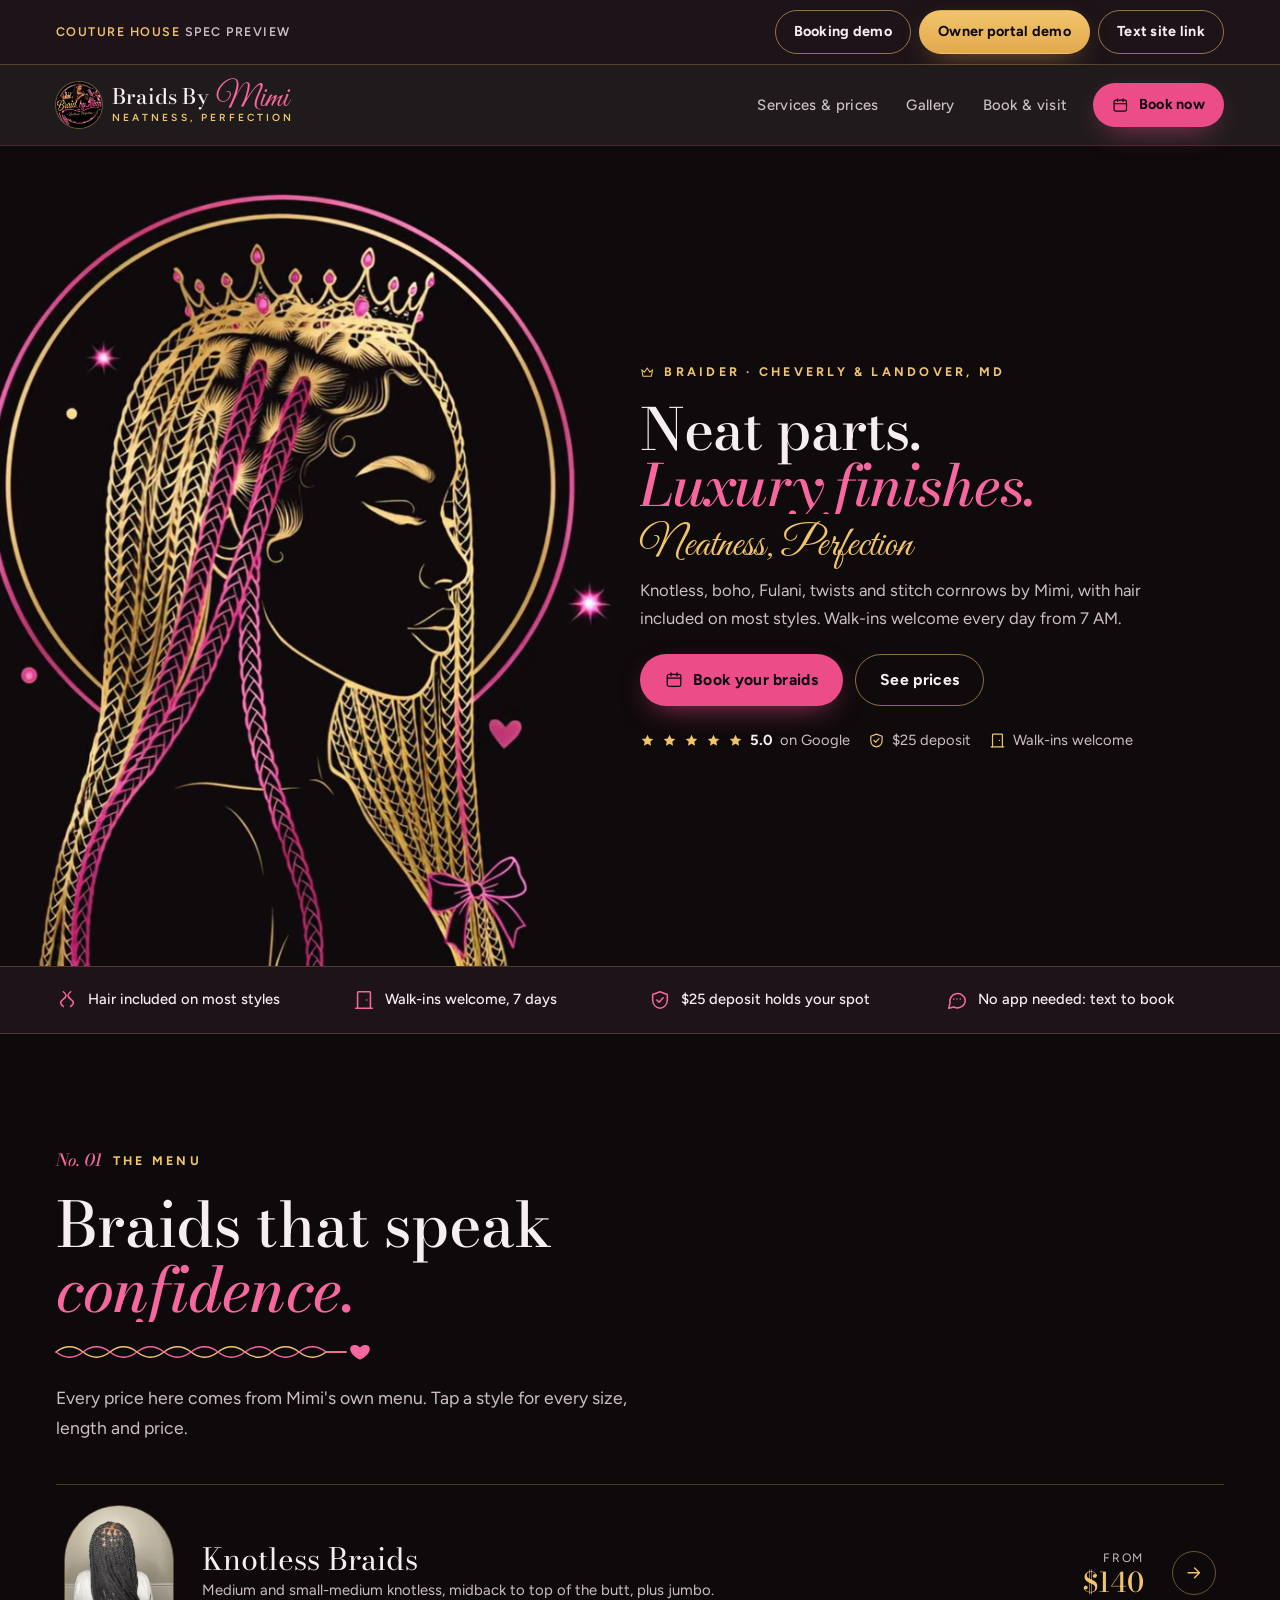
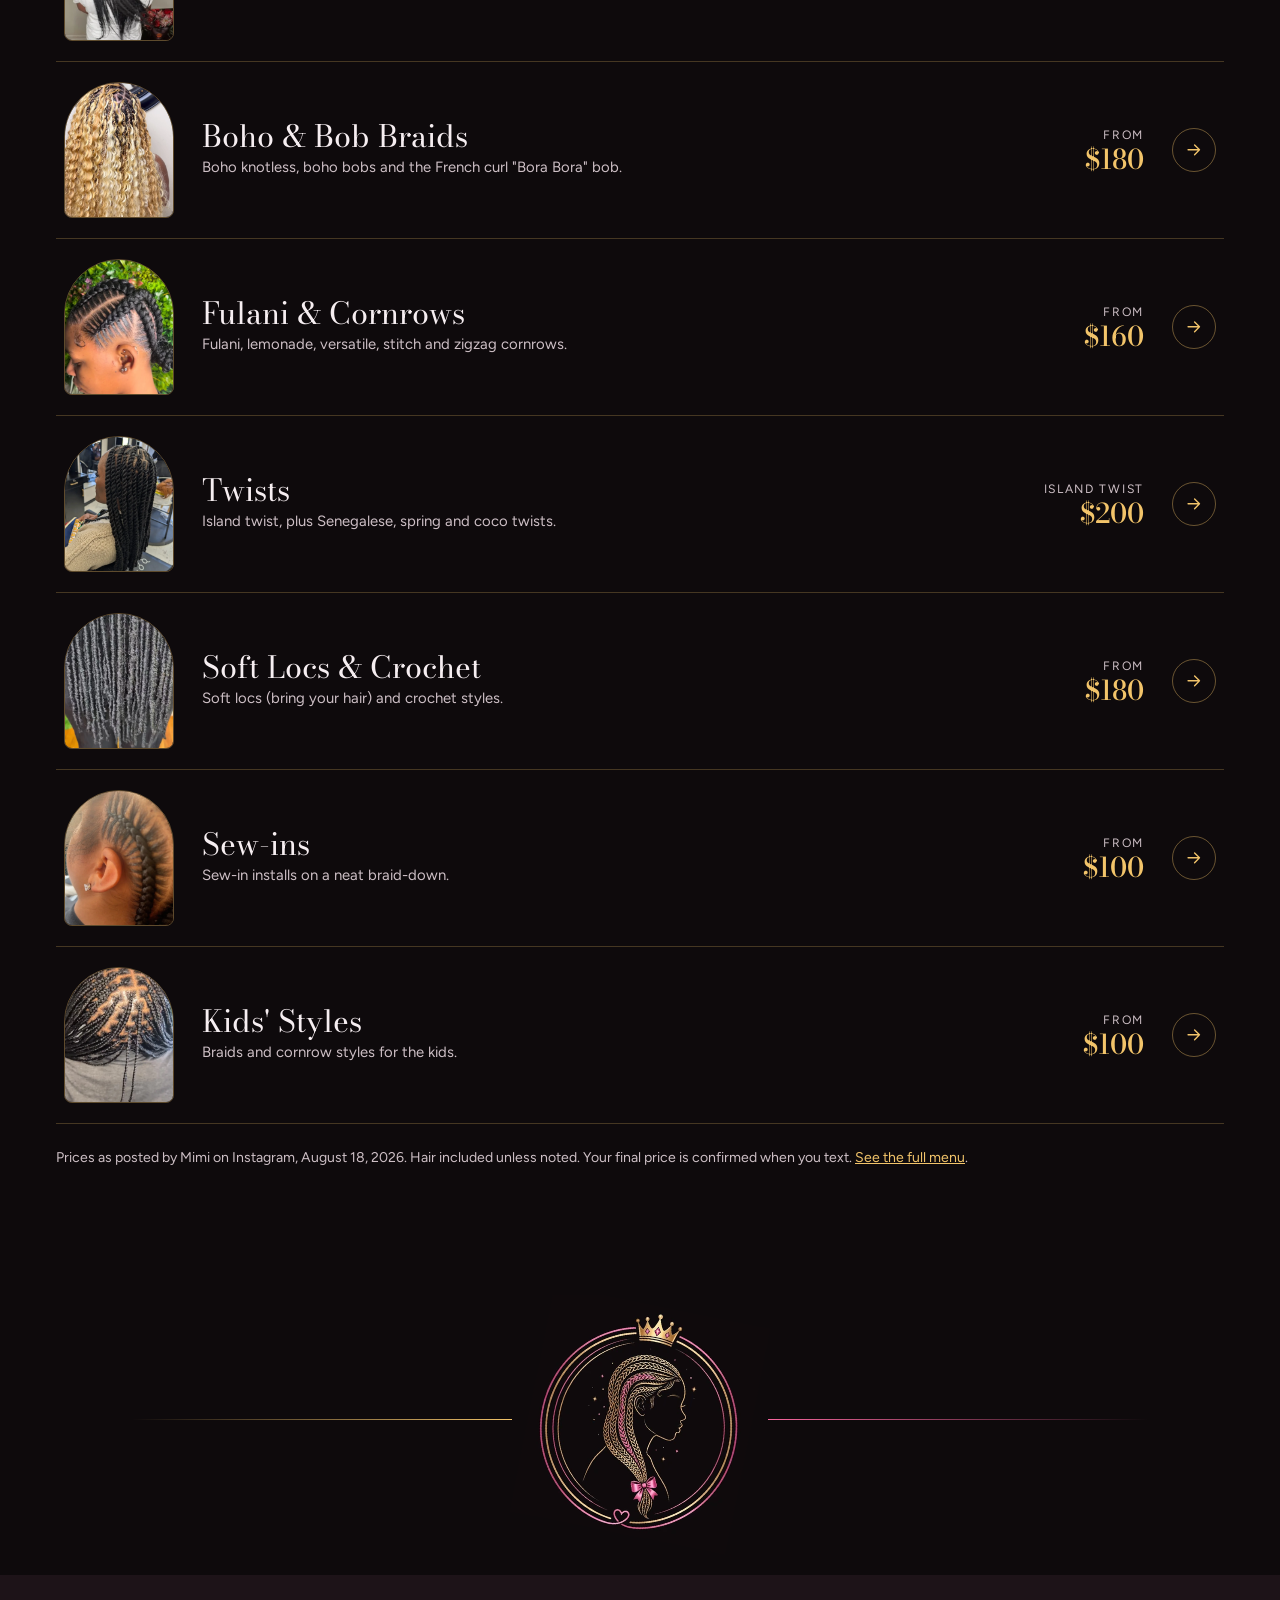
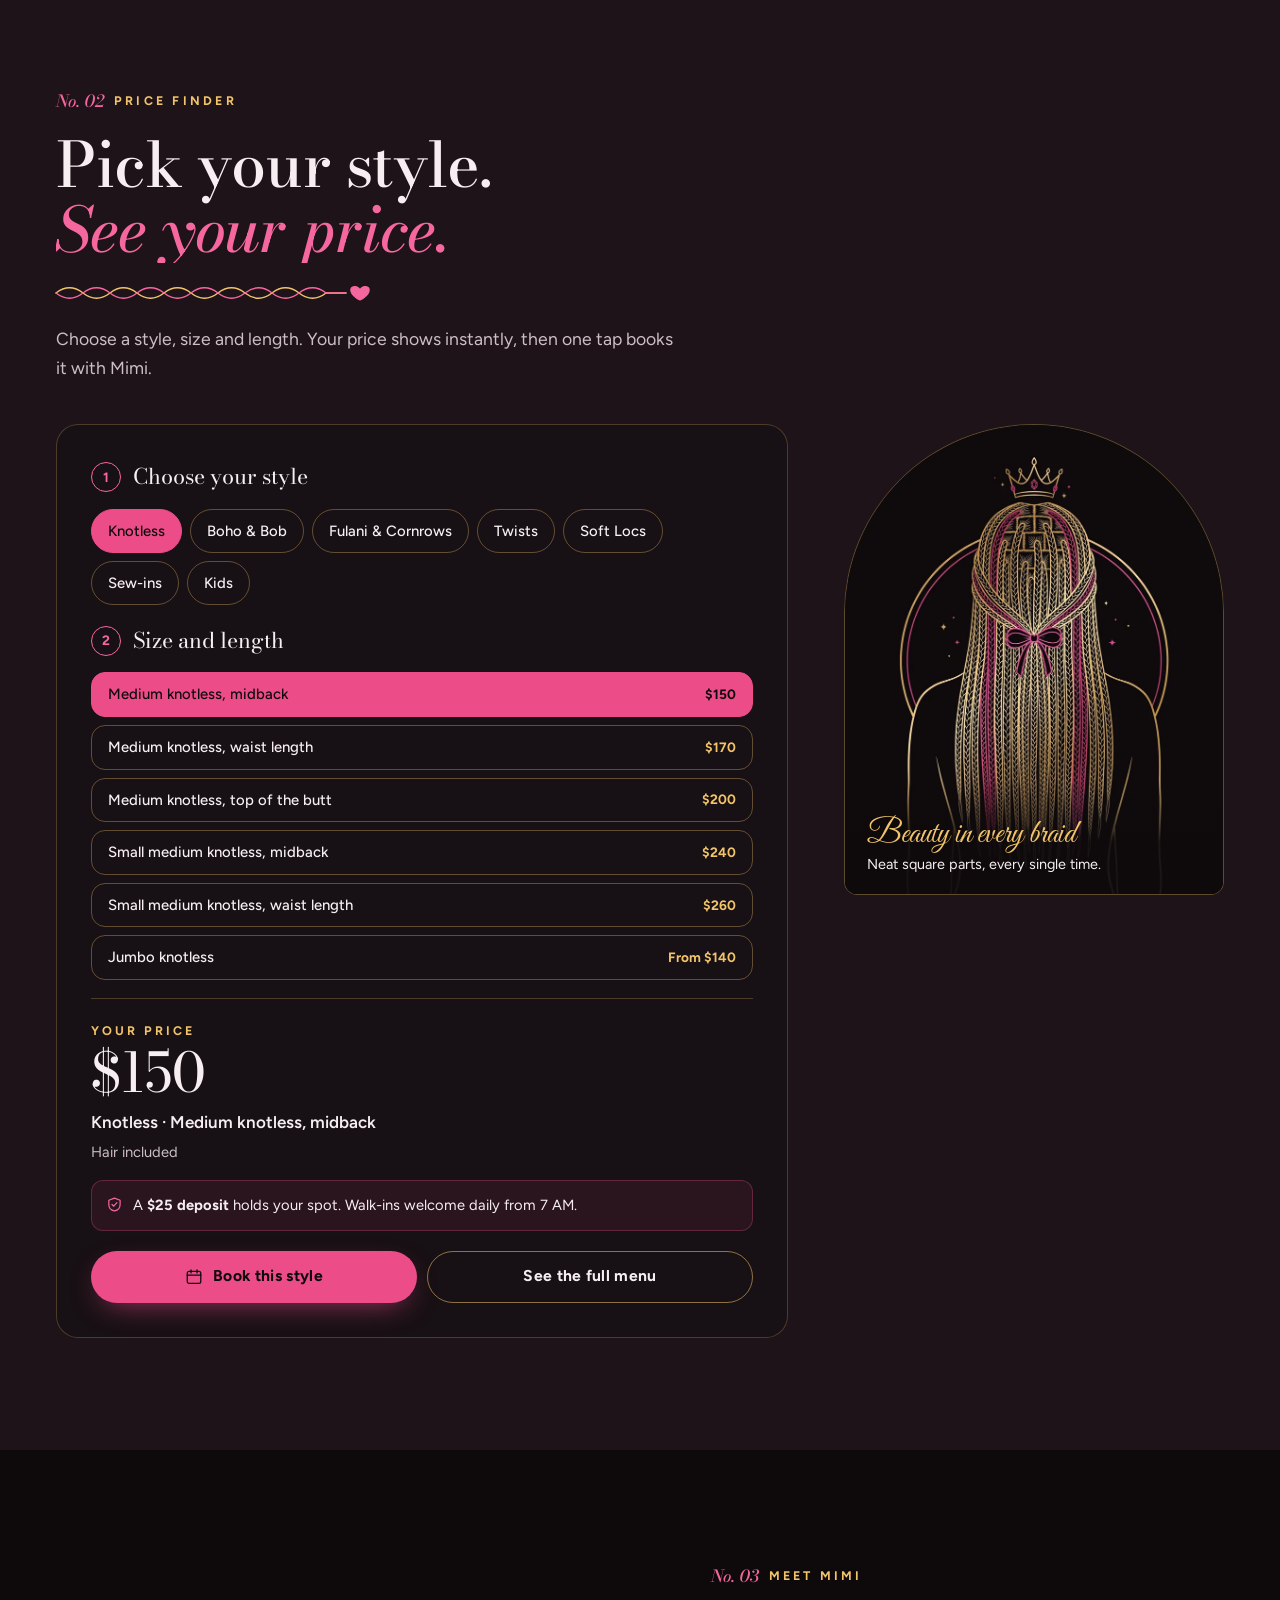
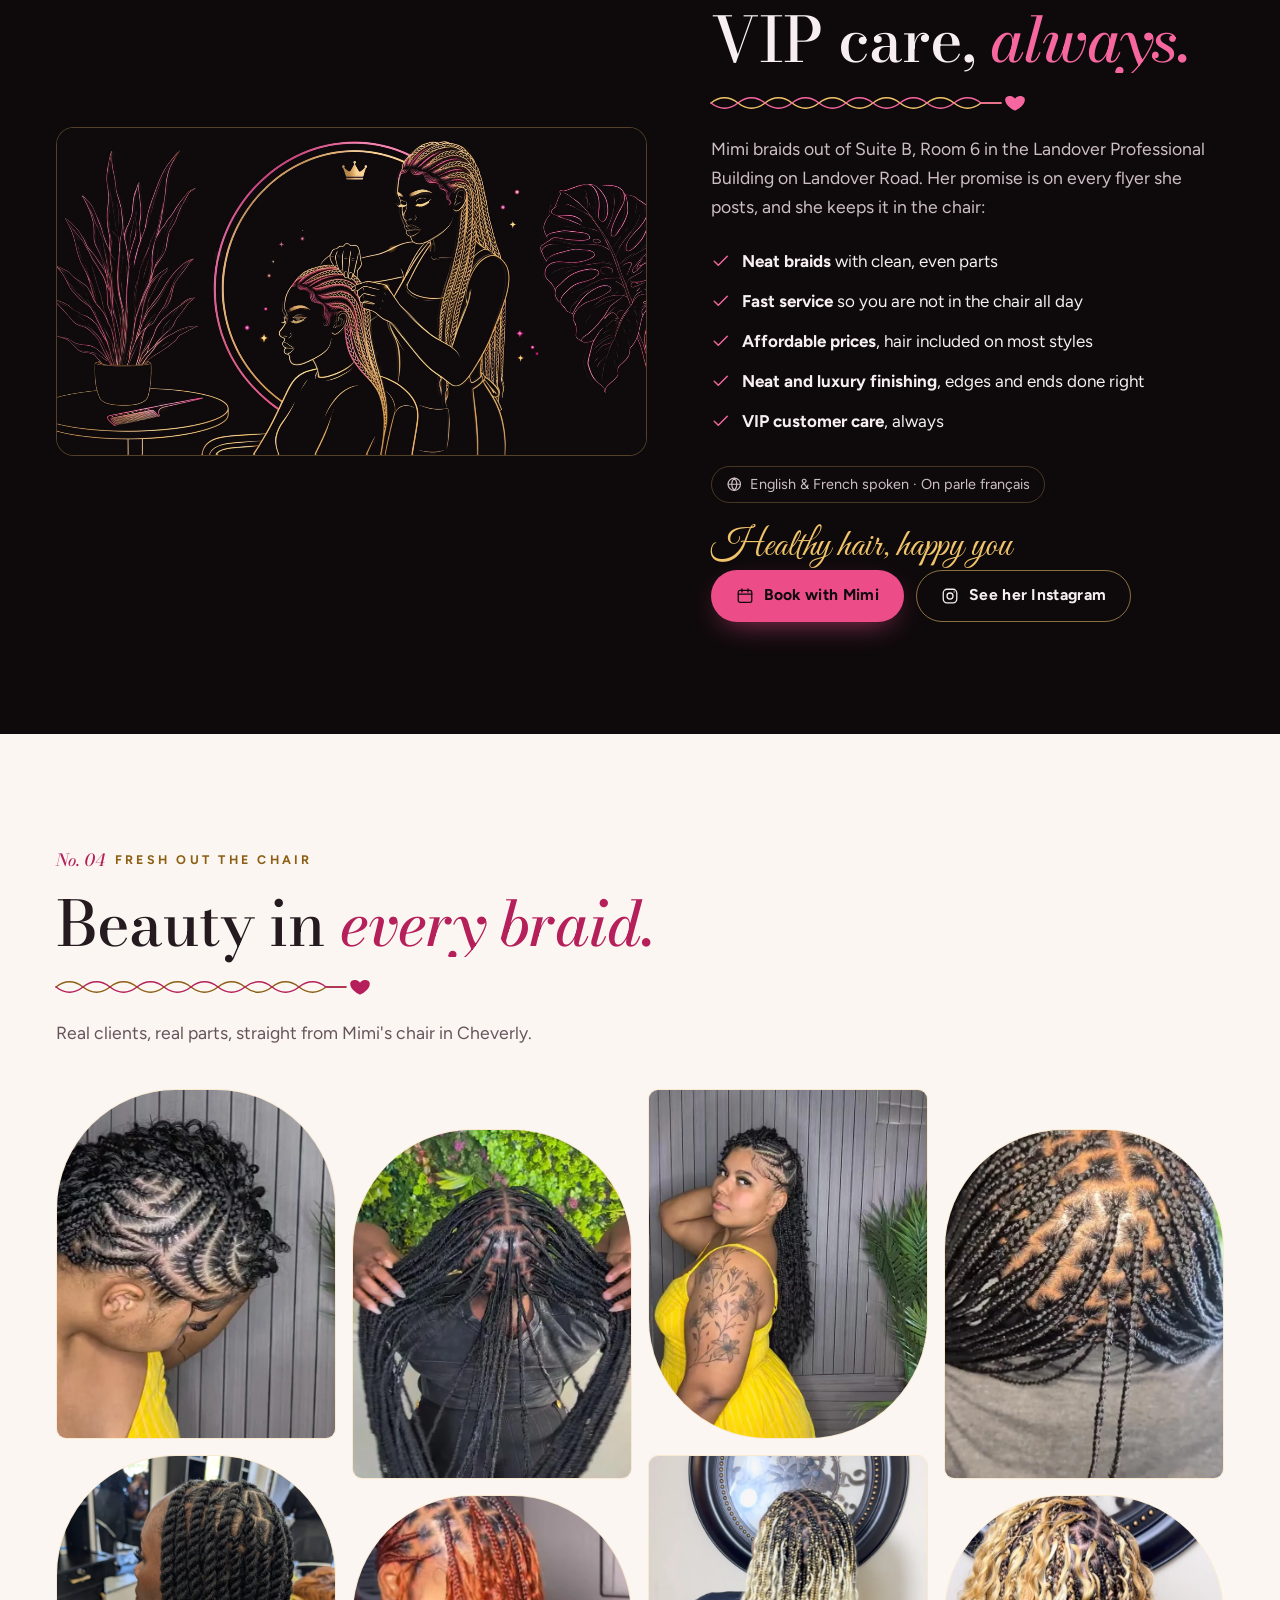
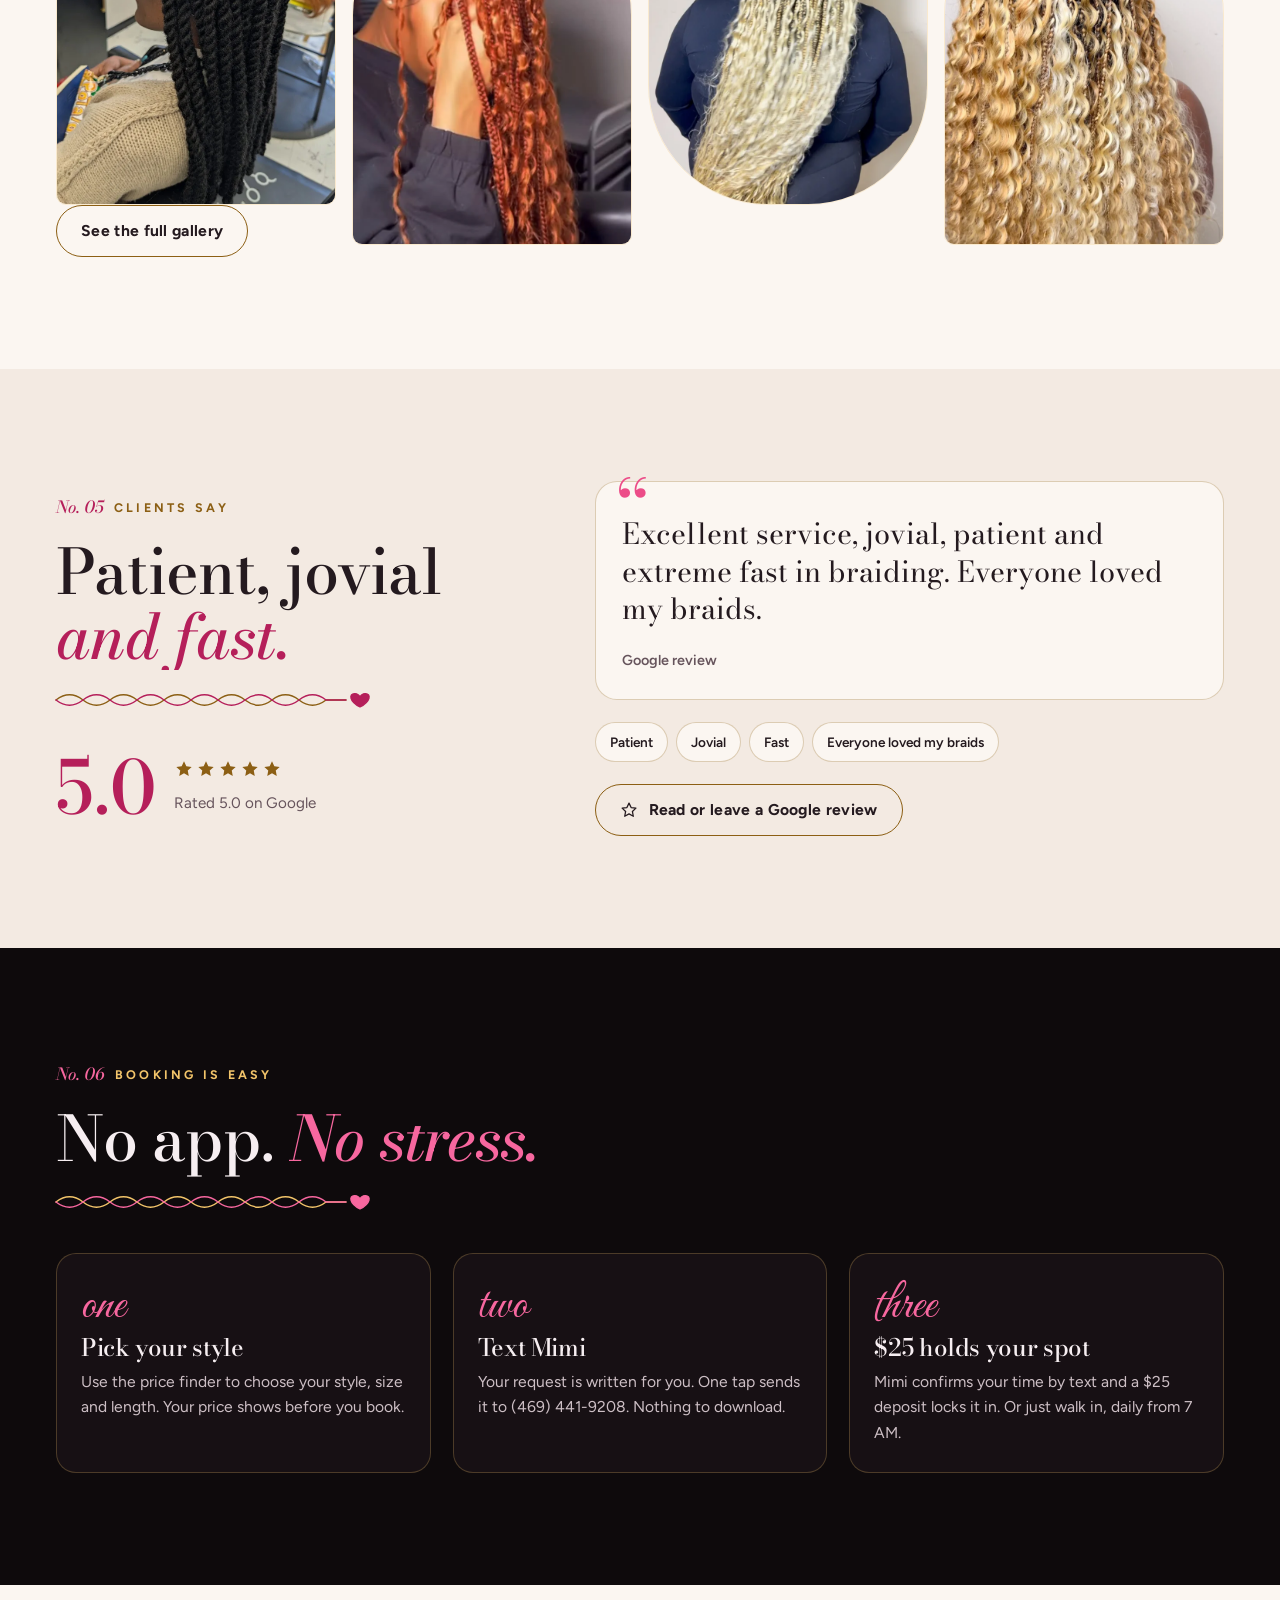
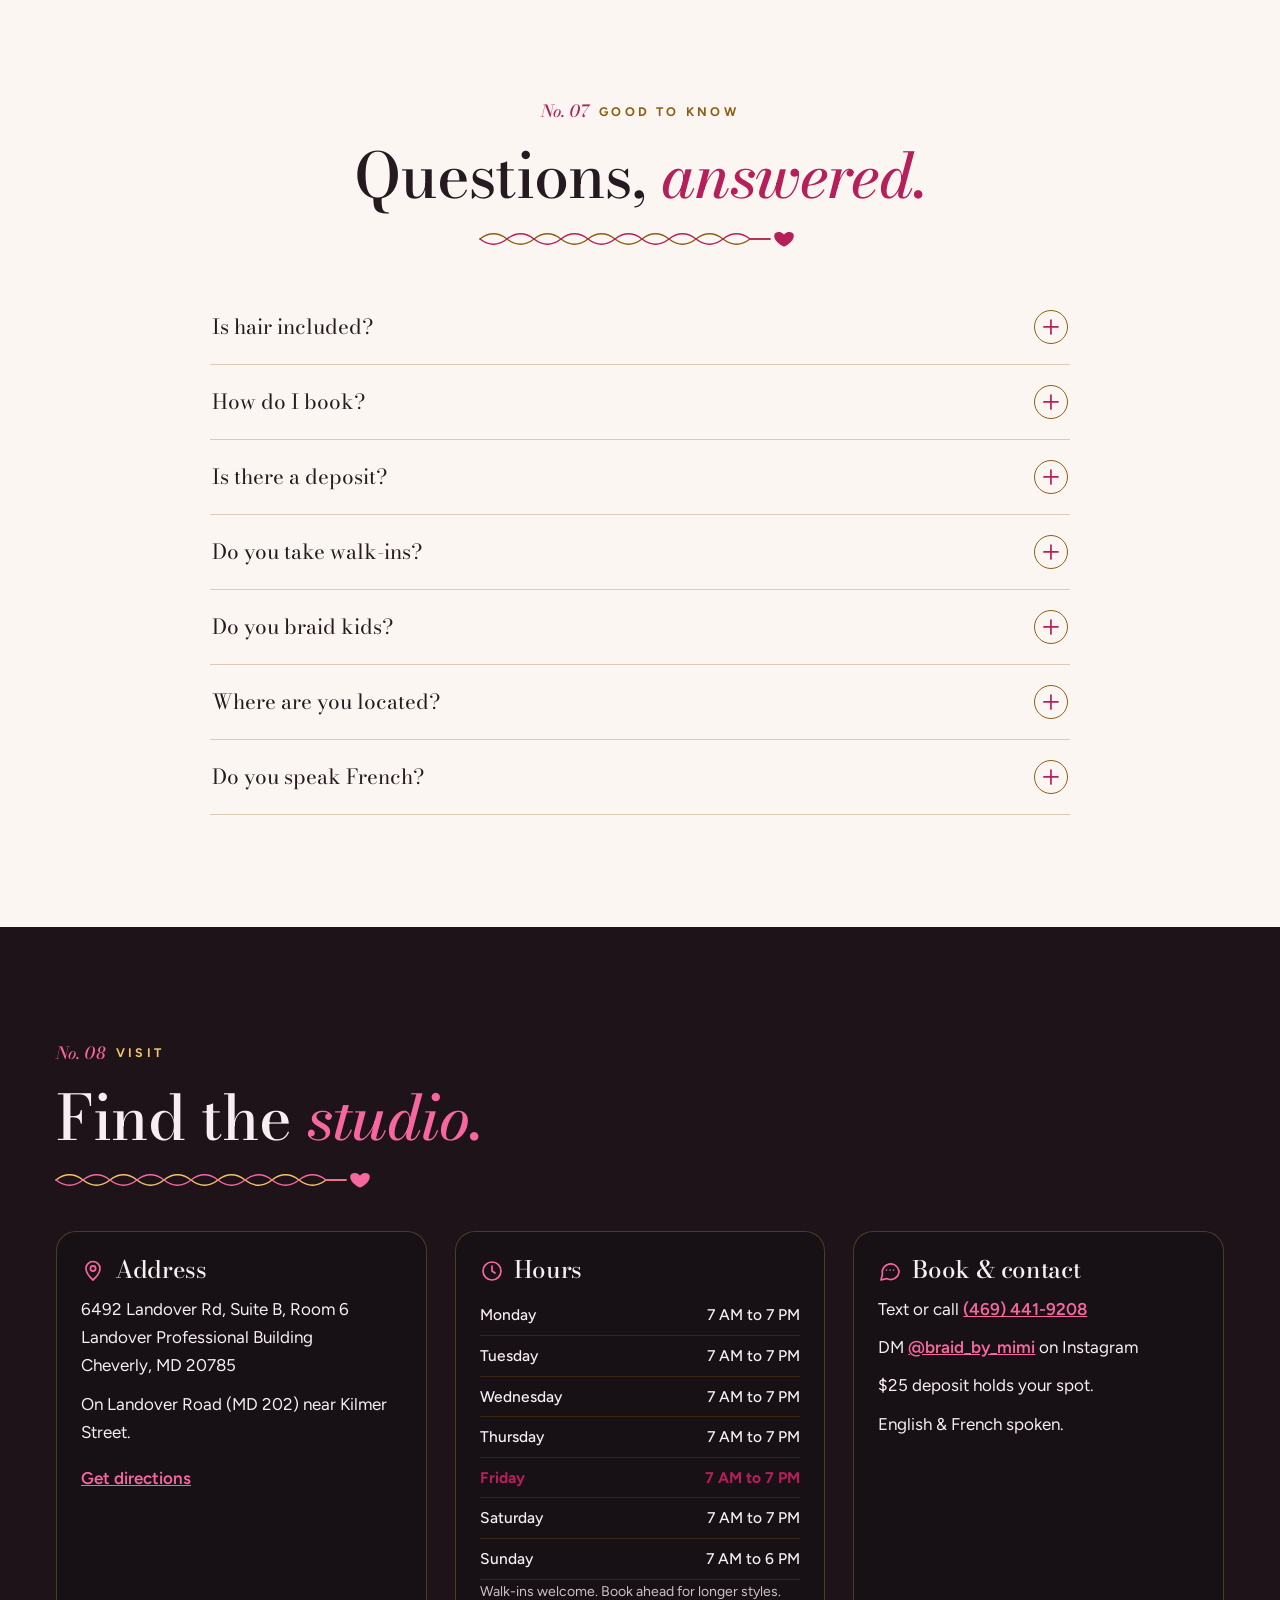
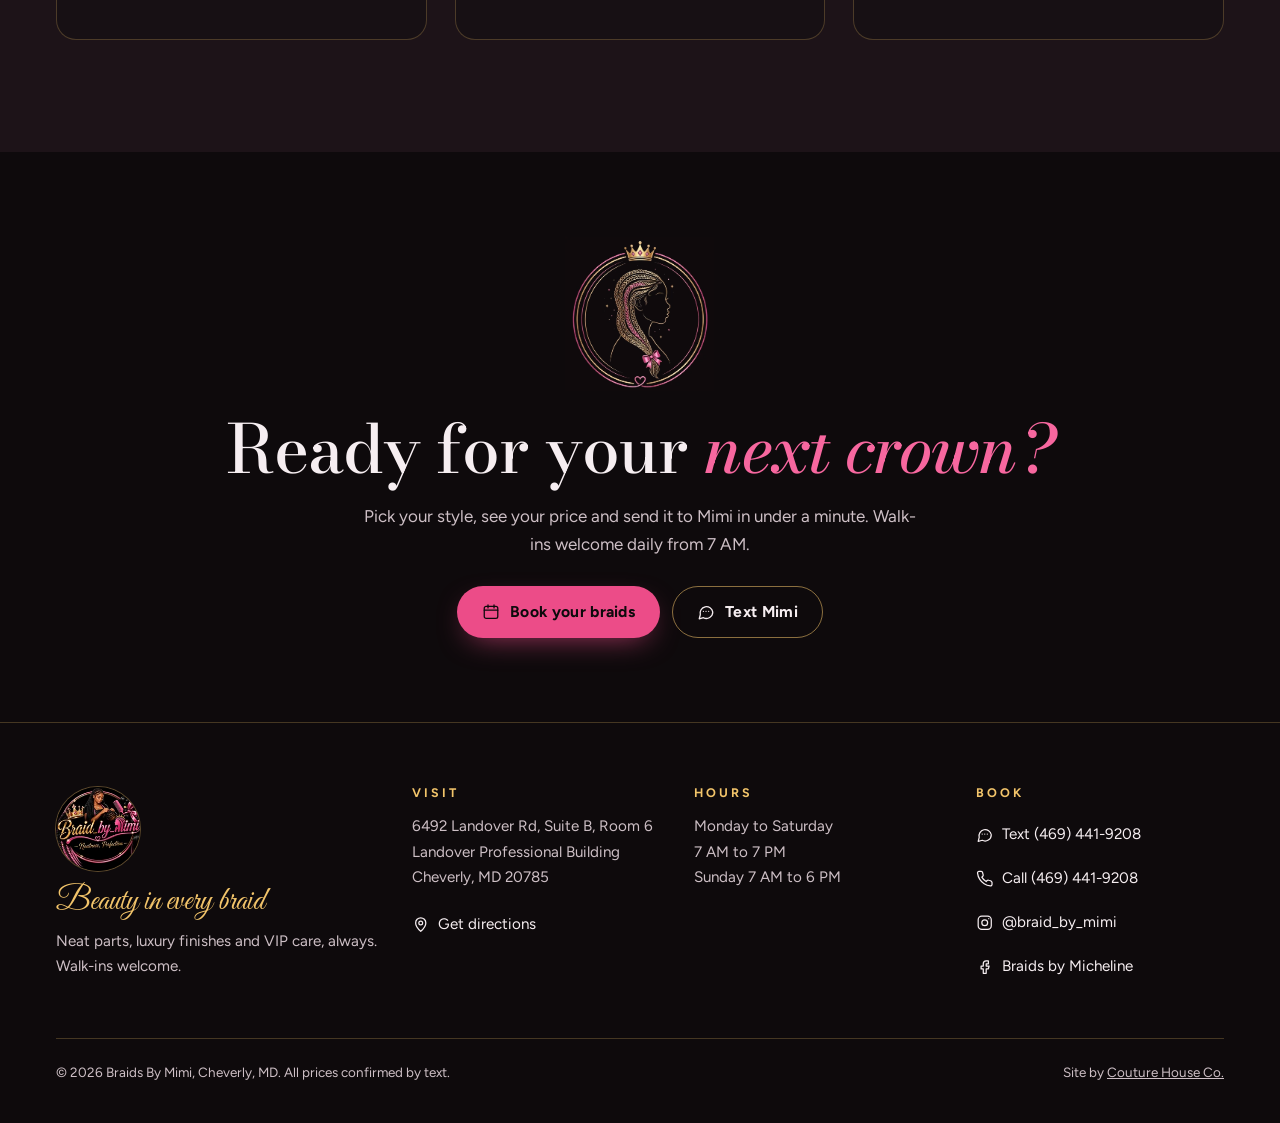
<file: index.html>
<!doctype html>
<html lang="en" class="no-js">
<head>
<meta charset="utf-8">
<meta name="viewport" content="width=device-width, initial-scale=1, viewport-fit=cover">
<title>Knotless &amp; Boho Braids in Cheverly, MD | Braids By Mimi</title>
<meta name="description" content="Knotless, boho, Fulani and twist braids by Mimi in Cheverly and Landover, MD. Hair included on most styles, walk-ins welcome, $25 deposit.">
<link rel="canonical" href="https://braids-by-mimi-website.netlify.app/">
<meta name="theme-color" content="#0E0A0C">
<meta name="format-detection" content="telephone=no">
<meta name="robots" content="index, follow, max-image-preview:large">
<meta property="og:type" content="website">
<meta property="og:site_name" content="Braids By Mimi">
<meta property="og:title" content="Knotless &amp; Boho Braids in Cheverly, MD | Braids By Mimi">
<meta property="og:description" content="Knotless, boho, Fulani and twist braids by Mimi in Cheverly and Landover, MD. Hair included on most styles, walk-ins welcome, $25 deposit.">
<meta property="og:url" content="https://braids-by-mimi-website.netlify.app/">
<meta property="og:image" content="https://braids-by-mimi-website.netlify.app/assets/img/share.jpg">
<meta property="og:image:width" content="1200">
<meta property="og:image:height" content="630">
<meta property="og:image:alt" content="Braids By Mimi, Cheverly MD: gold and pink line drawing of a woman with knotless braids and a crown. Neat parts, luxury finishes.">
<meta property="og:locale" content="en_US">
<meta name="twitter:card" content="summary_large_image">
<meta name="twitter:title" content="Knotless &amp; Boho Braids in Cheverly, MD | Braids By Mimi">
<meta name="twitter:description" content="Knotless, boho, Fulani and twist braids by Mimi in Cheverly and Landover, MD. Hair included on most styles, walk-ins welcome, $25 deposit.">
<meta name="twitter:image" content="https://braids-by-mimi-website.netlify.app/assets/img/share.jpg">
<link rel="icon" href="assets/img/favicon.svg" type="image/svg+xml">
<link rel="icon" href="assets/img/favicon-32.png" sizes="32x32" type="image/png">
<link rel="apple-touch-icon" href="assets/img/apple-touch-icon.png">
<link rel="manifest" href="site.webmanifest">
<link rel="preload" href="assets/fonts/bodoni-moda-latin-wght-normal.woff2" as="font" type="font/woff2" crossorigin>
<link rel="preload" href="assets/fonts/figtree-latin-wght-normal.woff2" as="font" type="font/woff2" crossorigin>
<link rel="preload" as="image" href="assets/img/line-hero-desktop-1600.webp" imagesrcset="assets/img/line-hero-desktop-1600.webp 1600w, assets/img/line-hero-desktop-2400.webp 2400w" imagesizes="100vw" media="(min-width: 640px) and (min-aspect-ratio: 7/5)" fetchpriority="high">
<link rel="preload" as="image" href="assets/img/line-hero-phone-720.webp" imagesrcset="assets/img/line-hero-phone-720.webp 720w, assets/img/line-hero-phone-1080.webp 1080w" imagesizes="(min-width: 640px) 640px, 100vw" media="not all and (min-width: 640px) and (min-aspect-ratio: 7/5)" fetchpriority="high">
<link rel="stylesheet" href="assets/css/fonts.css?v=20261105e">
<link rel="stylesheet" href="assets/css/site.css?v=20261105e">
<script src="assets/js/js-flag.js?v=20261105e"></script>
<script src="assets/js/site.js?v=20261105e" defer></script>
<script type="application/ld+json">{"@context":"https://schema.org","@type":"HairSalon","@id":"https://braids-by-mimi-website.netlify.app/#salon","name":"Braids By Mimi","alternateName":["Braid_by_mimi","Braids by Micheline"],"url":"https://braids-by-mimi-website.netlify.app/","logo":"https://braids-by-mimi-website.netlify.app/assets/img/braids-by-mimi-logo-480.webp","image":["https://braids-by-mimi-website.netlify.app/assets/img/share.jpg","https://braids-by-mimi-website.netlify.app/assets/img/golden-boho-curls-1080.webp"],"description":"Knotless, boho, Fulani, twists and stitch cornrow braids by Mimi in Cheverly and Landover, MD. Hair included on most styles. Walk-ins welcome. $25 deposit.","telephone":"+1-469-441-9208","address":{"@type":"PostalAddress","streetAddress":"6492 Landover Rd, Suite B, Room 6","addressLocality":"Cheverly","addressRegion":"MD","postalCode":"20785","addressCountry":"US"},"geo":{"@type":"GeoCoordinates","latitude":38.9328093,"longitude":-76.9028936},"hasMap":"https://www.google.com/maps/search/?api=1&query=Braids+By+Mimi+6492+Landover+Rd+Cheverly+MD+20785","openingHoursSpecification":[{"@type":"OpeningHoursSpecification","dayOfWeek":["Monday","Tuesday","Wednesday","Thursday","Friday","Saturday"],"opens":"07:00","closes":"19:00"},{"@type":"OpeningHoursSpecification","dayOfWeek":"Sunday","opens":"07:00","closes":"18:00"}],"areaServed":[{"@type":"City","name":"Cheverly"},{"@type":"City","name":"Landover"},{"@type":"City","name":"Hyattsville"},{"@type":"City","name":"Bladensburg"},{"@type":"City","name":"New Carrollton"},{"@type":"City","name":"Washington"}],"knowsLanguage":["en","fr"],"priceRange":"$15-$260","currenciesAccepted":"USD","sameAs":["https://www.instagram.com/braid_by_mimi/","https://www.facebook.com/profile.php?id=61550988362454"],"potentialAction":{"@type":"ReserveAction","target":"https://braids-by-mimi-website.netlify.app/book.html","name":"Request an appointment"},"hasOfferCatalog":{"@type":"OfferCatalog","name":"Braids By Mimi menu (Instagram, Aug 18 2026)","itemListElement":[{"@type":"OfferCatalog","name":"Knotless Braids","itemListElement":[{"@type":"Offer","itemOffered":{"@type":"Service","name":"Medium knotless, midback","description":"Hair included"},"price":"150","priceCurrency":"USD"},{"@type":"Offer","itemOffered":{"@type":"Service","name":"Medium knotless, waist length","description":"Hair included"},"price":"170","priceCurrency":"USD"},{"@type":"Offer","itemOffered":{"@type":"Service","name":"Medium knotless, top of the butt","description":"Hair included"},"price":"200","priceCurrency":"USD"},{"@type":"Offer","itemOffered":{"@type":"Service","name":"Small medium knotless, midback","description":"Hair included"},"price":"240","priceCurrency":"USD"},{"@type":"Offer","itemOffered":{"@type":"Service","name":"Small medium knotless, waist length","description":"Hair included"},"price":"260","priceCurrency":"USD"},{"@type":"Offer","itemOffered":{"@type":"Service","name":"Jumbo knotless","description":"Starting price, confirmed by text"},"priceSpecification":{"@type":"PriceSpecification","minPrice":140,"priceCurrency":"USD"}}]},{"@type":"OfferCatalog","name":"Boho & Bob Braids","itemListElement":[{"@type":"Offer","itemOffered":{"@type":"Service","name":"Medium bob boho","description":"Hair included"},"price":"180","priceCurrency":"USD"},{"@type":"Offer","itemOffered":{"@type":"Service","name":"Medium knotless boho, midback","description":"Hair included"},"price":"200","priceCurrency":"USD"},{"@type":"Offer","itemOffered":{"@type":"Service","name":"Small medium boho","description":"Hair included"},"price":"200","priceCurrency":"USD"},{"@type":"Offer","itemOffered":{"@type":"Service","name":"Bob French curl / Bora Bora braids","description":"Hair included"},"price":"260","priceCurrency":"USD"}]},{"@type":"OfferCatalog","name":"Fulani & Cornrows","itemListElement":[{"@type":"Offer","itemOffered":{"@type":"Service","name":"Fulani braids","description":"$180 to $200 depending on length"},"priceSpecification":{"@type":"PriceSpecification","minPrice":180,"priceCurrency":"USD"}},{"@type":"Offer","itemOffered":{"@type":"Service","name":"Lemonade cornrows","description":"Starting price"},"priceSpecification":{"@type":"PriceSpecification","minPrice":160,"priceCurrency":"USD"}},{"@type":"Offer","itemOffered":{"@type":"Service","name":"Versatile cornrows","description":"Starting price"},"priceSpecification":{"@type":"PriceSpecification","minPrice":200,"priceCurrency":"USD"}},{"@type":"Offer","itemOffered":{"@type":"Service","name":"Stitch cornrows","description":"$15 each"},"price":"15","priceCurrency":"USD"},{"@type":"Offer","itemOffered":{"@type":"Service","name":"Zigzag cornrows","description":"$20 each"},"price":"20","priceCurrency":"USD"}]},{"@type":"OfferCatalog","name":"Twists","itemListElement":[{"@type":"Offer","itemOffered":{"@type":"Service","name":"Medium island twist, waist length","description":"Hair included"},"price":"200","priceCurrency":"USD"},{"@type":"Offer","itemOffered":{"@type":"Service","name":"Senegalese twist","description":"Text Mimi for your price"}},{"@type":"Offer","itemOffered":{"@type":"Service","name":"Spring twist","description":"Text Mimi for your price"}},{"@type":"Offer","itemOffered":{"@type":"Service","name":"Coco twist","description":"Text Mimi for your price"}}]},{"@type":"OfferCatalog","name":"Soft Locs & Crochet","itemListElement":[{"@type":"Offer","itemOffered":{"@type":"Service","name":"Soft locs (hair not included)","description":"Starting price, hair not included"},"priceSpecification":{"@type":"PriceSpecification","minPrice":180,"priceCurrency":"USD"}},{"@type":"Offer","itemOffered":{"@type":"Service","name":"Crochet","description":"Text Mimi for your price"}}]},{"@type":"OfferCatalog","name":"Sew-ins","itemListElement":[{"@type":"Offer","itemOffered":{"@type":"Service","name":"Sew-in","description":"Starting price"},"priceSpecification":{"@type":"PriceSpecification","minPrice":100,"priceCurrency":"USD"}}]},{"@type":"OfferCatalog","name":"Kids' Styles","itemListElement":[{"@type":"Offer","itemOffered":{"@type":"Service","name":"Kids' hairstyle","description":"Starting price, by style"},"priceSpecification":{"@type":"PriceSpecification","minPrice":100,"priceCurrency":"USD"}}]}]}}</script>
<script type="application/ld+json">{"@context":"https://schema.org","@type":"FAQPage","mainEntity":[{"@type":"Question","name":"Is hair included?","acceptedAnswer":{"@type":"Answer","text":"Yes on most styles. Knotless, boho, bob, island twist, Fulani and cornrow prices on the menu include hair. Soft locs are priced with hair not included. Not sure? Ask when you text Mimi."}},{"@type":"Question","name":"How do I book?","acceptedAnswer":{"@type":"Answer","text":"Use the booking request on this site, text or call (469) 441-9208, or DM @braid_by_mimi on Instagram. There is no app to download."}},{"@type":"Question","name":"Is there a deposit?","acceptedAnswer":{"@type":"Answer","text":"Yes. A $25 deposit holds your appointment. Mimi confirms your day and time by text."}},{"@type":"Question","name":"Do you take walk-ins?","acceptedAnswer":{"@type":"Answer","text":"Yes, walk-ins are welcome. Hours are 7 AM to 7 PM Monday to Saturday and 7 AM to 6 PM on Sunday. Booking ahead guarantees your spot for longer styles."}},{"@type":"Question","name":"Do you braid kids?","acceptedAnswer":{"@type":"Answer","text":"Yes. Kids' styles start at $100, depending on the style."}},{"@type":"Question","name":"Where are you located?","acceptedAnswer":{"@type":"Answer","text":"6492 Landover Rd, Suite B, Room 6 in the Landover Professional Building, Cheverly, MD 20785, on Landover Road (MD 202) near Kilmer Street."}},{"@type":"Question","name":"Do you speak French?","acceptedAnswer":{"@type":"Answer","text":"Oui. Mimi speaks English and French."}}]}</script>
</head>
<body>
<div class="progress" aria-hidden="true"><span></span></div>
<a class="skip" href="#main">Skip to content</a>
<aside class="spec-bar" aria-label="Couture House demo links">
  <div class="wrap spec-bar-in">
    <p class="spec-bar-label"><span>Couture House</span> spec preview</p>
    <div class="spec-bar-btns">
      <a class="btn btn-sm btn-line" href="book.html#builder">Booking demo</a>
      <a class="btn btn-sm btn-gold" href="owner.html">Owner portal demo</a>
      <a class="btn btn-sm btn-line" data-sms-site href="#">Text site link</a>
    </div>
  </div>
</aside>
<header class="site-header">
  <div class="wrap hdr">
    <a class="brand" href="index.html" aria-current="page" aria-label="Braids By Mimi, home"><img class="brand-logo" src="assets/img/braids-by-mimi-logo-160.webp" width="160" height="160" alt=""><span class="wm"><span class="wm-name">Braids By <i>Mimi</i></span><span class="wm-sub">Neatness, Perfection</span></span></a>
    <nav class="nav-d" aria-label="Main"><ul><li><a href="services.html">Services &amp; prices</a></li><li><a href="gallery.html">Gallery</a></li><li><a href="book.html">Book &amp; visit</a></li></ul></nav>
    <a class="btn btn-pink btn-sm hdr-cta" href="book.html#builder"><svg class="icon" viewBox="0 0 24 24" aria-hidden="true" focusable="false"><rect x="3" y="4.5" width="18" height="16" rx="2.5"/><path d="M3 9.5h18M8 2.5v4M16 2.5v4"/></svg>Book now</a>
    <button class="menu-btn" type="button" aria-expanded="false" aria-controls="mnav"><span class="bars" aria-hidden="true"><span></span><span></span></span>Menu</button>
  </div>
</header>
<div class="mnav" id="mnav" role="dialog" aria-modal="true" aria-label="Site menu" hidden>
  <div class="mnav-top"><span class="brand"><img class="brand-logo" src="assets/img/braids-by-mimi-logo-160.webp" width="160" height="160" alt=""><span class="wm"><span class="wm-name">Braids By <i>Mimi</i></span><span class="wm-sub">Neatness, Perfection</span></span></span><button class="mnav-close" type="button" aria-label="Close menu"><svg class="icon" viewBox="0 0 24 24" aria-hidden="true" focusable="false"><path d="M6 6l12 12M18 6 6 18"/></svg></button></div>
  <nav aria-label="Mobile"><ul><li><a href="index.html" aria-current="page">Home<span>Welcome</span></a></li><li><a href="services.html">Services &amp; prices<span>Menu</span></a></li><li><a href="gallery.html">Gallery<span>Photos</span></a></li><li><a href="book.html">Book &amp; visit<span>Book</span></a></li></ul></nav>
  <div class="mnav-foot">
    <a class="btn btn-pink" href="book.html#builder"><svg class="icon" viewBox="0 0 24 24" aria-hidden="true" focusable="false"><rect x="3" y="4.5" width="18" height="16" rx="2.5"/><path d="M3 9.5h18M8 2.5v4M16 2.5v4"/></svg>Book your braids</a>
    <a class="btn btn-line" href="sms:+14694419208"><svg class="icon" viewBox="0 0 24 24" aria-hidden="true" focusable="false"><path d="M21 12a8.5 8.5 0 0 1-12.4 7.6L3 21l1.4-5.4A8.5 8.5 0 1 1 21 12z"/><path d="M8.5 11h.01M12 11h.01M15.5 11h.01"/></svg>Text Mimi (469) 441-9208</a>
    <p>6492 Landover Rd, Suite B, Room 6<br>Cheverly, MD 20785</p>
  </div>
</div>
<main id="main" tabindex="-1">
<section class="hero" aria-labelledby="hero-h">
  <div class="hero-art"><div class="art-box art-box--hero" data-loop data-mq="(min-width: 640px) and (min-aspect-ratio: 7/5)" data-d="assets/video/line-hero-desktop" data-m="assets/video/line-hero-phone"><picture><source media="(min-width: 640px) and (min-aspect-ratio: 7/5)" srcset="assets/img/line-hero-desktop-1600.webp 1600w, assets/img/line-hero-desktop-2400.webp 2400w" sizes="100vw" width="1600" height="890"><img class="art-poster" src="assets/img/line-hero-phone-720.webp" srcset="assets/img/line-hero-phone-720.webp 720w, assets/img/line-hero-phone-1080.webp 1080w" sizes="(min-width: 640px) 640px, 100vw" width="720" height="654" alt="Gold and pink line drawing of a woman in profile with long knotless braids, a jeweled crown and a pink bow, framed by a double ring" fetchpriority="high" decoding="async"></picture><video class="art-video" muted playsinline loop preload="none" disablepictureinpicture aria-hidden="true" tabindex="-1"></video><div class="glints" aria-hidden="true"><span class="glint" data-x="29.9" data-y="18.4" data-mx="60.9" data-my="10"></span><span class="glint glint--p" data-x="42.5" data-y="56.5" data-mx="88.3" data-my="41"></span><span class="glint" data-x="12" data-y="37.6" data-mx="15.7" data-my="24"></span><span class="glint glint--p" data-x="38" data-y="87.8" data-mx="78.9" data-my="64.5"></span></div></div><div class="hero-fade" aria-hidden="true"></div></div>
  <div class="wrap hero-inner">
    <div class="hero-copy">
      <p class="stamp h-in d1"><svg class="icon" viewBox="0 0 24 24" aria-hidden="true" focusable="false"><path d="M3 8l4.5 4 4.5-7 4.5 7L21 8l-2 11H5z"/></svg>Braider · Cheverly &amp; Landover, MD</p>
      <h1 id="hero-h" class="h-in d1">Neat parts. <em class="foil">Luxury finishes.</em></h1>
      <p class="hero-tag h-in d2">Neatness, Perfection</p>
      <p class="hero-lede h-in d2">Knotless, boho, Fulani, twists and stitch cornrows by Mimi, with hair included on most styles. Walk-ins welcome every day from 7 AM.</p>
      <div class="btns h-in d3"><a class="btn btn-pink" href="book.html#builder"><svg class="icon" viewBox="0 0 24 24" aria-hidden="true" focusable="false"><rect x="3" y="4.5" width="18" height="16" rx="2.5"/><path d="M3 9.5h18M8 2.5v4M16 2.5v4"/></svg>Book your braids</a><a class="btn btn-line" href="services.html">See prices</a></div>
      <div class="proof h-in d4"><span><span class="stars" aria-hidden="true"><svg viewBox="0 0 24 24" focusable="false"><path d="M12 2.8l2.8 5.9 6.4.8-4.7 4.4 1.2 6.4L12 17.2l-5.7 3.1 1.2-6.4L2.8 9.5l6.4-.8z"/></svg><svg viewBox="0 0 24 24" focusable="false"><path d="M12 2.8l2.8 5.9 6.4.8-4.7 4.4 1.2 6.4L12 17.2l-5.7 3.1 1.2-6.4L2.8 9.5l6.4-.8z"/></svg><svg viewBox="0 0 24 24" focusable="false"><path d="M12 2.8l2.8 5.9 6.4.8-4.7 4.4 1.2 6.4L12 17.2l-5.7 3.1 1.2-6.4L2.8 9.5l6.4-.8z"/></svg><svg viewBox="0 0 24 24" focusable="false"><path d="M12 2.8l2.8 5.9 6.4.8-4.7 4.4 1.2 6.4L12 17.2l-5.7 3.1 1.2-6.4L2.8 9.5l6.4-.8z"/></svg><svg viewBox="0 0 24 24" focusable="false"><path d="M12 2.8l2.8 5.9 6.4.8-4.7 4.4 1.2 6.4L12 17.2l-5.7 3.1 1.2-6.4L2.8 9.5l6.4-.8z"/></svg></span><b>5.0</b> on Google</span><span><svg class="icon" viewBox="0 0 24 24" aria-hidden="true" focusable="false"><path d="M12 3l8 3v6c0 4.6-3.3 8.3-8 9-4.7-.7-8-4.4-8-9V6z"/><path d="M8.5 12l2.5 2.5 4.5-5"/></svg>$25 deposit</span><span><svg class="icon" viewBox="0 0 24 24" aria-hidden="true" focusable="false"><path d="M5 21V4a1 1 0 0 1 1-1h12a1 1 0 0 1 1 1v17"/><path d="M3 21h18M15 12h.01"/></svg>Walk-ins welcome</span></div>
    </div>
  </div>
</section>
<div class="facts"><ul>
  <li><svg class="icon" viewBox="0 0 24 24" aria-hidden="true" focusable="false"><path d="M8 3c4 3 4 5 0 8s-4 5 0 8M16 3c-4 3-4 5 0 8s4 5 0 8"/></svg>Hair included on most styles</li>
  <li><svg class="icon" viewBox="0 0 24 24" aria-hidden="true" focusable="false"><path d="M5 21V4a1 1 0 0 1 1-1h12a1 1 0 0 1 1 1v17"/><path d="M3 21h18M15 12h.01"/></svg>Walk-ins welcome, 7 days</li>
  <li><svg class="icon" viewBox="0 0 24 24" aria-hidden="true" focusable="false"><path d="M12 3l8 3v6c0 4.6-3.3 8.3-8 9-4.7-.7-8-4.4-8-9V6z"/><path d="M8.5 12l2.5 2.5 4.5-5"/></svg>$25 deposit holds your spot</li>
  <li><svg class="icon" viewBox="0 0 24 24" aria-hidden="true" focusable="false"><path d="M21 12a8.5 8.5 0 0 1-12.4 7.6L3 21l1.4-5.4A8.5 8.5 0 1 1 21 12z"/><path d="M8.5 11h.01M12 11h.01M15.5 11h.01"/></svg>No app needed: text to book</li>
</ul></div>
<section class="sec sec--ink" aria-labelledby="menu-h">
  <div class="wrap">
    <div class="hd"><p class="stamp"><span class="stamp-n">No. 01</span><span>The menu</span></p><h2 id="menu-h">Braids that speak <em class="foil">confidence.</em></h2><span class="braid-rule" aria-hidden="true"><svg viewBox="0 0 320 17" focusable="false"><path class="br-a" pathLength="1" d="M0 8 C9 1 18 1 27 8 S45 15 54 8 S72 1 81 8 S99 15 108 8 S126 1 135 8 S153 15 162 8 S180 1 189 8 S207 15 216 8 S234 1 243 8 S261 15 270 8 L290 8"/><path class="br-b" pathLength="1" d="M0 8 C9 15 18 15 27 8 S45 1 54 8 S72 15 81 8 S99 1 108 8 S126 15 135 8 S153 1 162 8 S180 15 189 8 S207 1 216 8 S234 15 243 8 S261 1 270 8 L290 8"/><path class="br-h" pathLength="1" d="M304 15 C293 9 293 2 298.5 1.6 C301.3 1.4 303 3.2 304 5 C305 3.2 306.7 1.4 309.5 1.6 C315 2 315 9 304 15 Z"/></svg></span><p class="intro">Every price here comes from Mimi's own menu. Tap a style for every size, length and price.</p></div>
    <ul class="menu-list"><li class="rv"><a class="menu-row" href="services.html#knotless">
  <span class="menu-thumb"><img src="assets/img/long-knotless-back.webp" width="640" height="852" alt="Waist-length black knotless braids, seen from behind" loading="lazy" decoding="async"></span>
  <span><span class="menu-name">Knotless Braids</span><span class="menu-desc">Medium and small-medium knotless, midback to top of the butt, plus jumbo.</span></span>
  <span class="menu-price">From<b>$140</b></span>
  <span class="menu-go" aria-hidden="true"><svg class="icon" viewBox="0 0 24 24" aria-hidden="true" focusable="false"><path d="M5 12h14M13 6l6 6-6 6"/></svg></span></a></li><li class="rv"><a class="menu-row" href="services.html#boho">
  <span class="menu-thumb"><img src="assets/img/golden-boho-curls.webp" width="720" height="1280" alt="Golden-blonde boho braids full of curls, back view" loading="lazy" decoding="async"></span>
  <span><span class="menu-name">Boho &amp; Bob Braids</span><span class="menu-desc">Boho knotless, boho bobs and the French curl &quot;Bora Bora&quot; bob.</span></span>
  <span class="menu-price">From<b>$180</b></span>
  <span class="menu-go" aria-hidden="true"><svg class="icon" viewBox="0 0 24 24" aria-hidden="true" focusable="false"><path d="M5 12h14M13 6l6 6-6 6"/></svg></span></a></li><li class="rv"><a class="menu-row" href="services.html#cornrows">
  <span class="menu-thumb"><img src="assets/img/stitch-braids-side.webp" width="640" height="1136" alt="Stitch braids with sleek edges, side profile" loading="lazy" decoding="async"></span>
  <span><span class="menu-name">Fulani &amp; Cornrows</span><span class="menu-desc">Fulani, lemonade, versatile, stitch and zigzag cornrows.</span></span>
  <span class="menu-price">From<b>$160</b></span>
  <span class="menu-go" aria-hidden="true"><svg class="icon" viewBox="0 0 24 24" aria-hidden="true" focusable="false"><path d="M5 12h14M13 6l6 6-6 6"/></svg></span></a></li><li class="rv"><a class="menu-row" href="services.html#twists">
  <span class="menu-thumb"><img src="assets/img/twists-side-view.webp" width="720" height="956" alt="Long two-strand twists, side view in the chair" loading="lazy" decoding="async"></span>
  <span><span class="menu-name">Twists</span><span class="menu-desc">Island twist, plus Senegalese, spring and coco twists.</span></span>
  <span class="menu-price">Island twist<b>$200</b></span>
  <span class="menu-go" aria-hidden="true"><svg class="icon" viewBox="0 0 24 24" aria-hidden="true" focusable="false"><path d="M5 12h14M13 6l6 6-6 6"/></svg></span></a></li><li class="rv"><a class="menu-row" href="services.html#locs">
  <span class="menu-thumb"><img src="assets/img/soft-locs-long.webp" width="640" height="1136" alt="Close view of long soft locs falling straight down" loading="lazy" decoding="async"></span>
  <span><span class="menu-name">Soft Locs &amp; Crochet</span><span class="menu-desc">Soft locs (bring your hair) and crochet styles.</span></span>
  <span class="menu-price">From<b>$180</b></span>
  <span class="menu-go" aria-hidden="true"><svg class="icon" viewBox="0 0 24 24" aria-hidden="true" focusable="false"><path d="M5 12h14M13 6l6 6-6 6"/></svg></span></a></li><li class="rv"><a class="menu-row" href="services.html#sew-in">
  <span class="menu-thumb"><img src="assets/img/feed-in-cornrows-ear.webp" width="720" height="1280" alt="Feed-in cornrows curving behind the ear" loading="lazy" decoding="async"></span>
  <span><span class="menu-name">Sew-ins</span><span class="menu-desc">Sew-in installs on a neat braid-down.</span></span>
  <span class="menu-price">From<b>$100</b></span>
  <span class="menu-go" aria-hidden="true"><svg class="icon" viewBox="0 0 24 24" aria-hidden="true" focusable="false"><path d="M5 12h14M13 6l6 6-6 6"/></svg></span></a></li><li class="rv"><a class="menu-row" href="services.html#kids">
  <span class="menu-thumb"><img src="assets/img/knotless-parts-crown.webp" width="640" height="1136" alt="Top view of medium knotless braids with clean square parts" loading="lazy" decoding="async"></span>
  <span><span class="menu-name">Kids&#x27; Styles</span><span class="menu-desc">Braids and cornrow styles for the kids.</span></span>
  <span class="menu-price">From<b>$100</b></span>
  <span class="menu-go" aria-hidden="true"><svg class="icon" viewBox="0 0 24 24" aria-hidden="true" focusable="false"><path d="M5 12h14M13 6l6 6-6 6"/></svg></span></a></li></ul>
    <p class="price-note">Prices as posted by Mimi on Instagram, August 18, 2026. Hair included unless noted. Your final price is confirmed when you text. <a href="services.html">See the full menu</a>.</p>
  </div>
</section>
<div class="emblem-div " aria-hidden="true"><span class="ed-line"></span><div class="emblem"><img src="assets/img/line-emblem-400.webp" srcset="assets/img/line-emblem-400.webp 400w, assets/img/line-emblem-800.webp 800w" sizes="220px" width="400" height="418" alt="" loading="lazy" decoding="async"></div><span class="ed-line ed-line--r"></span></div>
<section class="sec sec--plum" aria-labelledby="finder-h" id="finder">
  <div class="wrap">
    <div class="hd"><p class="stamp"><span class="stamp-n">No. 02</span><span>Price finder</span></p><h2 id="finder-h">Pick your style. <em class="foil">See your price.</em></h2><span class="braid-rule" aria-hidden="true"><svg viewBox="0 0 320 17" focusable="false"><path class="br-a" pathLength="1" d="M0 8 C9 1 18 1 27 8 S45 15 54 8 S72 1 81 8 S99 15 108 8 S126 1 135 8 S153 15 162 8 S180 1 189 8 S207 15 216 8 S234 1 243 8 S261 15 270 8 L290 8"/><path class="br-b" pathLength="1" d="M0 8 C9 15 18 15 27 8 S45 1 54 8 S72 15 81 8 S99 1 108 8 S126 15 135 8 S153 1 162 8 S180 15 189 8 S207 1 216 8 S234 15 243 8 S261 1 270 8 L290 8"/><path class="br-h" pathLength="1" d="M304 15 C293 9 293 2 298.5 1.6 C301.3 1.4 303 3.2 304 5 C305 3.2 306.7 1.4 309.5 1.6 C315 2 315 9 304 15 Z"/></svg></span><p class="intro">Choose a style, size and length. Your price shows instantly, then one tap books it with Mimi.</p></div>
    <div class="finder-grid">
      <form class="builder mini-finder" data-builder="mini" action="book.html" method="get" aria-label="Price finder">
    <fieldset class="b-step"><legend><span class="n">1</span>Choose your style</legend><div class="pills" role="radiogroup" aria-label="Style"><label class="opt"><input type="radio" name="category" value="knotless" data-label="Knotless" checked><span>Knotless</span></label><label class="opt"><input type="radio" name="category" value="boho" data-label="Boho &amp; Bob"><span>Boho &amp; Bob</span></label><label class="opt"><input type="radio" name="category" value="cornrows" data-label="Fulani &amp; Cornrows"><span>Fulani &amp; Cornrows</span></label><label class="opt"><input type="radio" name="category" value="twists" data-label="Twists"><span>Twists</span></label><label class="opt"><input type="radio" name="category" value="locs" data-label="Soft Locs"><span>Soft Locs</span></label><label class="opt"><input type="radio" name="category" value="sew-in" data-label="Sew-ins"><span>Sew-ins</span></label><label class="opt"><input type="radio" name="category" value="kids" data-label="Kids"><span>Kids</span></label></div></fieldset>
    <fieldset class="b-step"><legend><span class="n">2</span>Size and length</legend><div class="svc-group opt-list" data-cat="knotless" role="radiogroup" aria-label="Knotless Braids options"><label class="opt"><input type="radio" name="service" value="medium-midback" data-label="Medium knotless, midback" data-price="150" data-from="0" data-note="Hair included" checked><span>Medium knotless, midback<small>$150</small></span></label><label class="opt"><input type="radio" name="service" value="medium-waist" data-label="Medium knotless, waist length" data-price="170" data-from="0" data-note="Hair included"><span>Medium knotless, waist length<small>$170</small></span></label><label class="opt"><input type="radio" name="service" value="medium-topbutt" data-label="Medium knotless, top of the butt" data-price="200" data-from="0" data-note="Hair included"><span>Medium knotless, top of the butt<small>$200</small></span></label><label class="opt"><input type="radio" name="service" value="smallmed-midback" data-label="Small medium knotless, midback" data-price="240" data-from="0" data-note="Hair included"><span>Small medium knotless, midback<small>$240</small></span></label><label class="opt"><input type="radio" name="service" value="smallmed-waist" data-label="Small medium knotless, waist length" data-price="260" data-from="0" data-note="Hair included"><span>Small medium knotless, waist length<small>$260</small></span></label><label class="opt"><input type="radio" name="service" value="jumbo" data-label="Jumbo knotless" data-price="140" data-from="1" data-note="Starting price, confirmed by text"><span>Jumbo knotless<small>From $140</small></span></label></div><div class="svc-group opt-list" data-cat="boho" role="radiogroup" aria-label="Boho &amp; Bob Braids options" hidden><label class="opt"><input type="radio" name="service" value="bob-boho" data-label="Medium bob boho" data-price="180" data-from="0" data-note="Hair included" checked disabled><span>Medium bob boho<small>$180</small></span></label><label class="opt"><input type="radio" name="service" value="knotless-boho-midback" data-label="Medium knotless boho, midback" data-price="200" data-from="0" data-note="Hair included" disabled><span>Medium knotless boho, midback<small>$200</small></span></label><label class="opt"><input type="radio" name="service" value="smallmed-boho" data-label="Small medium boho" data-price="200" data-from="0" data-note="Hair included" disabled><span>Small medium boho<small>$200</small></span></label><label class="opt"><input type="radio" name="service" value="french-curl-bob" data-label="Bob French curl / Bora Bora braids" data-price="260" data-from="0" data-note="Hair included" disabled><span>Bob French curl / Bora Bora braids<small>$260</small></span></label></div><div class="svc-group opt-list" data-cat="cornrows" role="radiogroup" aria-label="Fulani &amp; Cornrows options" hidden><label class="opt"><input type="radio" name="service" value="fulani" data-label="Fulani braids" data-price="180" data-from="1" data-note="$180 to $200 depending on length" checked disabled><span>Fulani braids<small>From $180</small></span></label><label class="opt"><input type="radio" name="service" value="lemonade" data-label="Lemonade cornrows" data-price="160" data-from="1" data-note="Starting price" disabled><span>Lemonade cornrows<small>From $160</small></span></label><label class="opt"><input type="radio" name="service" value="versatile" data-label="Versatile cornrows" data-price="200" data-from="1" data-note="Starting price" disabled><span>Versatile cornrows<small>From $200</small></span></label><label class="opt"><input type="radio" name="service" value="stitch" data-label="Stitch cornrows" data-price="15" data-from="0" data-note="$15 each" disabled><span>Stitch cornrows<small>$15</small></span></label><label class="opt"><input type="radio" name="service" value="zigzag" data-label="Zigzag cornrows" data-price="20" data-from="0" data-note="$20 each" disabled><span>Zigzag cornrows<small>$20</small></span></label></div><div class="svc-group opt-list" data-cat="twists" role="radiogroup" aria-label="Twists options" hidden><label class="opt"><input type="radio" name="service" value="island-waist" data-label="Medium island twist, waist length" data-price="200" data-from="0" data-note="Hair included" checked disabled><span>Medium island twist, waist length<small>$200</small></span></label><label class="opt"><input type="radio" name="service" value="senegalese" data-label="Senegalese twist" data-price="" data-from="0" data-note="Text Mimi for your price" disabled><span>Senegalese twist<small>Text for price</small></span></label><label class="opt"><input type="radio" name="service" value="spring" data-label="Spring twist" data-price="" data-from="0" data-note="Text Mimi for your price" disabled><span>Spring twist<small>Text for price</small></span></label><label class="opt"><input type="radio" name="service" value="coco" data-label="Coco twist" data-price="" data-from="0" data-note="Text Mimi for your price" disabled><span>Coco twist<small>Text for price</small></span></label></div><div class="svc-group opt-list" data-cat="locs" role="radiogroup" aria-label="Soft Locs &amp; Crochet options" hidden><label class="opt"><input type="radio" name="service" value="soft-locs" data-label="Soft locs (hair not included)" data-price="180" data-from="1" data-note="Starting price, hair not included" checked disabled><span>Soft locs (hair not included)<small>From $180</small></span></label><label class="opt"><input type="radio" name="service" value="crochet" data-label="Crochet" data-price="" data-from="0" data-note="Text Mimi for your price" disabled><span>Crochet<small>Text for price</small></span></label></div><div class="svc-group opt-list" data-cat="sew-in" role="radiogroup" aria-label="Sew-ins options" hidden><label class="opt"><input type="radio" name="service" value="sew-in" data-label="Sew-in" data-price="100" data-from="1" data-note="Starting price" checked disabled><span>Sew-in<small>From $100</small></span></label></div><div class="svc-group opt-list" data-cat="kids" role="radiogroup" aria-label="Kids&#x27; Styles options" hidden><label class="opt"><input type="radio" name="service" value="kids" data-label="Kids&#x27; hairstyle" data-price="100" data-from="1" data-note="Starting price, by style" checked disabled><span>Kids&#x27; hairstyle<small>From $100</small></span></label></div></fieldset>
    <div class="summary" aria-live="polite">
      <p class="sum-label">Your price</p>
      <span class="sum-price">$150</span>
      <p class="sum-name">Knotless · Medium knotless, midback</p>
      <p class="sum-note">Hair included</p>
    </div>
    <div class="sum-dep"><svg class="icon" viewBox="0 0 24 24" aria-hidden="true" focusable="false"><path d="M12 3l8 3v6c0 4.6-3.3 8.3-8 9-4.7-.7-8-4.4-8-9V6z"/><path d="M8.5 12l2.5 2.5 4.5-5"/></svg><span>A <b>$25 deposit</b> holds your spot. Walk-ins welcome daily from 7 AM.</span></div>
    <div class="b-actions"><a class="btn btn-pink" data-book href="book.html#builder"><svg class="icon" viewBox="0 0 24 24" aria-hidden="true" focusable="false"><rect x="3" y="4.5" width="18" height="16" rx="2.5"/><path d="M3 9.5h18M8 2.5v4M16 2.5v4"/></svg>Book this style</a><a class="btn btn-line" href="services.html">See the full menu</a></div>
  </form>
      <figure class="art-panel rv"><img src="assets/img/line-back-800.webp" srcset="assets/img/line-back-800.webp 800w, assets/img/line-back-1200.webp 1200w" sizes="(min-width: 980px) 380px, 92vw" width="800" height="993" alt="Gold and pink line drawing of long knotless box braids from behind, tied with a pink bow under a small crown" loading="lazy" decoding="async"><figcaption><span class="script">Beauty in every braid</span>Neat square parts, every single time.</figcaption></figure>
    </div>
  </div>
</section>
<section class="sec sec--ink" aria-labelledby="me-h">
  <div class="wrap me-grid">
    <div class="art-box art-box--studio rv" data-loop data-mq="(min-width: 700px)" data-d="assets/video/line-studio" data-m="assets/video/line-studio-sq"><picture><source media="(min-width: 700px)" srcset="assets/img/line-studio-1600.webp 1600w, assets/img/line-studio-2400.webp 2400w" sizes="(min-width: 980px) 640px, 92vw" width="1600" height="890"><img class="art-poster" src="assets/img/line-studio-sq-720.webp" srcset="assets/img/line-studio-sq-720.webp 720w, assets/img/line-studio-sq-1080.webp 1080w" sizes="92vw" width="720" height="720" alt="Gold and pink line drawing of a braider with long braids cornrowing a seated client in front of a round mirror with a crown" loading="lazy" decoding="async"></picture><video class="art-video" muted playsinline loop preload="none" disablepictureinpicture aria-hidden="true" tabindex="-1"></video></div>
    <div class="me-copy">
      <div class="hd"><p class="stamp"><span class="stamp-n">No. 03</span><span>Meet Mimi</span></p><h2 id="me-h">VIP care, <em class="foil">always.</em></h2><span class="braid-rule" aria-hidden="true"><svg viewBox="0 0 320 17" focusable="false"><path class="br-a" pathLength="1" d="M0 8 C9 1 18 1 27 8 S45 15 54 8 S72 1 81 8 S99 15 108 8 S126 1 135 8 S153 15 162 8 S180 1 189 8 S207 15 216 8 S234 1 243 8 S261 15 270 8 L290 8"/><path class="br-b" pathLength="1" d="M0 8 C9 15 18 15 27 8 S45 1 54 8 S72 15 81 8 S99 1 108 8 S126 15 135 8 S153 1 162 8 S180 15 189 8 S207 1 216 8 S234 15 243 8 S261 1 270 8 L290 8"/><path class="br-h" pathLength="1" d="M304 15 C293 9 293 2 298.5 1.6 C301.3 1.4 303 3.2 304 5 C305 3.2 306.7 1.4 309.5 1.6 C315 2 315 9 304 15 Z"/></svg></span></div>
      <p class="intro">Mimi braids out of Suite B, Room 6 in the Landover Professional Building on Landover Road. Her promise is on every flyer she posts, and she keeps it in the chair:</p>
      <ul class="vip">
        <li><svg class="icon" viewBox="0 0 24 24" aria-hidden="true" focusable="false"><path d="M4 12.5l5 5L20 6.5"/></svg><span><b>Neat braids</b> with clean, even parts</span></li>
        <li><svg class="icon" viewBox="0 0 24 24" aria-hidden="true" focusable="false"><path d="M4 12.5l5 5L20 6.5"/></svg><span><b>Fast service</b> so you are not in the chair all day</span></li>
        <li><svg class="icon" viewBox="0 0 24 24" aria-hidden="true" focusable="false"><path d="M4 12.5l5 5L20 6.5"/></svg><span><b>Affordable prices</b>, hair included on most styles</span></li>
        <li><svg class="icon" viewBox="0 0 24 24" aria-hidden="true" focusable="false"><path d="M4 12.5l5 5L20 6.5"/></svg><span><b>Neat and luxury finishing</b>, edges and ends done right</span></li>
        <li><svg class="icon" viewBox="0 0 24 24" aria-hidden="true" focusable="false"><path d="M4 12.5l5 5L20 6.5"/></svg><span><b>VIP customer care</b>, always</span></li>
      </ul>
      <p class="lang"><svg class="icon" viewBox="0 0 24 24" aria-hidden="true" focusable="false"><circle cx="12" cy="12" r="9"/><path d="M3 12h18M12 3c2.6 2.6 3.8 5.6 3.8 9s-1.2 6.4-3.8 9c-2.6-2.6-3.8-5.6-3.8-9S9.4 5.6 12 3z"/></svg>English &amp; French spoken · On parle fran&ccedil;ais</p>
      <p class="sig">Healthy hair, happy you</p>
      <div class="btns"><a class="btn btn-pink" href="book.html#builder"><svg class="icon" viewBox="0 0 24 24" aria-hidden="true" focusable="false"><rect x="3" y="4.5" width="18" height="16" rx="2.5"/><path d="M3 9.5h18M8 2.5v4M16 2.5v4"/></svg>Book with Mimi</a><a class="btn btn-line" href="https://www.instagram.com/braid_by_mimi/" rel="noopener"><svg class="icon" viewBox="0 0 24 24" aria-hidden="true" focusable="false"><rect x="3" y="3" width="18" height="18" rx="5"/><circle cx="12" cy="12" r="4"/><path d="M17.5 6.5h.01"/></svg>See her Instagram</a></div>
    </div>
  </div>
</section>
<section class="sec sec--cream on-light" aria-labelledby="gal-h">
  <div class="wrap">
    <div class="hd"><p class="stamp"><span class="stamp-n">No. 04</span><span>Fresh out the chair</span></p><h2 id="gal-h">Beauty in <em class="foil">every braid.</em></h2><span class="braid-rule" aria-hidden="true"><svg viewBox="0 0 320 17" focusable="false"><path class="br-a" pathLength="1" d="M0 8 C9 1 18 1 27 8 S45 15 54 8 S72 1 81 8 S99 15 108 8 S126 1 135 8 S153 15 162 8 S180 1 189 8 S207 15 216 8 S234 1 243 8 S261 15 270 8 L290 8"/><path class="br-b" pathLength="1" d="M0 8 C9 15 18 15 27 8 S45 1 54 8 S72 15 81 8 S99 1 108 8 S126 15 135 8 S153 1 162 8 S180 15 189 8 S207 1 216 8 S234 15 243 8 S261 1 270 8 L290 8"/><path class="br-h" pathLength="1" d="M304 15 C293 9 293 2 298.5 1.6 C301.3 1.4 303 3.2 304 5 C305 3.2 306.7 1.4 309.5 1.6 C315 2 315 9 304 15 Z"/></svg></span><p class="intro">Real clients, real parts, straight from Mimi's chair in Cheverly.</p></div>
    <div class="g-grid g-grid--teaser" data-gallery><figure class="g-item rv" data-cat="cornrows"><button class="g-btn" type="button" data-full="assets/img/stitch-cornrow-updo.webp" aria-label="View larger: Stitch cornrows swept up into a curly updo, side view"><img src="assets/img/stitch-cornrow-updo.webp" width="640" height="1136" alt="Stitch cornrows swept up into a curly updo, side view" loading="lazy" decoding="async"></button></figure><figure class="g-item rv" data-cat="knotless"><button class="g-btn" type="button" data-full="assets/img/knotless-braids-hands-back.webp" aria-label="View larger: Client holding up long black knotless braids to show the neat square parts"><img src="assets/img/knotless-braids-hands-back.webp" width="640" height="1136" alt="Client holding up long black knotless braids to show the neat square parts" loading="lazy" decoding="async"></button></figure><figure class="g-item rv" data-cat="boho"><button class="g-btn" type="button" data-full="assets/img/boho-braids-yellow-dress.webp" aria-label="View larger: Client in a yellow dress showing side cornrows into long boho braids"><img src="assets/img/boho-braids-yellow-dress.webp" width="640" height="1136" alt="Client in a yellow dress showing side cornrows into long boho braids" loading="lazy" decoding="async"></button></figure><figure class="g-item rv" data-cat="knotless"><button class="g-btn" type="button" data-full="assets/img/knotless-parts-crown.webp" aria-label="View larger: Top view of medium knotless braids with clean square parts"><img src="assets/img/knotless-parts-crown.webp" width="640" height="1136" alt="Top view of medium knotless braids with clean square parts" loading="lazy" decoding="async"></button></figure><figure class="g-item rv" data-cat="twists"><button class="g-btn" type="button" data-full="assets/img/twists-side-view-1080.webp" aria-label="View larger: Long two-strand twists, side view in the chair"><img src="assets/img/twists-side-view.webp" srcset="assets/img/twists-side-view.webp 720w, assets/img/twists-side-view-1080.webp 1080w" sizes="(min-width:1100px) 25vw, (min-width:760px) 33vw, 50vw" width="720" height="956" alt="Long two-strand twists, side view in the chair" loading="lazy" decoding="async"></button></figure><figure class="g-item rv" data-cat="boho"><button class="g-btn" type="button" data-full="assets/img/copper-boho-braids.webp" aria-label="View larger: Copper boho braids with loose curls framing the face"><img src="assets/img/copper-boho-braids.webp" width="640" height="1138" alt="Copper boho braids with loose curls framing the face" loading="lazy" decoding="async"></button></figure><figure class="g-item rv" data-cat="boho"><button class="g-btn" type="button" data-full="assets/img/platinum-boho-braids-1080.webp" aria-label="View larger: Long platinum-blonde boho braids in front of a large wall clock"><img src="assets/img/platinum-boho-braids.webp" srcset="assets/img/platinum-boho-braids.webp 720w, assets/img/platinum-boho-braids-1080.webp 1080w" sizes="(min-width:1100px) 25vw, (min-width:760px) 33vw, 50vw" width="720" height="1280" alt="Long platinum-blonde boho braids in front of a large wall clock" loading="lazy" decoding="async"></button></figure><figure class="g-item rv" data-cat="boho"><button class="g-btn" type="button" data-full="assets/img/golden-boho-curls-1080.webp" aria-label="View larger: Golden-blonde boho braids full of curls, back view"><img src="assets/img/golden-boho-curls.webp" srcset="assets/img/golden-boho-curls.webp 720w, assets/img/golden-boho-curls-1080.webp 1080w" sizes="(min-width:1100px) 25vw, (min-width:760px) 33vw, 50vw" width="720" height="1280" alt="Golden-blonde boho braids full of curls, back view" loading="lazy" decoding="async"></button></figure></div>
    <div class="btns" data-center><a class="btn btn-line" href="gallery.html">See the full gallery</a></div>
  </div>
</section>
<div class="lightbox" role="dialog" aria-modal="true" aria-label="Photo viewer" hidden><button class="lb-btn lb-close" type="button" aria-label="Close"><svg class="icon" viewBox="0 0 24 24" aria-hidden="true" focusable="false"><path d="M6 6l12 12M18 6 6 18"/></svg></button><button class="lb-btn lb-prev" type="button" aria-label="Previous photo"><svg class="icon" viewBox="0 0 24 24" aria-hidden="true" focusable="false"><path d="M15 5l-7 7 7 7"/></svg></button><figure><img alt=""><figcaption></figcaption></figure><button class="lb-btn lb-next" type="button" aria-label="Next photo"><svg class="icon" viewBox="0 0 24 24" aria-hidden="true" focusable="false"><path d="M9 5l7 7-7 7"/></svg></button></div>
<section class="sec sec--cream2 on-light" aria-labelledby="rev-h">
  <div class="wrap rev-grid">
    <div>
      <div class="hd"><p class="stamp"><span class="stamp-n">No. 05</span><span>Clients say</span></p><h2 id="rev-h">Patient, jovial <em class="foil">and fast.</em></h2><span class="braid-rule" aria-hidden="true"><svg viewBox="0 0 320 17" focusable="false"><path class="br-a" pathLength="1" d="M0 8 C9 1 18 1 27 8 S45 15 54 8 S72 1 81 8 S99 15 108 8 S126 1 135 8 S153 15 162 8 S180 1 189 8 S207 15 216 8 S234 1 243 8 S261 15 270 8 L290 8"/><path class="br-b" pathLength="1" d="M0 8 C9 15 18 15 27 8 S45 1 54 8 S72 15 81 8 S99 1 108 8 S126 15 135 8 S153 1 162 8 S180 15 189 8 S207 1 216 8 S234 15 243 8 S261 1 270 8 L290 8"/><path class="br-h" pathLength="1" d="M304 15 C293 9 293 2 298.5 1.6 C301.3 1.4 303 3.2 304 5 C305 3.2 306.7 1.4 309.5 1.6 C315 2 315 9 304 15 Z"/></svg></span></div>
      <div class="g-score"><b>5.0</b><div><span class="stars" aria-hidden="true"><svg viewBox="0 0 24 24" focusable="false"><path d="M12 2.8l2.8 5.9 6.4.8-4.7 4.4 1.2 6.4L12 17.2l-5.7 3.1 1.2-6.4L2.8 9.5l6.4-.8z"/></svg><svg viewBox="0 0 24 24" focusable="false"><path d="M12 2.8l2.8 5.9 6.4.8-4.7 4.4 1.2 6.4L12 17.2l-5.7 3.1 1.2-6.4L2.8 9.5l6.4-.8z"/></svg><svg viewBox="0 0 24 24" focusable="false"><path d="M12 2.8l2.8 5.9 6.4.8-4.7 4.4 1.2 6.4L12 17.2l-5.7 3.1 1.2-6.4L2.8 9.5l6.4-.8z"/></svg><svg viewBox="0 0 24 24" focusable="false"><path d="M12 2.8l2.8 5.9 6.4.8-4.7 4.4 1.2 6.4L12 17.2l-5.7 3.1 1.2-6.4L2.8 9.5l6.4-.8z"/></svg><svg viewBox="0 0 24 24" focusable="false"><path d="M12 2.8l2.8 5.9 6.4.8-4.7 4.4 1.2 6.4L12 17.2l-5.7 3.1 1.2-6.4L2.8 9.5l6.4-.8z"/></svg></span><p>Rated 5.0 on Google</p></div></div>
    </div>
    <div class="rv">
      <blockquote class="quote"><p>Excellent service, jovial, patient and extreme fast in braiding. Everyone loved my braids.</p><cite>Google review</cite></blockquote>
      <div class="words"><span>Patient</span><span>Jovial</span><span>Fast</span><span>Everyone loved my braids</span></div>
      <div class="btns" data-mt><a class="btn btn-line" href="https://www.google.com/maps/search/?api=1&query=Braids+By+Mimi+6492+Landover+Rd+Cheverly+MD+20785" rel="noopener"><svg class="icon" viewBox="0 0 24 24" aria-hidden="true" focusable="false"><path d="M12 2.8l2.8 5.9 6.4.8-4.7 4.4 1.2 6.4L12 17.2l-5.7 3.1 1.2-6.4L2.8 9.5l6.4-.8z"/></svg>Read or leave a Google review</a></div>
    </div>
  </div>
</section>
<section class="sec sec--ink" aria-labelledby="steps-h">
  <div class="wrap">
    <div class="hd"><p class="stamp"><span class="stamp-n">No. 06</span><span>Booking is easy</span></p><h2 id="steps-h">No app. <em class="foil">No stress.</em></h2><span class="braid-rule" aria-hidden="true"><svg viewBox="0 0 320 17" focusable="false"><path class="br-a" pathLength="1" d="M0 8 C9 1 18 1 27 8 S45 15 54 8 S72 1 81 8 S99 15 108 8 S126 1 135 8 S153 15 162 8 S180 1 189 8 S207 15 216 8 S234 1 243 8 S261 15 270 8 L290 8"/><path class="br-b" pathLength="1" d="M0 8 C9 15 18 15 27 8 S45 1 54 8 S72 15 81 8 S99 1 108 8 S126 15 135 8 S153 1 162 8 S180 15 189 8 S207 1 216 8 S234 15 243 8 S261 1 270 8 L290 8"/><path class="br-h" pathLength="1" d="M304 15 C293 9 293 2 298.5 1.6 C301.3 1.4 303 3.2 304 5 C305 3.2 306.7 1.4 309.5 1.6 C315 2 315 9 304 15 Z"/></svg></span></div>
    <ol class="steps">
      <li class="rv"><span class="s-n">one</span><h3>Pick your style</h3><p>Use the price finder to choose your style, size and length. Your price shows before you book.</p></li>
      <li class="rv"><span class="s-n">two</span><h3>Text Mimi</h3><p>Your request is written for you. One tap sends it to (469) 441-9208. Nothing to download.</p></li>
      <li class="rv"><span class="s-n">three</span><h3>$25 holds your spot</h3><p>Mimi confirms your time by text and a $25 deposit locks it in. Or just walk in, daily from 7 AM.</p></li>
    </ol>
  </div>
</section>
<section class="sec sec--cream on-light" aria-labelledby="faq-h">
  <div class="wrap">
    <div class="hd center"><p class="stamp"><span class="stamp-n">No. 07</span><span>Good to know</span></p><h2 id="faq-h">Questions, <em class="foil">answered.</em></h2><span class="braid-rule" aria-hidden="true"><svg viewBox="0 0 320 17" focusable="false"><path class="br-a" pathLength="1" d="M0 8 C9 1 18 1 27 8 S45 15 54 8 S72 1 81 8 S99 15 108 8 S126 1 135 8 S153 15 162 8 S180 1 189 8 S207 15 216 8 S234 1 243 8 S261 15 270 8 L290 8"/><path class="br-b" pathLength="1" d="M0 8 C9 15 18 15 27 8 S45 1 54 8 S72 15 81 8 S99 1 108 8 S126 15 135 8 S153 1 162 8 S180 15 189 8 S207 1 216 8 S234 15 243 8 S261 1 270 8 L290 8"/><path class="br-h" pathLength="1" d="M304 15 C293 9 293 2 298.5 1.6 C301.3 1.4 303 3.2 304 5 C305 3.2 306.7 1.4 309.5 1.6 C315 2 315 9 304 15 Z"/></svg></span></div>
    <div class="faq"><details><summary>Is hair included?<span class="pm"><svg class="icon" viewBox="0 0 24 24" aria-hidden="true" focusable="false"><path d="M12 5v14M5 12h14"/></svg></span></summary><div class="ans"><p>Yes on most styles. Knotless, boho, bob, island twist, Fulani and cornrow prices on the menu include hair. Soft locs are priced with hair not included. Not sure? Ask when you text Mimi.</p></div></details><details><summary>How do I book?<span class="pm"><svg class="icon" viewBox="0 0 24 24" aria-hidden="true" focusable="false"><path d="M12 5v14M5 12h14"/></svg></span></summary><div class="ans"><p>Use the booking request on this site, text or call <a href="sms:+14694419208">(469) 441-9208</a>, or DM <a href="https://www.instagram.com/braid_by_mimi/">@braid_by_mimi</a> on Instagram. There is no app to download.</p></div></details><details><summary>Is there a deposit?<span class="pm"><svg class="icon" viewBox="0 0 24 24" aria-hidden="true" focusable="false"><path d="M12 5v14M5 12h14"/></svg></span></summary><div class="ans"><p>Yes. A $25 deposit holds your appointment. Mimi confirms your day and time by text.</p></div></details><details><summary>Do you take walk-ins?<span class="pm"><svg class="icon" viewBox="0 0 24 24" aria-hidden="true" focusable="false"><path d="M12 5v14M5 12h14"/></svg></span></summary><div class="ans"><p>Yes, walk-ins are welcome. Hours are 7 AM to 7 PM Monday to Saturday and 7 AM to 6 PM on Sunday. Booking ahead guarantees your spot for longer styles.</p></div></details><details><summary>Do you braid kids?<span class="pm"><svg class="icon" viewBox="0 0 24 24" aria-hidden="true" focusable="false"><path d="M12 5v14M5 12h14"/></svg></span></summary><div class="ans"><p>Yes. Kids' styles start at $100, depending on the style.</p></div></details><details><summary>Where are you located?<span class="pm"><svg class="icon" viewBox="0 0 24 24" aria-hidden="true" focusable="false"><path d="M12 5v14M5 12h14"/></svg></span></summary><div class="ans"><p>6492 Landover Rd, Suite B, Room 6 in the Landover Professional Building, Cheverly, MD 20785, on Landover Road (MD 202) near Kilmer Street.</p></div></details><details><summary>Do you speak French?<span class="pm"><svg class="icon" viewBox="0 0 24 24" aria-hidden="true" focusable="false"><path d="M12 5v14M5 12h14"/></svg></span></summary><div class="ans"><p>Oui. Mimi speaks English and French.</p></div></details></div>
  </div>
</section>
<section class="sec sec--plum" aria-labelledby="visit-h" id="visit">
  <div class="wrap">
    <div class="hd"><p class="stamp"><span class="stamp-n">No. 08</span><span>Visit</span></p><h2 id="visit-h">Find the <em>studio.</em></h2><span class="braid-rule" aria-hidden="true"><svg viewBox="0 0 320 17" focusable="false"><path class="br-a" pathLength="1" d="M0 8 C9 1 18 1 27 8 S45 15 54 8 S72 1 81 8 S99 15 108 8 S126 1 135 8 S153 15 162 8 S180 1 189 8 S207 15 216 8 S234 1 243 8 S261 15 270 8 L290 8"/><path class="br-b" pathLength="1" d="M0 8 C9 15 18 15 27 8 S45 1 54 8 S72 15 81 8 S99 1 108 8 S126 15 135 8 S153 1 162 8 S180 15 189 8 S207 1 216 8 S234 15 243 8 S261 1 270 8 L290 8"/><path class="br-h" pathLength="1" d="M304 15 C293 9 293 2 298.5 1.6 C301.3 1.4 303 3.2 304 5 C305 3.2 306.7 1.4 309.5 1.6 C315 2 315 9 304 15 Z"/></svg></span></div>
    <div class="visit-grid">
      <div class="card rv"><h3><svg class="icon" viewBox="0 0 24 24" aria-hidden="true" focusable="false"><path d="M12 21s-7-6.2-7-11.5a7 7 0 0 1 14 0C19 14.8 12 21 12 21z"/><circle cx="12" cy="9.5" r="2.6"/></svg>Address</h3><p>6492 Landover Rd, Suite B, Room 6<br>Landover Professional Building<br>Cheverly, MD 20785</p><p>On Landover Road (MD 202) near Kilmer Street.</p><a href="https://www.google.com/maps/dir/?api=1&destination=6492+Landover+Rd+Cheverly+MD+20785" rel="noopener">Get directions</a></div>
      <div class="card rv"><h3><svg class="icon" viewBox="0 0 24 24" aria-hidden="true" focusable="false"><circle cx="12" cy="12" r="9"/><path d="M12 7v5l3 2"/></svg>Hours</h3><table class="hours"><caption class="sr-only">Opening hours</caption><tbody><tr data-d="1"><th scope="row">Monday</th><td>7 AM to 7 PM</td></tr><tr data-d="2"><th scope="row">Tuesday</th><td>7 AM to 7 PM</td></tr><tr data-d="3"><th scope="row">Wednesday</th><td>7 AM to 7 PM</td></tr><tr data-d="4"><th scope="row">Thursday</th><td>7 AM to 7 PM</td></tr><tr data-d="5"><th scope="row">Friday</th><td>7 AM to 7 PM</td></tr><tr data-d="6"><th scope="row">Saturday</th><td>7 AM to 7 PM</td></tr><tr data-d="0"><th scope="row">Sunday</th><td>7 AM to 6 PM</td></tr></tbody></table><p class="price-note">Walk-ins welcome. Book ahead for longer styles.</p></div>
      <div class="card rv"><h3><svg class="icon" viewBox="0 0 24 24" aria-hidden="true" focusable="false"><path d="M21 12a8.5 8.5 0 0 1-12.4 7.6L3 21l1.4-5.4A8.5 8.5 0 1 1 21 12z"/><path d="M8.5 11h.01M12 11h.01M15.5 11h.01"/></svg>Book &amp; contact</h3><p>Text or call <a href="sms:+14694419208">(469) 441-9208</a></p><p>DM <a href="https://www.instagram.com/braid_by_mimi/" rel="noopener">@braid_by_mimi</a> on Instagram</p><p>$25 deposit holds your spot.</p><p>English &amp; French spoken.</p></div>
    </div>
  </div>
</section>

<section class="cta" aria-labelledby="cta-h">
  <div class="wrap">
    <div class="emblem"><img src="assets/img/line-emblem-400.webp" width="400" height="418" alt="" loading="lazy" decoding="async"></div>
    <h2 id="cta-h">Ready for your <em class="foil">next crown?</em></h2>
    <p>Pick your style, see your price and send it to Mimi in under a minute. Walk-ins welcome daily from 7 AM.</p>
    <div class="btns"><a class="btn btn-pink" href="book.html#builder"><svg class="icon" viewBox="0 0 24 24" aria-hidden="true" focusable="false"><rect x="3" y="4.5" width="18" height="16" rx="2.5"/><path d="M3 9.5h18M8 2.5v4M16 2.5v4"/></svg>Book your braids</a><a class="btn btn-line" href="sms:+14694419208"><svg class="icon" viewBox="0 0 24 24" aria-hidden="true" focusable="false"><path d="M21 12a8.5 8.5 0 0 1-12.4 7.6L3 21l1.4-5.4A8.5 8.5 0 1 1 21 12z"/><path d="M8.5 11h.01M12 11h.01M15.5 11h.01"/></svg>Text Mimi</a></div>
  </div>
</section>
</main>
<footer class="site-footer">
  <div class="wrap">
    <div class="ft-grid">
      <div class="ft-brand">
        <img class="brand-logo" src="assets/img/braids-by-mimi-logo-160.webp" width="160" height="160" alt="Braids By Mimi logo: a braider with a gold crown, pink bow and comb" loading="lazy" decoding="async">
        <p class="ft-tag">Beauty in every braid</p>
        <p>Neat parts, luxury finishes and VIP care, always. Walk-ins welcome.</p>
      </div>
      <div><h2>Visit</h2><p>6492 Landover Rd, Suite B, Room 6<br>Landover Professional Building<br>Cheverly, MD 20785</p><a href="https://www.google.com/maps/dir/?api=1&destination=6492+Landover+Rd+Cheverly+MD+20785" rel="noopener"><svg class="icon" viewBox="0 0 24 24" aria-hidden="true" focusable="false"><path d="M12 21s-7-6.2-7-11.5a7 7 0 0 1 14 0C19 14.8 12 21 12 21z"/><circle cx="12" cy="9.5" r="2.6"/></svg>Get directions</a></div>
      <div><h2>Hours</h2><p>Monday to Saturday<br>7 AM to 7 PM<br>Sunday 7 AM to 6 PM</p></div>
      <div><h2>Book</h2><ul>
        <li><a href="sms:+14694419208"><svg class="icon" viewBox="0 0 24 24" aria-hidden="true" focusable="false"><path d="M21 12a8.5 8.5 0 0 1-12.4 7.6L3 21l1.4-5.4A8.5 8.5 0 1 1 21 12z"/><path d="M8.5 11h.01M12 11h.01M15.5 11h.01"/></svg>Text (469) 441-9208</a></li>
        <li><a href="tel:+14694419208"><svg class="icon" viewBox="0 0 24 24" aria-hidden="true" focusable="false"><path d="M22 16.9v3a2 2 0 0 1-2.2 2 19.8 19.8 0 0 1-8.6-3.1 19.5 19.5 0 0 1-6-6A19.8 19.8 0 0 1 2.1 4.2 2 2 0 0 1 4.1 2h3a2 2 0 0 1 2 1.7c.1.9.4 1.8.7 2.7a2 2 0 0 1-.5 2.1L8 9.8a16 16 0 0 0 6 6l1.3-1.3a2 2 0 0 1 2.1-.4c.9.3 1.8.6 2.7.7a2 2 0 0 1 1.7 2z"/></svg>Call (469) 441-9208</a></li>
        <li><a href="https://www.instagram.com/braid_by_mimi/" rel="noopener"><svg class="icon" viewBox="0 0 24 24" aria-hidden="true" focusable="false"><rect x="3" y="3" width="18" height="18" rx="5"/><circle cx="12" cy="12" r="4"/><path d="M17.5 6.5h.01"/></svg>@braid_by_mimi</a></li>
        <li><a href="https://www.facebook.com/profile.php?id=61550988362454" rel="noopener"><svg class="icon" viewBox="0 0 24 24" aria-hidden="true" focusable="false"><path d="M14 8h3V4h-3a4 4 0 0 0-4 4v3H7v4h3v6h4v-6h3l1-4h-4V8.5a.5.5 0 0 1 .5-.5z"/></svg>Braids by Micheline</a></li></ul></div>
    </div>
    <div class="ft-bottom"><span>&copy; 2026 Braids By Mimi, Cheverly, MD. All prices confirmed by text.</span><span>Site by <a href="https://couturehouse.co" rel="noopener">Couture House Co.</a></span></div>
  </div>
</footer>
<nav class="mbar" aria-label="Quick actions">
  <a href="tel:+14694419208"><svg class="icon" viewBox="0 0 24 24" aria-hidden="true" focusable="false"><path d="M22 16.9v3a2 2 0 0 1-2.2 2 19.8 19.8 0 0 1-8.6-3.1 19.5 19.5 0 0 1-6-6A19.8 19.8 0 0 1 2.1 4.2 2 2 0 0 1 4.1 2h3a2 2 0 0 1 2 1.7c.1.9.4 1.8.7 2.7a2 2 0 0 1-.5 2.1L8 9.8a16 16 0 0 0 6 6l1.3-1.3a2 2 0 0 1 2.1-.4c.9.3 1.8.6 2.7.7a2 2 0 0 1 1.7 2z"/></svg>Call</a>
  <a href="sms:+14694419208"><svg class="icon" viewBox="0 0 24 24" aria-hidden="true" focusable="false"><path d="M21 12a8.5 8.5 0 0 1-12.4 7.6L3 21l1.4-5.4A8.5 8.5 0 1 1 21 12z"/><path d="M8.5 11h.01M12 11h.01M15.5 11h.01"/></svg>Text</a>
  <a class="mb-book" href="book.html#builder"><svg class="icon" viewBox="0 0 24 24" aria-hidden="true" focusable="false"><rect x="3" y="4.5" width="18" height="16" rx="2.5"/><path d="M3 9.5h18M8 2.5v4M16 2.5v4"/></svg>Book now</a>
</nav>
</body>
</html>
</file>
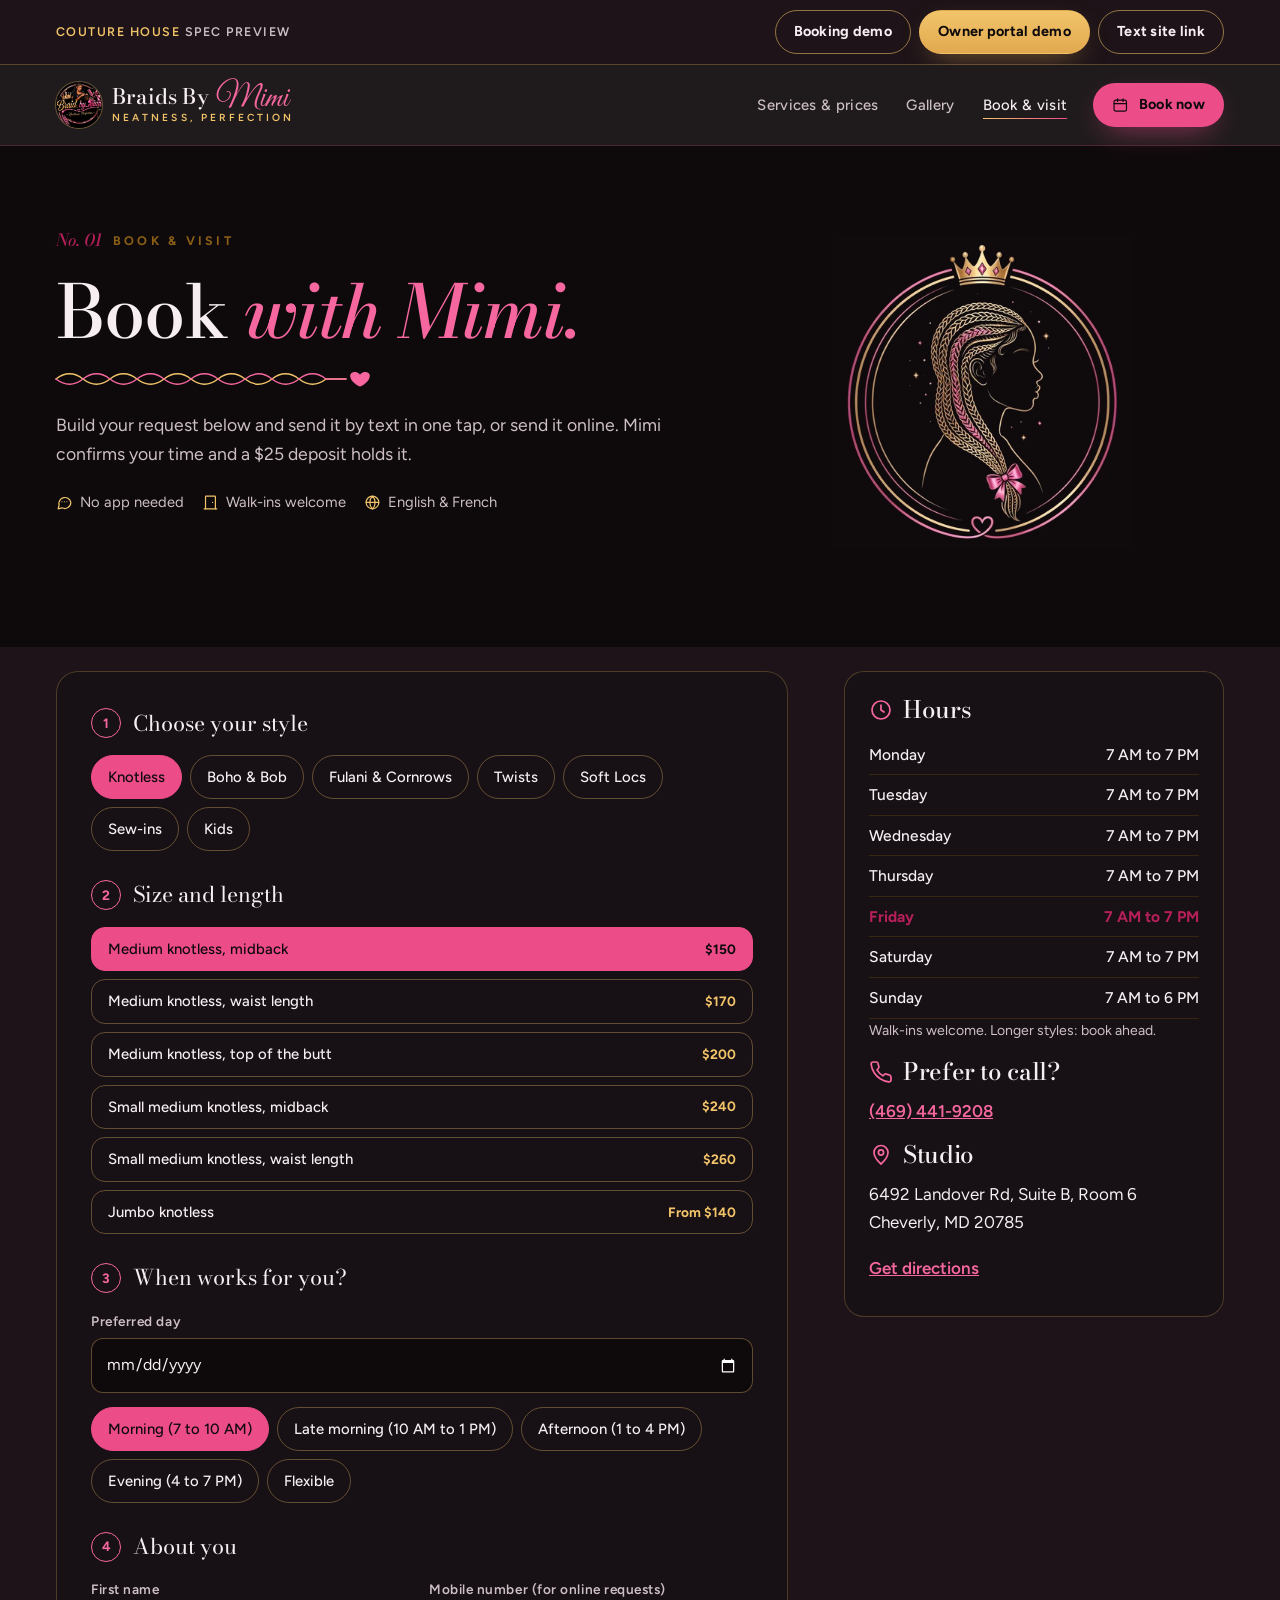
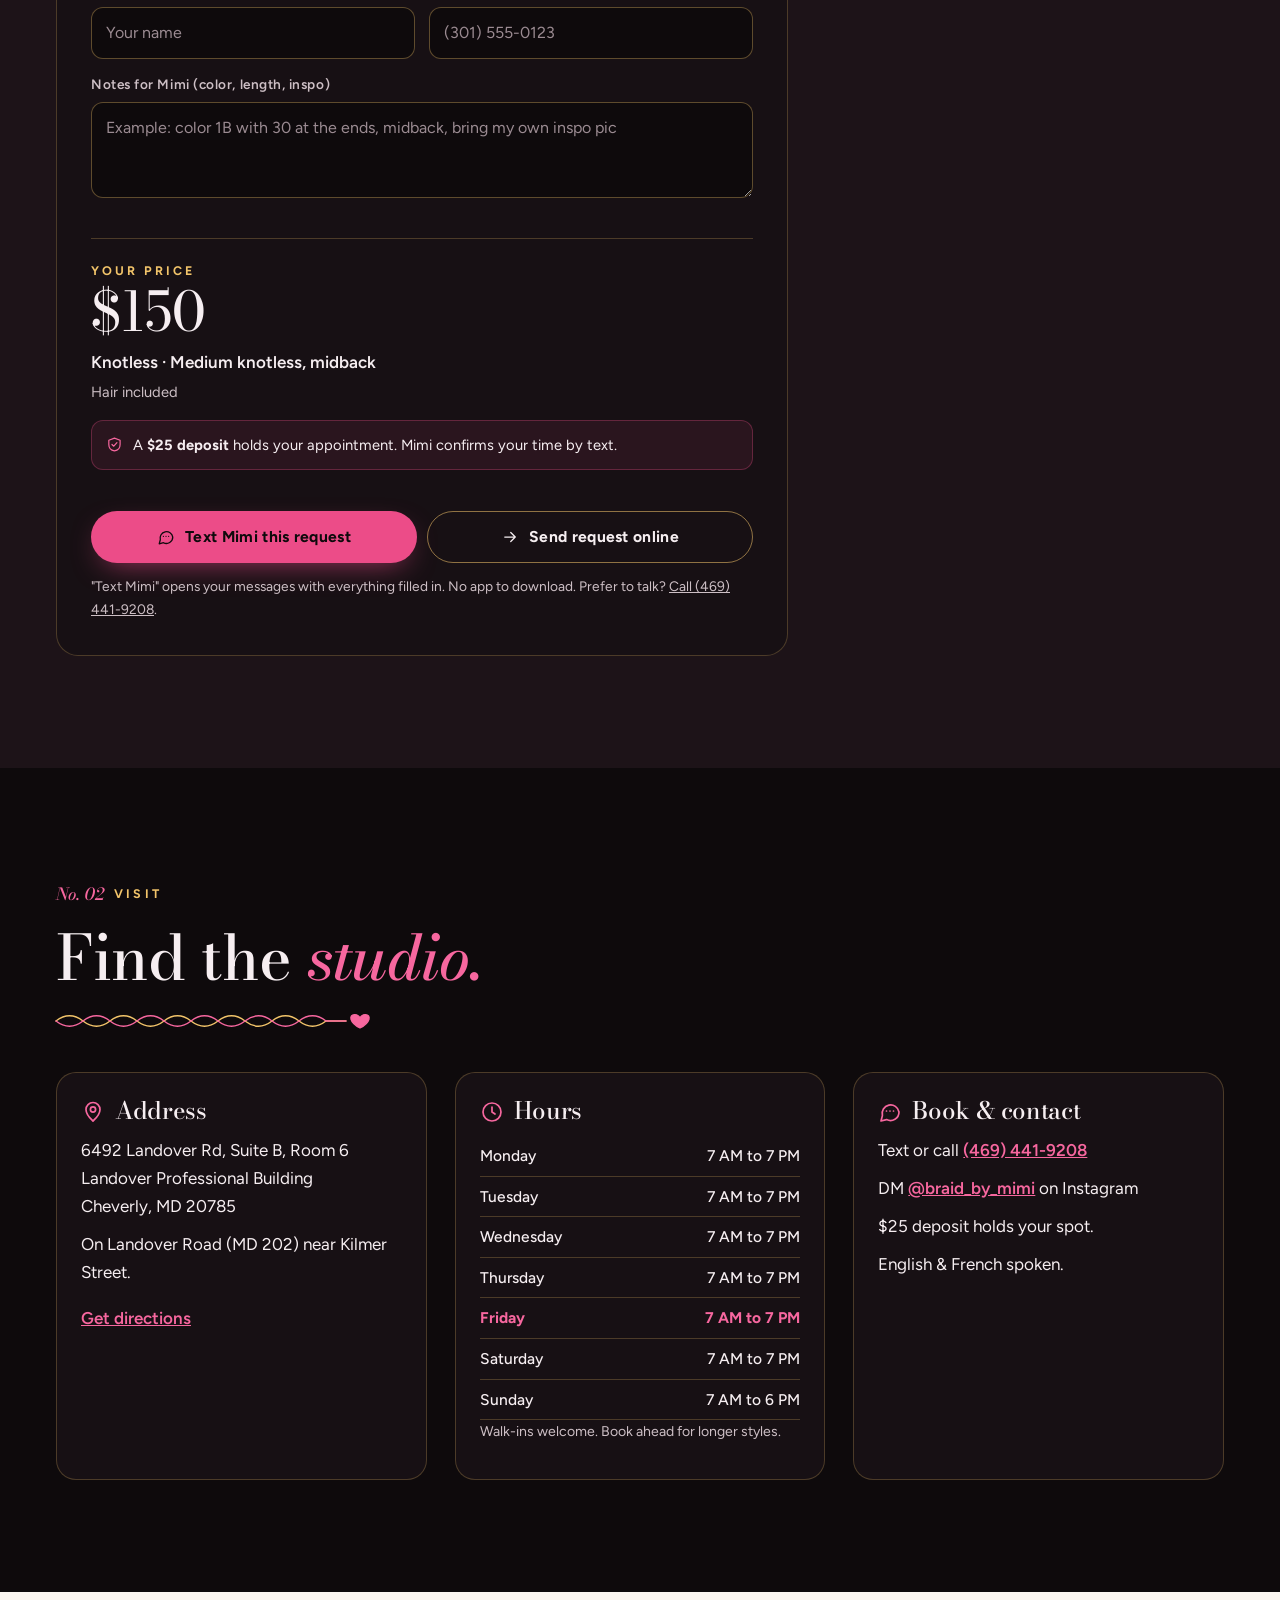
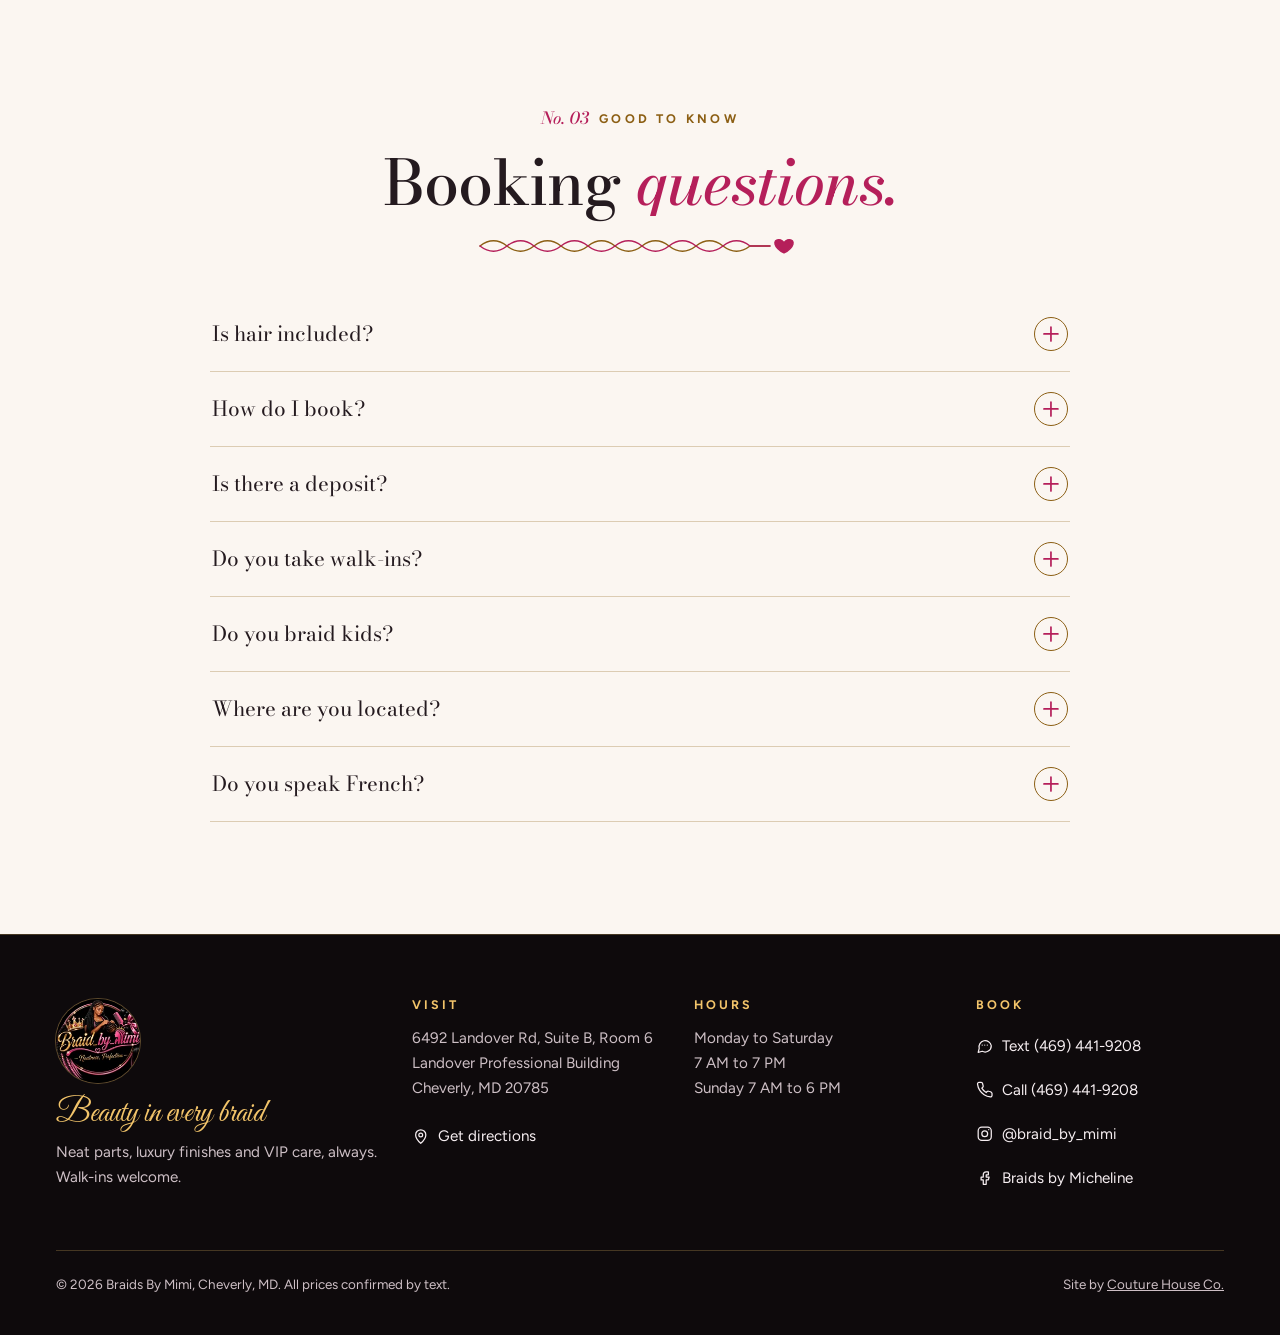
<file: book.html>
<!doctype html>
<html lang="en" class="no-js">
<head>
<meta charset="utf-8">
<meta name="viewport" content="width=device-width, initial-scale=1, viewport-fit=cover">
<title>Book Braids in Cheverly, MD | Braids By Mimi</title>
<meta name="description" content="Request your braid appointment with Mimi: pick your style, see your price and text it in one tap. $25 deposit, walk-ins welcome, 6492 Landover Rd.">
<link rel="canonical" href="https://braids-by-mimi-website.netlify.app/book.html">
<meta name="theme-color" content="#0E0A0C">
<meta name="format-detection" content="telephone=no">
<meta name="robots" content="index, follow, max-image-preview:large">
<meta property="og:type" content="website">
<meta property="og:site_name" content="Braids By Mimi">
<meta property="og:title" content="Book Braids in Cheverly, MD | Braids By Mimi">
<meta property="og:description" content="Request your braid appointment with Mimi: pick your style, see your price and text it in one tap. $25 deposit, walk-ins welcome, 6492 Landover Rd.">
<meta property="og:url" content="https://braids-by-mimi-website.netlify.app/book.html">
<meta property="og:image" content="https://braids-by-mimi-website.netlify.app/assets/img/share.jpg">
<meta property="og:image:width" content="1200">
<meta property="og:image:height" content="630">
<meta property="og:image:alt" content="Braids By Mimi, Cheverly MD: gold and pink line drawing of a woman with knotless braids and a crown. Neat parts, luxury finishes.">
<meta property="og:locale" content="en_US">
<meta name="twitter:card" content="summary_large_image">
<meta name="twitter:title" content="Book Braids in Cheverly, MD | Braids By Mimi">
<meta name="twitter:description" content="Request your braid appointment with Mimi: pick your style, see your price and text it in one tap. $25 deposit, walk-ins welcome, 6492 Landover Rd.">
<meta name="twitter:image" content="https://braids-by-mimi-website.netlify.app/assets/img/share.jpg">
<link rel="icon" href="assets/img/favicon.svg" type="image/svg+xml">
<link rel="icon" href="assets/img/favicon-32.png" sizes="32x32" type="image/png">
<link rel="apple-touch-icon" href="assets/img/apple-touch-icon.png">
<link rel="manifest" href="site.webmanifest">
<link rel="preload" href="assets/fonts/bodoni-moda-latin-wght-normal.woff2" as="font" type="font/woff2" crossorigin>
<link rel="preload" href="assets/fonts/figtree-latin-wght-normal.woff2" as="font" type="font/woff2" crossorigin>
<link rel="stylesheet" href="assets/css/fonts.css?v=20261105e">
<link rel="stylesheet" href="assets/css/site.css?v=20261105e">
<script src="assets/js/js-flag.js?v=20261105e"></script>
<script src="assets/js/site.js?v=20261105e" defer></script>
<script type="application/ld+json">{"@context":"https://schema.org","@type":"HairSalon","@id":"https://braids-by-mimi-website.netlify.app/#salon","name":"Braids By Mimi","alternateName":["Braid_by_mimi","Braids by Micheline"],"url":"https://braids-by-mimi-website.netlify.app/","logo":"https://braids-by-mimi-website.netlify.app/assets/img/braids-by-mimi-logo-480.webp","image":["https://braids-by-mimi-website.netlify.app/assets/img/share.jpg","https://braids-by-mimi-website.netlify.app/assets/img/golden-boho-curls-1080.webp"],"description":"Knotless, boho, Fulani, twists and stitch cornrow braids by Mimi in Cheverly and Landover, MD. Hair included on most styles. Walk-ins welcome. $25 deposit.","telephone":"+1-469-441-9208","address":{"@type":"PostalAddress","streetAddress":"6492 Landover Rd, Suite B, Room 6","addressLocality":"Cheverly","addressRegion":"MD","postalCode":"20785","addressCountry":"US"},"geo":{"@type":"GeoCoordinates","latitude":38.9328093,"longitude":-76.9028936},"hasMap":"https://www.google.com/maps/search/?api=1&query=Braids+By+Mimi+6492+Landover+Rd+Cheverly+MD+20785","openingHoursSpecification":[{"@type":"OpeningHoursSpecification","dayOfWeek":["Monday","Tuesday","Wednesday","Thursday","Friday","Saturday"],"opens":"07:00","closes":"19:00"},{"@type":"OpeningHoursSpecification","dayOfWeek":"Sunday","opens":"07:00","closes":"18:00"}],"areaServed":[{"@type":"City","name":"Cheverly"},{"@type":"City","name":"Landover"},{"@type":"City","name":"Hyattsville"},{"@type":"City","name":"Bladensburg"},{"@type":"City","name":"New Carrollton"},{"@type":"City","name":"Washington"}],"knowsLanguage":["en","fr"],"priceRange":"$15-$260","currenciesAccepted":"USD","sameAs":["https://www.instagram.com/braid_by_mimi/","https://www.facebook.com/profile.php?id=61550988362454"],"potentialAction":{"@type":"ReserveAction","target":"https://braids-by-mimi-website.netlify.app/book.html","name":"Request an appointment"},"hasOfferCatalog":{"@type":"OfferCatalog","name":"Braids By Mimi menu (Instagram, Aug 18 2026)","itemListElement":[{"@type":"OfferCatalog","name":"Knotless Braids","itemListElement":[{"@type":"Offer","itemOffered":{"@type":"Service","name":"Medium knotless, midback","description":"Hair included"},"price":"150","priceCurrency":"USD"},{"@type":"Offer","itemOffered":{"@type":"Service","name":"Medium knotless, waist length","description":"Hair included"},"price":"170","priceCurrency":"USD"},{"@type":"Offer","itemOffered":{"@type":"Service","name":"Medium knotless, top of the butt","description":"Hair included"},"price":"200","priceCurrency":"USD"},{"@type":"Offer","itemOffered":{"@type":"Service","name":"Small medium knotless, midback","description":"Hair included"},"price":"240","priceCurrency":"USD"},{"@type":"Offer","itemOffered":{"@type":"Service","name":"Small medium knotless, waist length","description":"Hair included"},"price":"260","priceCurrency":"USD"},{"@type":"Offer","itemOffered":{"@type":"Service","name":"Jumbo knotless","description":"Starting price, confirmed by text"},"priceSpecification":{"@type":"PriceSpecification","minPrice":140,"priceCurrency":"USD"}}]},{"@type":"OfferCatalog","name":"Boho & Bob Braids","itemListElement":[{"@type":"Offer","itemOffered":{"@type":"Service","name":"Medium bob boho","description":"Hair included"},"price":"180","priceCurrency":"USD"},{"@type":"Offer","itemOffered":{"@type":"Service","name":"Medium knotless boho, midback","description":"Hair included"},"price":"200","priceCurrency":"USD"},{"@type":"Offer","itemOffered":{"@type":"Service","name":"Small medium boho","description":"Hair included"},"price":"200","priceCurrency":"USD"},{"@type":"Offer","itemOffered":{"@type":"Service","name":"Bob French curl / Bora Bora braids","description":"Hair included"},"price":"260","priceCurrency":"USD"}]},{"@type":"OfferCatalog","name":"Fulani & Cornrows","itemListElement":[{"@type":"Offer","itemOffered":{"@type":"Service","name":"Fulani braids","description":"$180 to $200 depending on length"},"priceSpecification":{"@type":"PriceSpecification","minPrice":180,"priceCurrency":"USD"}},{"@type":"Offer","itemOffered":{"@type":"Service","name":"Lemonade cornrows","description":"Starting price"},"priceSpecification":{"@type":"PriceSpecification","minPrice":160,"priceCurrency":"USD"}},{"@type":"Offer","itemOffered":{"@type":"Service","name":"Versatile cornrows","description":"Starting price"},"priceSpecification":{"@type":"PriceSpecification","minPrice":200,"priceCurrency":"USD"}},{"@type":"Offer","itemOffered":{"@type":"Service","name":"Stitch cornrows","description":"$15 each"},"price":"15","priceCurrency":"USD"},{"@type":"Offer","itemOffered":{"@type":"Service","name":"Zigzag cornrows","description":"$20 each"},"price":"20","priceCurrency":"USD"}]},{"@type":"OfferCatalog","name":"Twists","itemListElement":[{"@type":"Offer","itemOffered":{"@type":"Service","name":"Medium island twist, waist length","description":"Hair included"},"price":"200","priceCurrency":"USD"},{"@type":"Offer","itemOffered":{"@type":"Service","name":"Senegalese twist","description":"Text Mimi for your price"}},{"@type":"Offer","itemOffered":{"@type":"Service","name":"Spring twist","description":"Text Mimi for your price"}},{"@type":"Offer","itemOffered":{"@type":"Service","name":"Coco twist","description":"Text Mimi for your price"}}]},{"@type":"OfferCatalog","name":"Soft Locs & Crochet","itemListElement":[{"@type":"Offer","itemOffered":{"@type":"Service","name":"Soft locs (hair not included)","description":"Starting price, hair not included"},"priceSpecification":{"@type":"PriceSpecification","minPrice":180,"priceCurrency":"USD"}},{"@type":"Offer","itemOffered":{"@type":"Service","name":"Crochet","description":"Text Mimi for your price"}}]},{"@type":"OfferCatalog","name":"Sew-ins","itemListElement":[{"@type":"Offer","itemOffered":{"@type":"Service","name":"Sew-in","description":"Starting price"},"priceSpecification":{"@type":"PriceSpecification","minPrice":100,"priceCurrency":"USD"}}]},{"@type":"OfferCatalog","name":"Kids' Styles","itemListElement":[{"@type":"Offer","itemOffered":{"@type":"Service","name":"Kids' hairstyle","description":"Starting price, by style"},"priceSpecification":{"@type":"PriceSpecification","minPrice":100,"priceCurrency":"USD"}}]}]}}</script>
<script type="application/ld+json">{"@context":"https://schema.org","@type":"FAQPage","mainEntity":[{"@type":"Question","name":"How do I book?","acceptedAnswer":{"@type":"Answer","text":"Use the booking request on this site, text or call (469) 441-9208, or DM @braid_by_mimi on Instagram. There is no app to download."}},{"@type":"Question","name":"Is there a deposit?","acceptedAnswer":{"@type":"Answer","text":"Yes. A $25 deposit holds your appointment. Mimi confirms your day and time by text."}},{"@type":"Question","name":"Do you take walk-ins?","acceptedAnswer":{"@type":"Answer","text":"Yes, walk-ins are welcome. Hours are 7 AM to 7 PM Monday to Saturday and 7 AM to 6 PM on Sunday. Booking ahead guarantees your spot for longer styles."}}]}</script>
</head>
<body>
<div class="progress" aria-hidden="true"><span></span></div>
<a class="skip" href="#main">Skip to content</a>
<aside class="spec-bar" aria-label="Couture House demo links">
  <div class="wrap spec-bar-in">
    <p class="spec-bar-label"><span>Couture House</span> spec preview</p>
    <div class="spec-bar-btns">
      <a class="btn btn-sm btn-line" href="book.html#builder">Booking demo</a>
      <a class="btn btn-sm btn-gold" href="owner.html">Owner portal demo</a>
      <a class="btn btn-sm btn-line" data-sms-site href="#">Text site link</a>
    </div>
  </div>
</aside>
<header class="site-header">
  <div class="wrap hdr">
    <a class="brand" href="index.html" aria-label="Braids By Mimi, home"><img class="brand-logo" src="assets/img/braids-by-mimi-logo-160.webp" width="160" height="160" alt=""><span class="wm"><span class="wm-name">Braids By <i>Mimi</i></span><span class="wm-sub">Neatness, Perfection</span></span></a>
    <nav class="nav-d" aria-label="Main"><ul><li><a href="services.html">Services &amp; prices</a></li><li><a href="gallery.html">Gallery</a></li><li><a href="book.html" aria-current="page">Book &amp; visit</a></li></ul></nav>
    <a class="btn btn-pink btn-sm hdr-cta" href="book.html#builder"><svg class="icon" viewBox="0 0 24 24" aria-hidden="true" focusable="false"><rect x="3" y="4.5" width="18" height="16" rx="2.5"/><path d="M3 9.5h18M8 2.5v4M16 2.5v4"/></svg>Book now</a>
    <button class="menu-btn" type="button" aria-expanded="false" aria-controls="mnav"><span class="bars" aria-hidden="true"><span></span><span></span></span>Menu</button>
  </div>
</header>
<div class="mnav" id="mnav" role="dialog" aria-modal="true" aria-label="Site menu" hidden>
  <div class="mnav-top"><span class="brand"><img class="brand-logo" src="assets/img/braids-by-mimi-logo-160.webp" width="160" height="160" alt=""><span class="wm"><span class="wm-name">Braids By <i>Mimi</i></span><span class="wm-sub">Neatness, Perfection</span></span></span><button class="mnav-close" type="button" aria-label="Close menu"><svg class="icon" viewBox="0 0 24 24" aria-hidden="true" focusable="false"><path d="M6 6l12 12M18 6 6 18"/></svg></button></div>
  <nav aria-label="Mobile"><ul><li><a href="index.html">Home<span>Welcome</span></a></li><li><a href="services.html">Services &amp; prices<span>Menu</span></a></li><li><a href="gallery.html">Gallery<span>Photos</span></a></li><li><a href="book.html" aria-current="page">Book &amp; visit<span>Book</span></a></li></ul></nav>
  <div class="mnav-foot">
    <a class="btn btn-pink" href="book.html#builder"><svg class="icon" viewBox="0 0 24 24" aria-hidden="true" focusable="false"><rect x="3" y="4.5" width="18" height="16" rx="2.5"/><path d="M3 9.5h18M8 2.5v4M16 2.5v4"/></svg>Book your braids</a>
    <a class="btn btn-line" href="sms:+14694419208"><svg class="icon" viewBox="0 0 24 24" aria-hidden="true" focusable="false"><path d="M21 12a8.5 8.5 0 0 1-12.4 7.6L3 21l1.4-5.4A8.5 8.5 0 1 1 21 12z"/><path d="M8.5 11h.01M12 11h.01M15.5 11h.01"/></svg>Text Mimi (469) 441-9208</a>
    <p>6492 Landover Rd, Suite B, Room 6<br>Cheverly, MD 20785</p>
  </div>
</div>
<main id="main" tabindex="-1">
<section class="page-hero" aria-labelledby="ph-h">
  <div class="wrap ph-grid">
    <div class="hd"><p class="stamp"><span class="stamp-n">No. 01</span><span>Book & visit</span></p><h1 id="ph-h">Book <em class="foil">with Mimi.</em></h1><span class="braid-rule" aria-hidden="true"><svg viewBox="0 0 320 17" focusable="false"><path class="br-a" pathLength="1" d="M0 8 C9 1 18 1 27 8 S45 15 54 8 S72 1 81 8 S99 15 108 8 S126 1 135 8 S153 15 162 8 S180 1 189 8 S207 15 216 8 S234 1 243 8 S261 15 270 8 L290 8"/><path class="br-b" pathLength="1" d="M0 8 C9 15 18 15 27 8 S45 1 54 8 S72 15 81 8 S99 1 108 8 S126 15 135 8 S153 1 162 8 S180 15 189 8 S207 1 216 8 S234 15 243 8 S261 1 270 8 L290 8"/><path class="br-h" pathLength="1" d="M304 15 C293 9 293 2 298.5 1.6 C301.3 1.4 303 3.2 304 5 C305 3.2 306.7 1.4 309.5 1.6 C315 2 315 9 304 15 Z"/></svg></span><p class="intro">Build your request below and send it by text in one tap, or send it online. Mimi confirms your time and a $25 deposit holds it.</p>
      <div class="proof"><span><svg class="icon" viewBox="0 0 24 24" aria-hidden="true" focusable="false"><path d="M21 12a8.5 8.5 0 0 1-12.4 7.6L3 21l1.4-5.4A8.5 8.5 0 1 1 21 12z"/><path d="M8.5 11h.01M12 11h.01M15.5 11h.01"/></svg>No app needed</span><span><svg class="icon" viewBox="0 0 24 24" aria-hidden="true" focusable="false"><path d="M5 21V4a1 1 0 0 1 1-1h12a1 1 0 0 1 1 1v17"/><path d="M3 21h18M15 12h.01"/></svg>Walk-ins welcome</span><span><svg class="icon" viewBox="0 0 24 24" aria-hidden="true" focusable="false"><circle cx="12" cy="12" r="9"/><path d="M3 12h18M12 3c2.6 2.6 3.8 5.6 3.8 9s-1.2 6.4-3.8 9c-2.6-2.6-3.8-5.6-3.8-9S9.4 5.6 12 3z"/></svg>English &amp; French</span></div></div>
    <div class="emblem ph-art"><img src="assets/img/line-emblem-400.webp" srcset="assets/img/line-emblem-400.webp 400w, assets/img/line-emblem-800.webp 800w" sizes="300px" width="400" height="418" alt="" decoding="async"></div>
  </div>
</section>
<section class="sec sec--plum sec--flush-top" aria-label="Booking request">
  <div class="wrap finder-grid">
    <form class="builder" id="builder" name="booking-request" method="POST" data-netlify="true" netlify-honeypot="bot-field" data-builder="full" action="/book.html" aria-label="Booking request">
    <input type="hidden" name="form-name" value="booking-request">
    <p class="hp"><label>Leave this empty <input name="bot-field" tabindex="-1" autocomplete="off"></label></p>
    <input type="hidden" name="service-chosen" value="Knotless - Medium knotless, midback">
    <input type="hidden" name="price-shown" value="$150">
    <fieldset class="b-step"><legend><span class="n">1</span>Choose your style</legend><div class="pills" role="radiogroup" aria-label="Style"><label class="opt"><input type="radio" name="category" value="knotless" data-label="Knotless" checked><span>Knotless</span></label><label class="opt"><input type="radio" name="category" value="boho" data-label="Boho &amp; Bob"><span>Boho &amp; Bob</span></label><label class="opt"><input type="radio" name="category" value="cornrows" data-label="Fulani &amp; Cornrows"><span>Fulani &amp; Cornrows</span></label><label class="opt"><input type="radio" name="category" value="twists" data-label="Twists"><span>Twists</span></label><label class="opt"><input type="radio" name="category" value="locs" data-label="Soft Locs"><span>Soft Locs</span></label><label class="opt"><input type="radio" name="category" value="sew-in" data-label="Sew-ins"><span>Sew-ins</span></label><label class="opt"><input type="radio" name="category" value="kids" data-label="Kids"><span>Kids</span></label></div></fieldset>
    <fieldset class="b-step"><legend><span class="n">2</span>Size and length</legend><div class="svc-group opt-list" data-cat="knotless" role="radiogroup" aria-label="Knotless Braids options"><label class="opt"><input type="radio" name="service" value="medium-midback" data-label="Medium knotless, midback" data-price="150" data-from="0" data-note="Hair included" checked><span>Medium knotless, midback<small>$150</small></span></label><label class="opt"><input type="radio" name="service" value="medium-waist" data-label="Medium knotless, waist length" data-price="170" data-from="0" data-note="Hair included"><span>Medium knotless, waist length<small>$170</small></span></label><label class="opt"><input type="radio" name="service" value="medium-topbutt" data-label="Medium knotless, top of the butt" data-price="200" data-from="0" data-note="Hair included"><span>Medium knotless, top of the butt<small>$200</small></span></label><label class="opt"><input type="radio" name="service" value="smallmed-midback" data-label="Small medium knotless, midback" data-price="240" data-from="0" data-note="Hair included"><span>Small medium knotless, midback<small>$240</small></span></label><label class="opt"><input type="radio" name="service" value="smallmed-waist" data-label="Small medium knotless, waist length" data-price="260" data-from="0" data-note="Hair included"><span>Small medium knotless, waist length<small>$260</small></span></label><label class="opt"><input type="radio" name="service" value="jumbo" data-label="Jumbo knotless" data-price="140" data-from="1" data-note="Starting price, confirmed by text"><span>Jumbo knotless<small>From $140</small></span></label></div><div class="svc-group opt-list" data-cat="boho" role="radiogroup" aria-label="Boho &amp; Bob Braids options" hidden><label class="opt"><input type="radio" name="service" value="bob-boho" data-label="Medium bob boho" data-price="180" data-from="0" data-note="Hair included" checked disabled><span>Medium bob boho<small>$180</small></span></label><label class="opt"><input type="radio" name="service" value="knotless-boho-midback" data-label="Medium knotless boho, midback" data-price="200" data-from="0" data-note="Hair included" disabled><span>Medium knotless boho, midback<small>$200</small></span></label><label class="opt"><input type="radio" name="service" value="smallmed-boho" data-label="Small medium boho" data-price="200" data-from="0" data-note="Hair included" disabled><span>Small medium boho<small>$200</small></span></label><label class="opt"><input type="radio" name="service" value="french-curl-bob" data-label="Bob French curl / Bora Bora braids" data-price="260" data-from="0" data-note="Hair included" disabled><span>Bob French curl / Bora Bora braids<small>$260</small></span></label></div><div class="svc-group opt-list" data-cat="cornrows" role="radiogroup" aria-label="Fulani &amp; Cornrows options" hidden><label class="opt"><input type="radio" name="service" value="fulani" data-label="Fulani braids" data-price="180" data-from="1" data-note="$180 to $200 depending on length" checked disabled><span>Fulani braids<small>From $180</small></span></label><label class="opt"><input type="radio" name="service" value="lemonade" data-label="Lemonade cornrows" data-price="160" data-from="1" data-note="Starting price" disabled><span>Lemonade cornrows<small>From $160</small></span></label><label class="opt"><input type="radio" name="service" value="versatile" data-label="Versatile cornrows" data-price="200" data-from="1" data-note="Starting price" disabled><span>Versatile cornrows<small>From $200</small></span></label><label class="opt"><input type="radio" name="service" value="stitch" data-label="Stitch cornrows" data-price="15" data-from="0" data-note="$15 each" disabled><span>Stitch cornrows<small>$15</small></span></label><label class="opt"><input type="radio" name="service" value="zigzag" data-label="Zigzag cornrows" data-price="20" data-from="0" data-note="$20 each" disabled><span>Zigzag cornrows<small>$20</small></span></label></div><div class="svc-group opt-list" data-cat="twists" role="radiogroup" aria-label="Twists options" hidden><label class="opt"><input type="radio" name="service" value="island-waist" data-label="Medium island twist, waist length" data-price="200" data-from="0" data-note="Hair included" checked disabled><span>Medium island twist, waist length<small>$200</small></span></label><label class="opt"><input type="radio" name="service" value="senegalese" data-label="Senegalese twist" data-price="" data-from="0" data-note="Text Mimi for your price" disabled><span>Senegalese twist<small>Text for price</small></span></label><label class="opt"><input type="radio" name="service" value="spring" data-label="Spring twist" data-price="" data-from="0" data-note="Text Mimi for your price" disabled><span>Spring twist<small>Text for price</small></span></label><label class="opt"><input type="radio" name="service" value="coco" data-label="Coco twist" data-price="" data-from="0" data-note="Text Mimi for your price" disabled><span>Coco twist<small>Text for price</small></span></label></div><div class="svc-group opt-list" data-cat="locs" role="radiogroup" aria-label="Soft Locs &amp; Crochet options" hidden><label class="opt"><input type="radio" name="service" value="soft-locs" data-label="Soft locs (hair not included)" data-price="180" data-from="1" data-note="Starting price, hair not included" checked disabled><span>Soft locs (hair not included)<small>From $180</small></span></label><label class="opt"><input type="radio" name="service" value="crochet" data-label="Crochet" data-price="" data-from="0" data-note="Text Mimi for your price" disabled><span>Crochet<small>Text for price</small></span></label></div><div class="svc-group opt-list" data-cat="sew-in" role="radiogroup" aria-label="Sew-ins options" hidden><label class="opt"><input type="radio" name="service" value="sew-in" data-label="Sew-in" data-price="100" data-from="1" data-note="Starting price" checked disabled><span>Sew-in<small>From $100</small></span></label></div><div class="svc-group opt-list" data-cat="kids" role="radiogroup" aria-label="Kids&#x27; Styles options" hidden><label class="opt"><input type="radio" name="service" value="kids" data-label="Kids&#x27; hairstyle" data-price="100" data-from="1" data-note="Starting price, by style" checked disabled><span>Kids&#x27; hairstyle<small>From $100</small></span></label></div></fieldset>
    <fieldset class="b-step"><legend><span class="n">3</span>When works for you?</legend>
      <div class="field"><label for="bk-date">Preferred day</label><input id="bk-date" type="date" name="date"></div>
      <div class="pills" role="radiogroup" aria-label="Preferred time"><label class="opt"><input type="radio" name="time" value="Morning (7 to 10 AM)" checked><span>Morning (7 to 10 AM)</span></label><label class="opt"><input type="radio" name="time" value="Late morning (10 AM to 1 PM)"><span>Late morning (10 AM to 1 PM)</span></label><label class="opt"><input type="radio" name="time" value="Afternoon (1 to 4 PM)"><span>Afternoon (1 to 4 PM)</span></label><label class="opt"><input type="radio" name="time" value="Evening (4 to 7 PM)"><span>Evening (4 to 7 PM)</span></label><label class="opt"><input type="radio" name="time" value="Flexible"><span>Flexible</span></label></div>
    </fieldset>
    <fieldset class="b-step"><legend><span class="n">4</span>About you</legend>
      <div class="f-row">
        <div class="field"><label for="bk-name">First name</label><input id="bk-name" name="name" autocomplete="given-name" placeholder="Your name"></div>
        <div class="field"><label for="bk-phone">Mobile number (for online requests)</label><input id="bk-phone" name="phone" type="tel" inputmode="tel" autocomplete="tel" placeholder="(301) 555-0123"></div>
      </div>
      <div class="field"><label for="bk-notes">Notes for Mimi (color, length, inspo)</label><textarea id="bk-notes" name="notes" placeholder="Example: color 1B with 30 at the ends, midback, bring my own inspo pic"></textarea></div>
    </fieldset>
    <div class="summary" aria-live="polite">
      <p class="sum-label">Your price</p>
      <span class="sum-price">$150</span>
      <p class="sum-name">Knotless · Medium knotless, midback</p>
      <p class="sum-note">Hair included</p>
    </div>
    <div class="sum-dep"><svg class="icon" viewBox="0 0 24 24" aria-hidden="true" focusable="false"><path d="M12 3l8 3v6c0 4.6-3.3 8.3-8 9-4.7-.7-8-4.4-8-9V6z"/><path d="M8.5 12l2.5 2.5 4.5-5"/></svg><span>A <b>$25 deposit</b> holds your appointment. Mimi confirms your time by text.</span></div>
    <p class="f-err" role="alert"></p>
    <div class="b-actions">
      <a class="btn btn-pink" data-sms href="sms:+14694419208"><svg class="icon" viewBox="0 0 24 24" aria-hidden="true" focusable="false"><path d="M21 12a8.5 8.5 0 0 1-12.4 7.6L3 21l1.4-5.4A8.5 8.5 0 1 1 21 12z"/><path d="M8.5 11h.01M12 11h.01M15.5 11h.01"/></svg>Text Mimi this request</a>
      <button class="btn btn-line" type="submit"><svg class="icon" viewBox="0 0 24 24" aria-hidden="true" focusable="false"><path d="M5 12h14M13 6l6 6-6 6"/></svg>Send request online</button>
    </div>
    <p class="b-help">"Text Mimi" opens your messages with everything filled in. No app to download. Prefer to talk? <a href="tel:+14694419208">Call (469) 441-9208</a>.</p>
    <div class="b-ok" role="status"></div>
  </form>
    <aside class="card rv" aria-label="Hours and contact">
      <h3><svg class="icon" viewBox="0 0 24 24" aria-hidden="true" focusable="false"><circle cx="12" cy="12" r="9"/><path d="M12 7v5l3 2"/></svg>Hours</h3><table class="hours"><caption class="sr-only">Opening hours</caption><tbody><tr data-d="1"><th scope="row">Monday</th><td>7 AM to 7 PM</td></tr><tr data-d="2"><th scope="row">Tuesday</th><td>7 AM to 7 PM</td></tr><tr data-d="3"><th scope="row">Wednesday</th><td>7 AM to 7 PM</td></tr><tr data-d="4"><th scope="row">Thursday</th><td>7 AM to 7 PM</td></tr><tr data-d="5"><th scope="row">Friday</th><td>7 AM to 7 PM</td></tr><tr data-d="6"><th scope="row">Saturday</th><td>7 AM to 7 PM</td></tr><tr data-d="0"><th scope="row">Sunday</th><td>7 AM to 6 PM</td></tr></tbody></table>
      <p class="price-note">Walk-ins welcome. Longer styles: book ahead.</p>
      <h3><svg class="icon" viewBox="0 0 24 24" aria-hidden="true" focusable="false"><path d="M22 16.9v3a2 2 0 0 1-2.2 2 19.8 19.8 0 0 1-8.6-3.1 19.5 19.5 0 0 1-6-6A19.8 19.8 0 0 1 2.1 4.2 2 2 0 0 1 4.1 2h3a2 2 0 0 1 2 1.7c.1.9.4 1.8.7 2.7a2 2 0 0 1-.5 2.1L8 9.8a16 16 0 0 0 6 6l1.3-1.3a2 2 0 0 1 2.1-.4c.9.3 1.8.6 2.7.7a2 2 0 0 1 1.7 2z"/></svg>Prefer to call?</h3><p><a href="tel:+14694419208">(469) 441-9208</a></p>
      <h3><svg class="icon" viewBox="0 0 24 24" aria-hidden="true" focusable="false"><path d="M12 21s-7-6.2-7-11.5a7 7 0 0 1 14 0C19 14.8 12 21 12 21z"/><circle cx="12" cy="9.5" r="2.6"/></svg>Studio</h3><p>6492 Landover Rd, Suite B, Room 6<br>Cheverly, MD 20785</p><a href="https://www.google.com/maps/dir/?api=1&destination=6492+Landover+Rd+Cheverly+MD+20785" rel="noopener">Get directions</a>
    </aside>
  </div>
</section>
<section class="sec sec--ink" aria-labelledby="visit-h" id="visit">
  <div class="wrap">
    <div class="hd"><p class="stamp"><span class="stamp-n">No. 02</span><span>Visit</span></p><h2 id="visit-h">Find the <em>studio.</em></h2><span class="braid-rule" aria-hidden="true"><svg viewBox="0 0 320 17" focusable="false"><path class="br-a" pathLength="1" d="M0 8 C9 1 18 1 27 8 S45 15 54 8 S72 1 81 8 S99 15 108 8 S126 1 135 8 S153 15 162 8 S180 1 189 8 S207 15 216 8 S234 1 243 8 S261 15 270 8 L290 8"/><path class="br-b" pathLength="1" d="M0 8 C9 15 18 15 27 8 S45 1 54 8 S72 15 81 8 S99 1 108 8 S126 15 135 8 S153 1 162 8 S180 15 189 8 S207 1 216 8 S234 15 243 8 S261 1 270 8 L290 8"/><path class="br-h" pathLength="1" d="M304 15 C293 9 293 2 298.5 1.6 C301.3 1.4 303 3.2 304 5 C305 3.2 306.7 1.4 309.5 1.6 C315 2 315 9 304 15 Z"/></svg></span></div>
    <div class="visit-grid">
      <div class="card rv"><h3><svg class="icon" viewBox="0 0 24 24" aria-hidden="true" focusable="false"><path d="M12 21s-7-6.2-7-11.5a7 7 0 0 1 14 0C19 14.8 12 21 12 21z"/><circle cx="12" cy="9.5" r="2.6"/></svg>Address</h3><p>6492 Landover Rd, Suite B, Room 6<br>Landover Professional Building<br>Cheverly, MD 20785</p><p>On Landover Road (MD 202) near Kilmer Street.</p><a href="https://www.google.com/maps/dir/?api=1&destination=6492+Landover+Rd+Cheverly+MD+20785" rel="noopener">Get directions</a></div>
      <div class="card rv"><h3><svg class="icon" viewBox="0 0 24 24" aria-hidden="true" focusable="false"><circle cx="12" cy="12" r="9"/><path d="M12 7v5l3 2"/></svg>Hours</h3><table class="hours"><caption class="sr-only">Opening hours</caption><tbody><tr data-d="1"><th scope="row">Monday</th><td>7 AM to 7 PM</td></tr><tr data-d="2"><th scope="row">Tuesday</th><td>7 AM to 7 PM</td></tr><tr data-d="3"><th scope="row">Wednesday</th><td>7 AM to 7 PM</td></tr><tr data-d="4"><th scope="row">Thursday</th><td>7 AM to 7 PM</td></tr><tr data-d="5"><th scope="row">Friday</th><td>7 AM to 7 PM</td></tr><tr data-d="6"><th scope="row">Saturday</th><td>7 AM to 7 PM</td></tr><tr data-d="0"><th scope="row">Sunday</th><td>7 AM to 6 PM</td></tr></tbody></table><p class="price-note">Walk-ins welcome. Book ahead for longer styles.</p></div>
      <div class="card rv"><h3><svg class="icon" viewBox="0 0 24 24" aria-hidden="true" focusable="false"><path d="M21 12a8.5 8.5 0 0 1-12.4 7.6L3 21l1.4-5.4A8.5 8.5 0 1 1 21 12z"/><path d="M8.5 11h.01M12 11h.01M15.5 11h.01"/></svg>Book &amp; contact</h3><p>Text or call <a href="sms:+14694419208">(469) 441-9208</a></p><p>DM <a href="https://www.instagram.com/braid_by_mimi/" rel="noopener">@braid_by_mimi</a> on Instagram</p><p>$25 deposit holds your spot.</p><p>English &amp; French spoken.</p></div>
    </div>
  </div>
</section>

<section class="sec sec--cream on-light" aria-labelledby="faq-h">
  <div class="wrap">
    <div class="hd center"><p class="stamp"><span class="stamp-n">No. 03</span><span>Good to know</span></p><h2 id="faq-h">Booking <em class="foil">questions.</em></h2><span class="braid-rule" aria-hidden="true"><svg viewBox="0 0 320 17" focusable="false"><path class="br-a" pathLength="1" d="M0 8 C9 1 18 1 27 8 S45 15 54 8 S72 1 81 8 S99 15 108 8 S126 1 135 8 S153 15 162 8 S180 1 189 8 S207 15 216 8 S234 1 243 8 S261 15 270 8 L290 8"/><path class="br-b" pathLength="1" d="M0 8 C9 15 18 15 27 8 S45 1 54 8 S72 15 81 8 S99 1 108 8 S126 15 135 8 S153 1 162 8 S180 15 189 8 S207 1 216 8 S234 15 243 8 S261 1 270 8 L290 8"/><path class="br-h" pathLength="1" d="M304 15 C293 9 293 2 298.5 1.6 C301.3 1.4 303 3.2 304 5 C305 3.2 306.7 1.4 309.5 1.6 C315 2 315 9 304 15 Z"/></svg></span></div>
    <div class="faq"><details><summary>Is hair included?<span class="pm"><svg class="icon" viewBox="0 0 24 24" aria-hidden="true" focusable="false"><path d="M12 5v14M5 12h14"/></svg></span></summary><div class="ans"><p>Yes on most styles. Knotless, boho, bob, island twist, Fulani and cornrow prices on the menu include hair. Soft locs are priced with hair not included. Not sure? Ask when you text Mimi.</p></div></details><details><summary>How do I book?<span class="pm"><svg class="icon" viewBox="0 0 24 24" aria-hidden="true" focusable="false"><path d="M12 5v14M5 12h14"/></svg></span></summary><div class="ans"><p>Use the booking request on this site, text or call <a href="sms:+14694419208">(469) 441-9208</a>, or DM <a href="https://www.instagram.com/braid_by_mimi/">@braid_by_mimi</a> on Instagram. There is no app to download.</p></div></details><details><summary>Is there a deposit?<span class="pm"><svg class="icon" viewBox="0 0 24 24" aria-hidden="true" focusable="false"><path d="M12 5v14M5 12h14"/></svg></span></summary><div class="ans"><p>Yes. A $25 deposit holds your appointment. Mimi confirms your day and time by text.</p></div></details><details><summary>Do you take walk-ins?<span class="pm"><svg class="icon" viewBox="0 0 24 24" aria-hidden="true" focusable="false"><path d="M12 5v14M5 12h14"/></svg></span></summary><div class="ans"><p>Yes, walk-ins are welcome. Hours are 7 AM to 7 PM Monday to Saturday and 7 AM to 6 PM on Sunday. Booking ahead guarantees your spot for longer styles.</p></div></details><details><summary>Do you braid kids?<span class="pm"><svg class="icon" viewBox="0 0 24 24" aria-hidden="true" focusable="false"><path d="M12 5v14M5 12h14"/></svg></span></summary><div class="ans"><p>Yes. Kids' styles start at $100, depending on the style.</p></div></details><details><summary>Where are you located?<span class="pm"><svg class="icon" viewBox="0 0 24 24" aria-hidden="true" focusable="false"><path d="M12 5v14M5 12h14"/></svg></span></summary><div class="ans"><p>6492 Landover Rd, Suite B, Room 6 in the Landover Professional Building, Cheverly, MD 20785, on Landover Road (MD 202) near Kilmer Street.</p></div></details><details><summary>Do you speak French?<span class="pm"><svg class="icon" viewBox="0 0 24 24" aria-hidden="true" focusable="false"><path d="M12 5v14M5 12h14"/></svg></span></summary><div class="ans"><p>Oui. Mimi speaks English and French.</p></div></details></div>
  </div>
</section>
</main>
<footer class="site-footer">
  <div class="wrap">
    <div class="ft-grid">
      <div class="ft-brand">
        <img class="brand-logo" src="assets/img/braids-by-mimi-logo-160.webp" width="160" height="160" alt="Braids By Mimi logo: a braider with a gold crown, pink bow and comb" loading="lazy" decoding="async">
        <p class="ft-tag">Beauty in every braid</p>
        <p>Neat parts, luxury finishes and VIP care, always. Walk-ins welcome.</p>
      </div>
      <div><h2>Visit</h2><p>6492 Landover Rd, Suite B, Room 6<br>Landover Professional Building<br>Cheverly, MD 20785</p><a href="https://www.google.com/maps/dir/?api=1&destination=6492+Landover+Rd+Cheverly+MD+20785" rel="noopener"><svg class="icon" viewBox="0 0 24 24" aria-hidden="true" focusable="false"><path d="M12 21s-7-6.2-7-11.5a7 7 0 0 1 14 0C19 14.8 12 21 12 21z"/><circle cx="12" cy="9.5" r="2.6"/></svg>Get directions</a></div>
      <div><h2>Hours</h2><p>Monday to Saturday<br>7 AM to 7 PM<br>Sunday 7 AM to 6 PM</p></div>
      <div><h2>Book</h2><ul>
        <li><a href="sms:+14694419208"><svg class="icon" viewBox="0 0 24 24" aria-hidden="true" focusable="false"><path d="M21 12a8.5 8.5 0 0 1-12.4 7.6L3 21l1.4-5.4A8.5 8.5 0 1 1 21 12z"/><path d="M8.5 11h.01M12 11h.01M15.5 11h.01"/></svg>Text (469) 441-9208</a></li>
        <li><a href="tel:+14694419208"><svg class="icon" viewBox="0 0 24 24" aria-hidden="true" focusable="false"><path d="M22 16.9v3a2 2 0 0 1-2.2 2 19.8 19.8 0 0 1-8.6-3.1 19.5 19.5 0 0 1-6-6A19.8 19.8 0 0 1 2.1 4.2 2 2 0 0 1 4.1 2h3a2 2 0 0 1 2 1.7c.1.9.4 1.8.7 2.7a2 2 0 0 1-.5 2.1L8 9.8a16 16 0 0 0 6 6l1.3-1.3a2 2 0 0 1 2.1-.4c.9.3 1.8.6 2.7.7a2 2 0 0 1 1.7 2z"/></svg>Call (469) 441-9208</a></li>
        <li><a href="https://www.instagram.com/braid_by_mimi/" rel="noopener"><svg class="icon" viewBox="0 0 24 24" aria-hidden="true" focusable="false"><rect x="3" y="3" width="18" height="18" rx="5"/><circle cx="12" cy="12" r="4"/><path d="M17.5 6.5h.01"/></svg>@braid_by_mimi</a></li>
        <li><a href="https://www.facebook.com/profile.php?id=61550988362454" rel="noopener"><svg class="icon" viewBox="0 0 24 24" aria-hidden="true" focusable="false"><path d="M14 8h3V4h-3a4 4 0 0 0-4 4v3H7v4h3v6h4v-6h3l1-4h-4V8.5a.5.5 0 0 1 .5-.5z"/></svg>Braids by Micheline</a></li></ul></div>
    </div>
    <div class="ft-bottom"><span>&copy; 2026 Braids By Mimi, Cheverly, MD. All prices confirmed by text.</span><span>Site by <a href="https://couturehouse.co" rel="noopener">Couture House Co.</a></span></div>
  </div>
</footer>
<nav class="mbar" aria-label="Quick actions">
  <a href="tel:+14694419208"><svg class="icon" viewBox="0 0 24 24" aria-hidden="true" focusable="false"><path d="M22 16.9v3a2 2 0 0 1-2.2 2 19.8 19.8 0 0 1-8.6-3.1 19.5 19.5 0 0 1-6-6A19.8 19.8 0 0 1 2.1 4.2 2 2 0 0 1 4.1 2h3a2 2 0 0 1 2 1.7c.1.9.4 1.8.7 2.7a2 2 0 0 1-.5 2.1L8 9.8a16 16 0 0 0 6 6l1.3-1.3a2 2 0 0 1 2.1-.4c.9.3 1.8.6 2.7.7a2 2 0 0 1 1.7 2z"/></svg>Call</a>
  <a href="sms:+14694419208"><svg class="icon" viewBox="0 0 24 24" aria-hidden="true" focusable="false"><path d="M21 12a8.5 8.5 0 0 1-12.4 7.6L3 21l1.4-5.4A8.5 8.5 0 1 1 21 12z"/><path d="M8.5 11h.01M12 11h.01M15.5 11h.01"/></svg>Text</a>
  <a class="mb-book" href="book.html#builder"><svg class="icon" viewBox="0 0 24 24" aria-hidden="true" focusable="false"><rect x="3" y="4.5" width="18" height="16" rx="2.5"/><path d="M3 9.5h18M8 2.5v4M16 2.5v4"/></svg>Book now</a>
</nav>
</body>
</html>
</file>
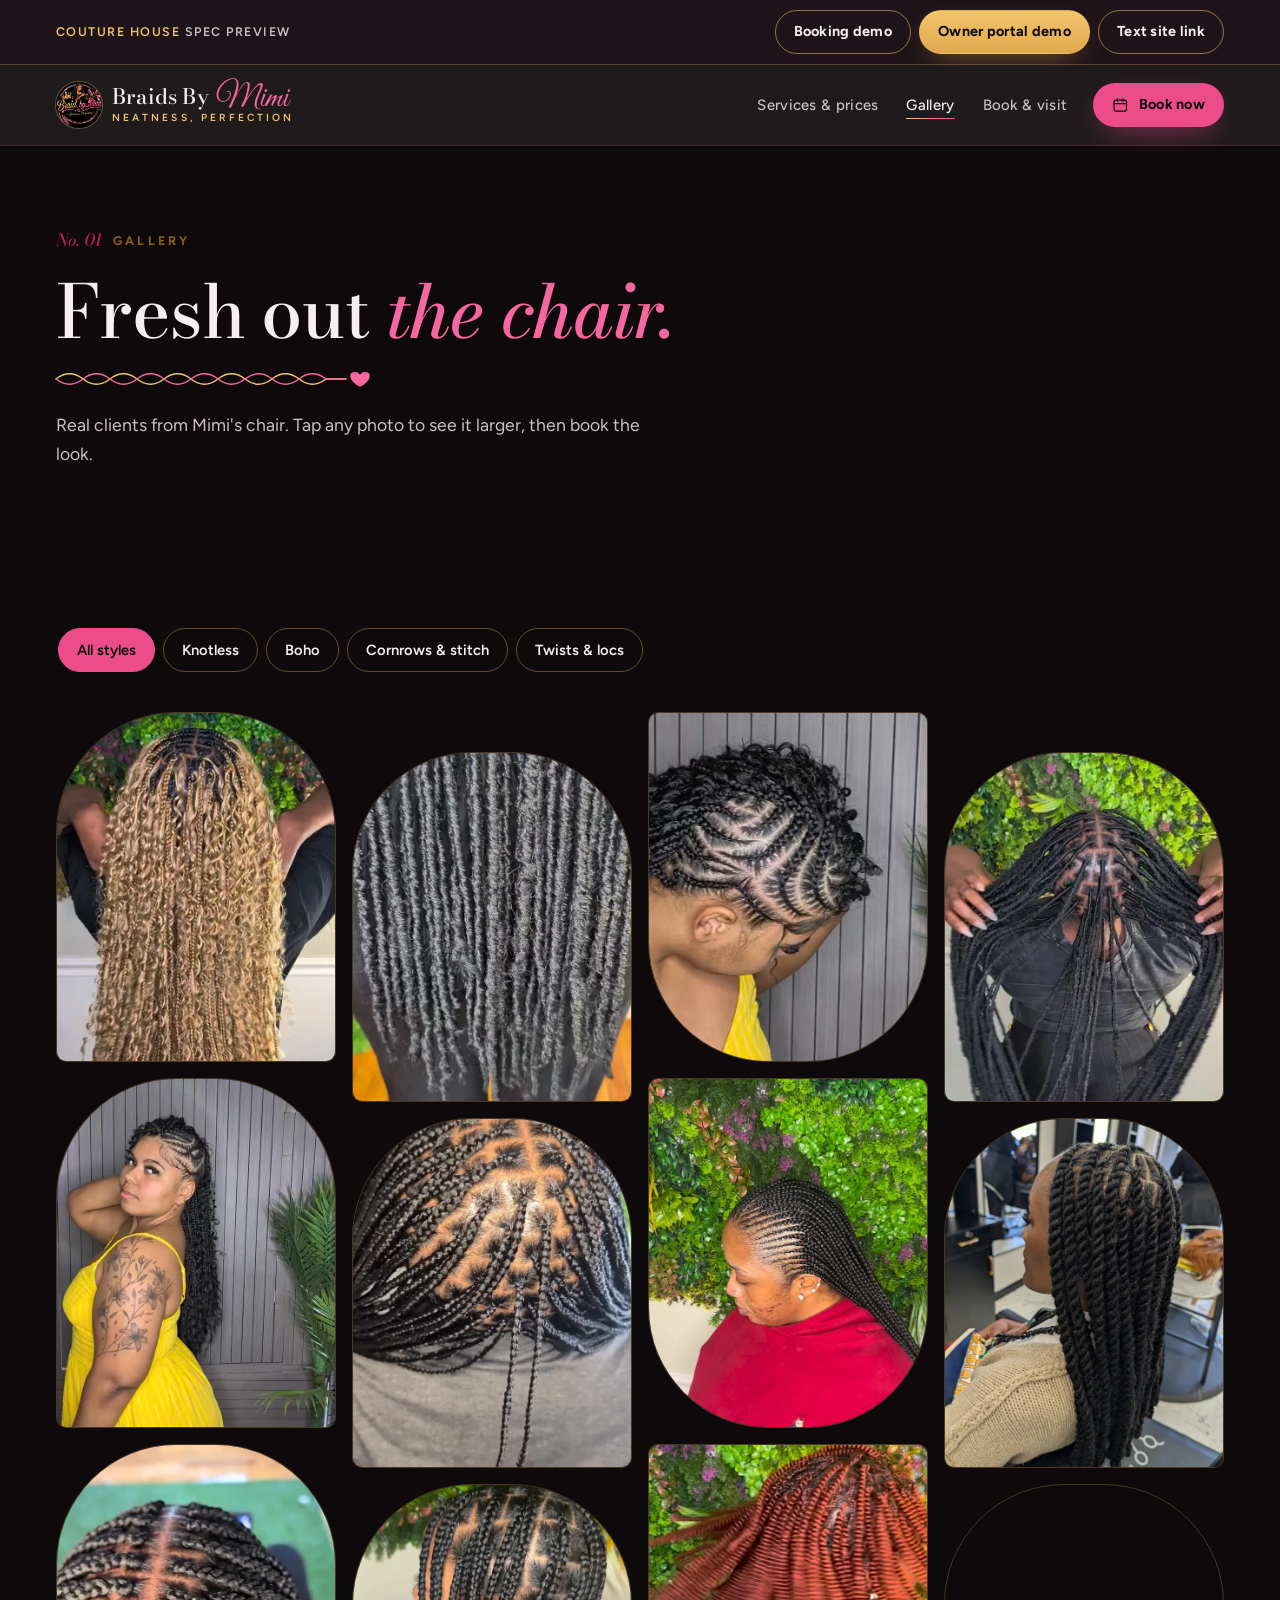
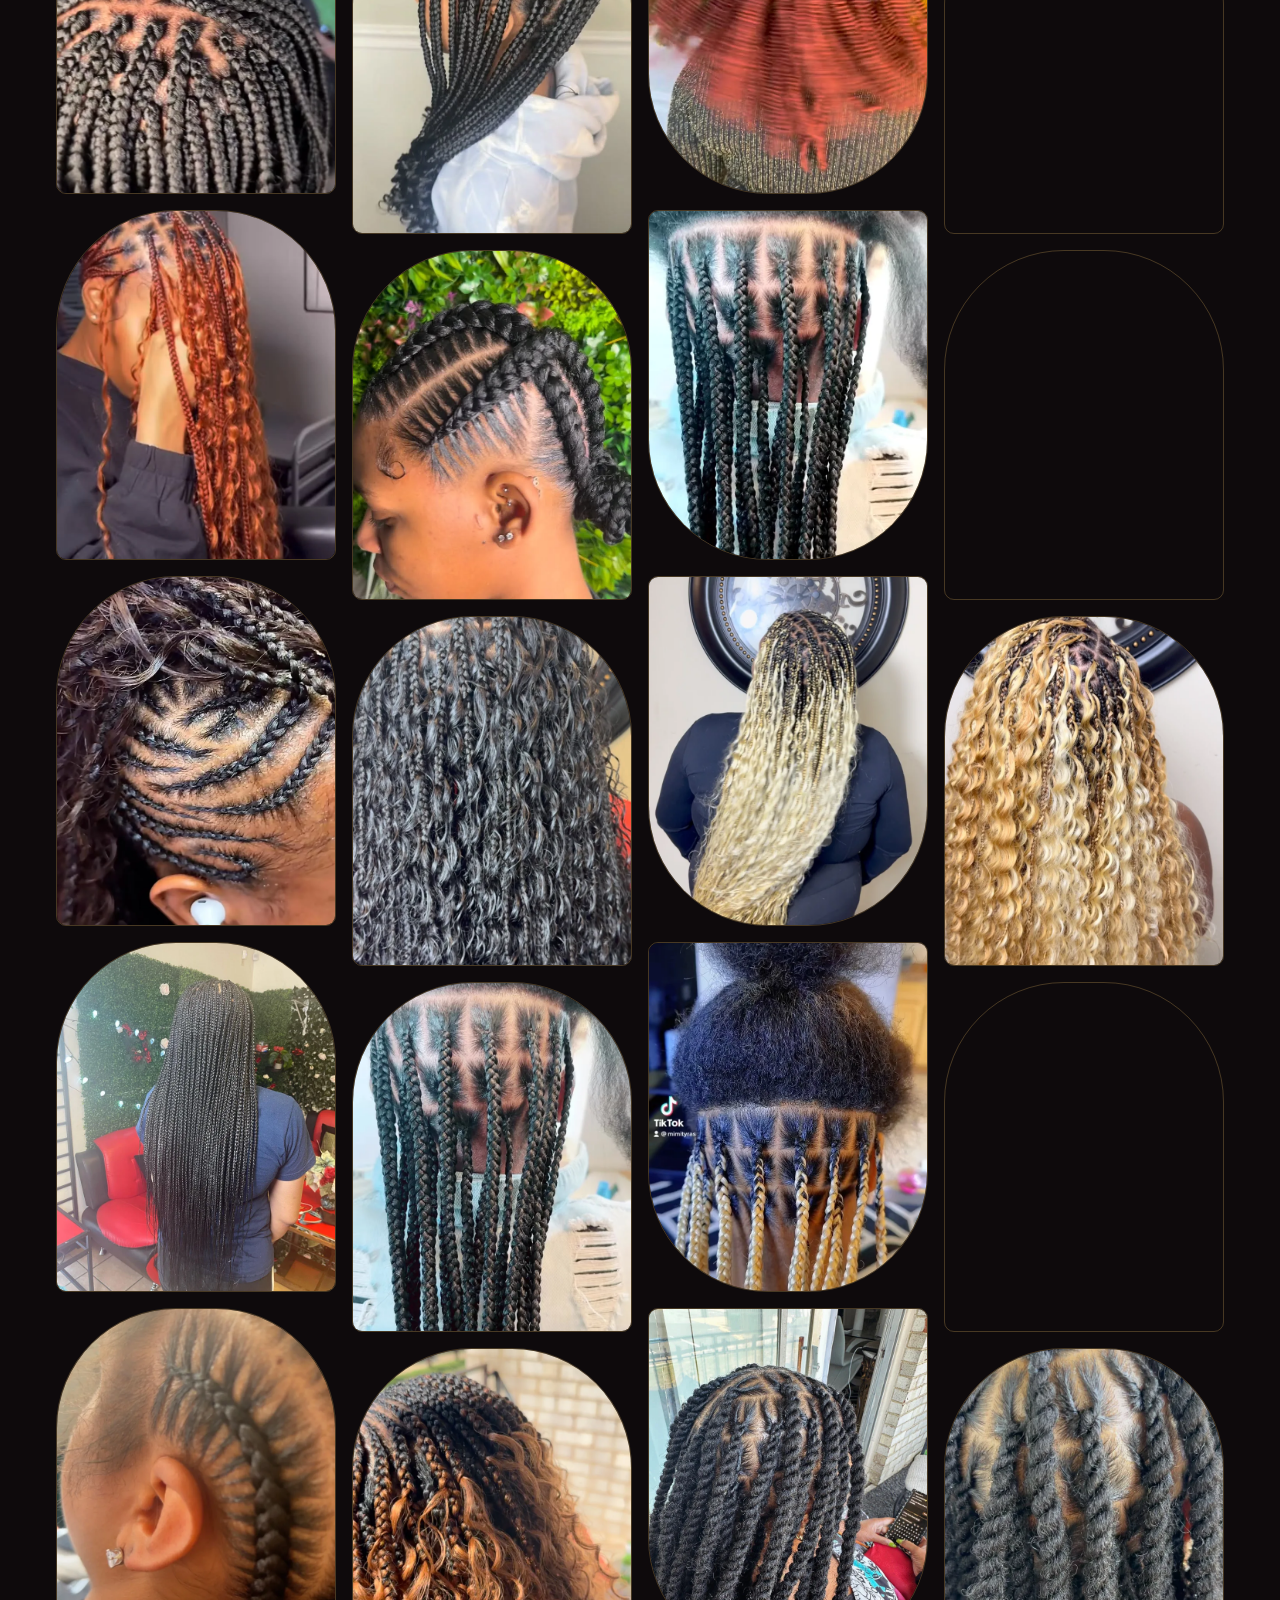
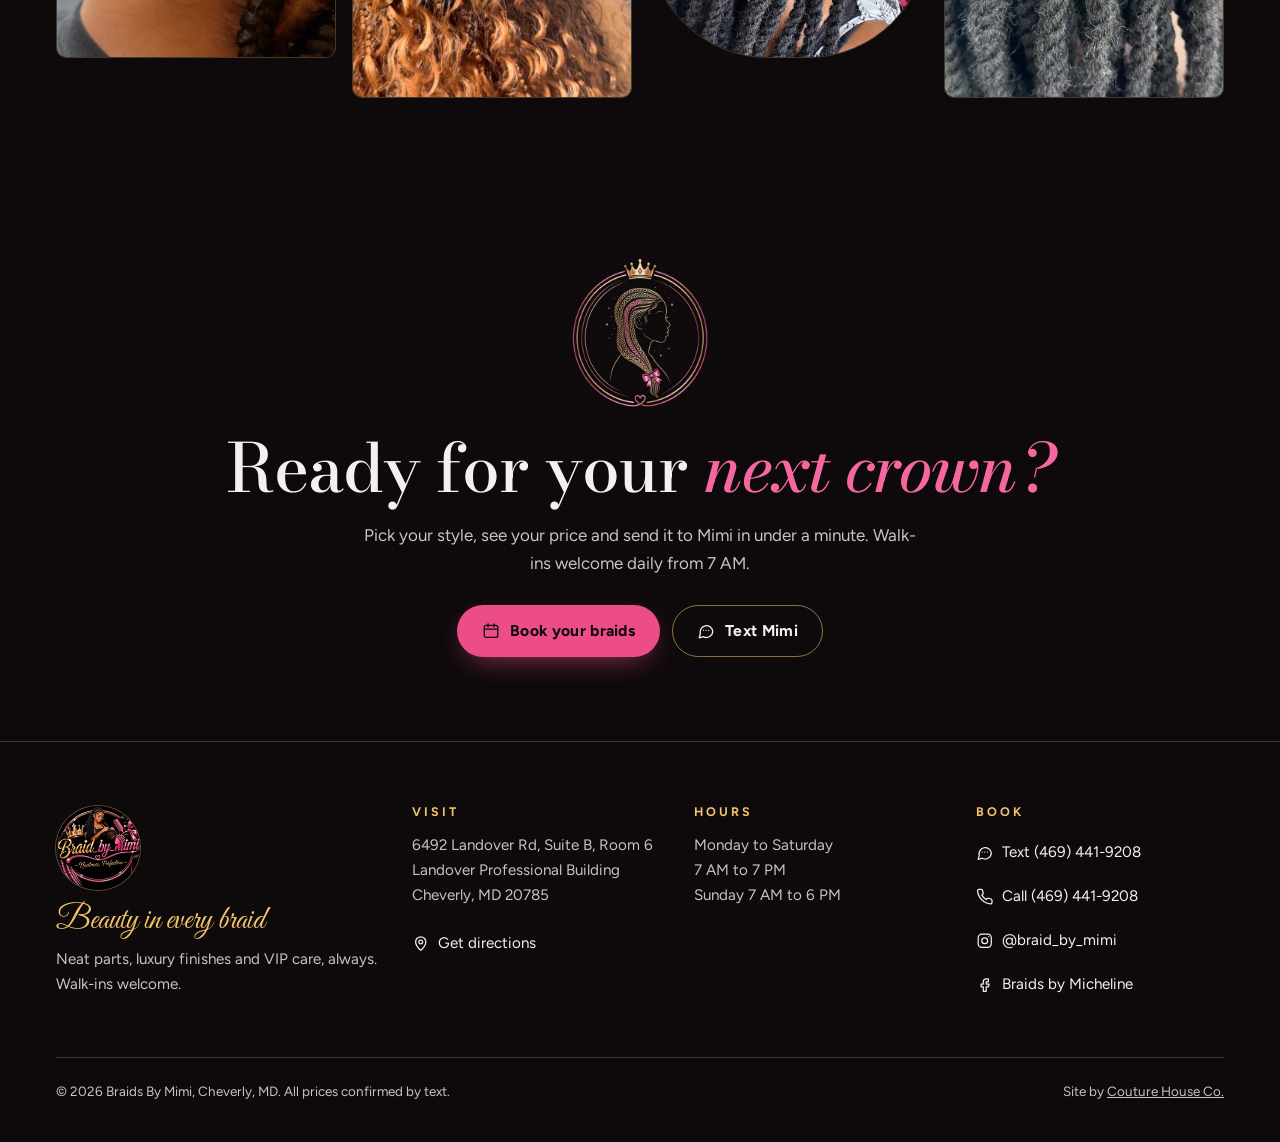
<file: gallery.html>
<!doctype html>
<html lang="en" class="no-js">
<head>
<meta charset="utf-8">
<meta name="viewport" content="width=device-width, initial-scale=1, viewport-fit=cover">
<title>Braid Gallery: Knotless, Boho &amp; Cornrows | Braids By Mimi</title>
<meta name="description" content="Photos of knotless, boho, Fulani, stitch cornrow and twist braids by Mimi in Cheverly and Landover, MD. Find your next style and book.">
<link rel="canonical" href="https://braids-by-mimi-website.netlify.app/gallery.html">
<meta name="theme-color" content="#0E0A0C">
<meta name="format-detection" content="telephone=no">
<meta name="robots" content="index, follow, max-image-preview:large">
<meta property="og:type" content="website">
<meta property="og:site_name" content="Braids By Mimi">
<meta property="og:title" content="Braid Gallery: Knotless, Boho &amp; Cornrows | Braids By Mimi">
<meta property="og:description" content="Photos of knotless, boho, Fulani, stitch cornrow and twist braids by Mimi in Cheverly and Landover, MD. Find your next style and book.">
<meta property="og:url" content="https://braids-by-mimi-website.netlify.app/gallery.html">
<meta property="og:image" content="https://braids-by-mimi-website.netlify.app/assets/img/share.jpg">
<meta property="og:image:width" content="1200">
<meta property="og:image:height" content="630">
<meta property="og:image:alt" content="Braids By Mimi, Cheverly MD: gold and pink line drawing of a woman with knotless braids and a crown. Neat parts, luxury finishes.">
<meta property="og:locale" content="en_US">
<meta name="twitter:card" content="summary_large_image">
<meta name="twitter:title" content="Braid Gallery: Knotless, Boho &amp; Cornrows | Braids By Mimi">
<meta name="twitter:description" content="Photos of knotless, boho, Fulani, stitch cornrow and twist braids by Mimi in Cheverly and Landover, MD. Find your next style and book.">
<meta name="twitter:image" content="https://braids-by-mimi-website.netlify.app/assets/img/share.jpg">
<link rel="icon" href="assets/img/favicon.svg" type="image/svg+xml">
<link rel="icon" href="assets/img/favicon-32.png" sizes="32x32" type="image/png">
<link rel="apple-touch-icon" href="assets/img/apple-touch-icon.png">
<link rel="manifest" href="site.webmanifest">
<link rel="preload" href="assets/fonts/bodoni-moda-latin-wght-normal.woff2" as="font" type="font/woff2" crossorigin>
<link rel="preload" href="assets/fonts/figtree-latin-wght-normal.woff2" as="font" type="font/woff2" crossorigin>
<link rel="stylesheet" href="assets/css/fonts.css?v=20261105e">
<link rel="stylesheet" href="assets/css/site.css?v=20261105e">
<script src="assets/js/js-flag.js?v=20261105e"></script>
<script src="assets/js/site.js?v=20261105e" defer></script>
<script type="application/ld+json">{"@context":"https://schema.org","@type":"HairSalon","@id":"https://braids-by-mimi-website.netlify.app/#salon","name":"Braids By Mimi","alternateName":["Braid_by_mimi","Braids by Micheline"],"url":"https://braids-by-mimi-website.netlify.app/","logo":"https://braids-by-mimi-website.netlify.app/assets/img/braids-by-mimi-logo-480.webp","image":["https://braids-by-mimi-website.netlify.app/assets/img/share.jpg","https://braids-by-mimi-website.netlify.app/assets/img/golden-boho-curls-1080.webp"],"description":"Knotless, boho, Fulani, twists and stitch cornrow braids by Mimi in Cheverly and Landover, MD. Hair included on most styles. Walk-ins welcome. $25 deposit.","telephone":"+1-469-441-9208","address":{"@type":"PostalAddress","streetAddress":"6492 Landover Rd, Suite B, Room 6","addressLocality":"Cheverly","addressRegion":"MD","postalCode":"20785","addressCountry":"US"},"geo":{"@type":"GeoCoordinates","latitude":38.9328093,"longitude":-76.9028936},"hasMap":"https://www.google.com/maps/search/?api=1&query=Braids+By+Mimi+6492+Landover+Rd+Cheverly+MD+20785","openingHoursSpecification":[{"@type":"OpeningHoursSpecification","dayOfWeek":["Monday","Tuesday","Wednesday","Thursday","Friday","Saturday"],"opens":"07:00","closes":"19:00"},{"@type":"OpeningHoursSpecification","dayOfWeek":"Sunday","opens":"07:00","closes":"18:00"}],"areaServed":[{"@type":"City","name":"Cheverly"},{"@type":"City","name":"Landover"},{"@type":"City","name":"Hyattsville"},{"@type":"City","name":"Bladensburg"},{"@type":"City","name":"New Carrollton"},{"@type":"City","name":"Washington"}],"knowsLanguage":["en","fr"],"priceRange":"$15-$260","currenciesAccepted":"USD","sameAs":["https://www.instagram.com/braid_by_mimi/","https://www.facebook.com/profile.php?id=61550988362454"],"potentialAction":{"@type":"ReserveAction","target":"https://braids-by-mimi-website.netlify.app/book.html","name":"Request an appointment"},"hasOfferCatalog":{"@type":"OfferCatalog","name":"Braids By Mimi menu (Instagram, Aug 18 2026)","itemListElement":[{"@type":"OfferCatalog","name":"Knotless Braids","itemListElement":[{"@type":"Offer","itemOffered":{"@type":"Service","name":"Medium knotless, midback","description":"Hair included"},"price":"150","priceCurrency":"USD"},{"@type":"Offer","itemOffered":{"@type":"Service","name":"Medium knotless, waist length","description":"Hair included"},"price":"170","priceCurrency":"USD"},{"@type":"Offer","itemOffered":{"@type":"Service","name":"Medium knotless, top of the butt","description":"Hair included"},"price":"200","priceCurrency":"USD"},{"@type":"Offer","itemOffered":{"@type":"Service","name":"Small medium knotless, midback","description":"Hair included"},"price":"240","priceCurrency":"USD"},{"@type":"Offer","itemOffered":{"@type":"Service","name":"Small medium knotless, waist length","description":"Hair included"},"price":"260","priceCurrency":"USD"},{"@type":"Offer","itemOffered":{"@type":"Service","name":"Jumbo knotless","description":"Starting price, confirmed by text"},"priceSpecification":{"@type":"PriceSpecification","minPrice":140,"priceCurrency":"USD"}}]},{"@type":"OfferCatalog","name":"Boho & Bob Braids","itemListElement":[{"@type":"Offer","itemOffered":{"@type":"Service","name":"Medium bob boho","description":"Hair included"},"price":"180","priceCurrency":"USD"},{"@type":"Offer","itemOffered":{"@type":"Service","name":"Medium knotless boho, midback","description":"Hair included"},"price":"200","priceCurrency":"USD"},{"@type":"Offer","itemOffered":{"@type":"Service","name":"Small medium boho","description":"Hair included"},"price":"200","priceCurrency":"USD"},{"@type":"Offer","itemOffered":{"@type":"Service","name":"Bob French curl / Bora Bora braids","description":"Hair included"},"price":"260","priceCurrency":"USD"}]},{"@type":"OfferCatalog","name":"Fulani & Cornrows","itemListElement":[{"@type":"Offer","itemOffered":{"@type":"Service","name":"Fulani braids","description":"$180 to $200 depending on length"},"priceSpecification":{"@type":"PriceSpecification","minPrice":180,"priceCurrency":"USD"}},{"@type":"Offer","itemOffered":{"@type":"Service","name":"Lemonade cornrows","description":"Starting price"},"priceSpecification":{"@type":"PriceSpecification","minPrice":160,"priceCurrency":"USD"}},{"@type":"Offer","itemOffered":{"@type":"Service","name":"Versatile cornrows","description":"Starting price"},"priceSpecification":{"@type":"PriceSpecification","minPrice":200,"priceCurrency":"USD"}},{"@type":"Offer","itemOffered":{"@type":"Service","name":"Stitch cornrows","description":"$15 each"},"price":"15","priceCurrency":"USD"},{"@type":"Offer","itemOffered":{"@type":"Service","name":"Zigzag cornrows","description":"$20 each"},"price":"20","priceCurrency":"USD"}]},{"@type":"OfferCatalog","name":"Twists","itemListElement":[{"@type":"Offer","itemOffered":{"@type":"Service","name":"Medium island twist, waist length","description":"Hair included"},"price":"200","priceCurrency":"USD"},{"@type":"Offer","itemOffered":{"@type":"Service","name":"Senegalese twist","description":"Text Mimi for your price"}},{"@type":"Offer","itemOffered":{"@type":"Service","name":"Spring twist","description":"Text Mimi for your price"}},{"@type":"Offer","itemOffered":{"@type":"Service","name":"Coco twist","description":"Text Mimi for your price"}}]},{"@type":"OfferCatalog","name":"Soft Locs & Crochet","itemListElement":[{"@type":"Offer","itemOffered":{"@type":"Service","name":"Soft locs (hair not included)","description":"Starting price, hair not included"},"priceSpecification":{"@type":"PriceSpecification","minPrice":180,"priceCurrency":"USD"}},{"@type":"Offer","itemOffered":{"@type":"Service","name":"Crochet","description":"Text Mimi for your price"}}]},{"@type":"OfferCatalog","name":"Sew-ins","itemListElement":[{"@type":"Offer","itemOffered":{"@type":"Service","name":"Sew-in","description":"Starting price"},"priceSpecification":{"@type":"PriceSpecification","minPrice":100,"priceCurrency":"USD"}}]},{"@type":"OfferCatalog","name":"Kids' Styles","itemListElement":[{"@type":"Offer","itemOffered":{"@type":"Service","name":"Kids' hairstyle","description":"Starting price, by style"},"priceSpecification":{"@type":"PriceSpecification","minPrice":100,"priceCurrency":"USD"}}]}]}}</script>
<script type="application/ld+json">{"@context":"https://schema.org","@type":"ImageGallery","name":"Braids By Mimi gallery","url":"https://braids-by-mimi-website.netlify.app/gallery.html","image":[{"@type":"ImageObject","contentUrl":"https://braids-by-mimi-website.netlify.app/assets/img/blonde-boho-knotless-back.webp","description":"Back view of long honey-blonde boho knotless braids with loose curls"},{"@type":"ImageObject","contentUrl":"https://braids-by-mimi-website.netlify.app/assets/img/soft-locs-long.webp","description":"Close view of long soft locs falling straight down"},{"@type":"ImageObject","contentUrl":"https://braids-by-mimi-website.netlify.app/assets/img/stitch-cornrow-updo.webp","description":"Stitch cornrows swept up into a curly updo, side view"},{"@type":"ImageObject","contentUrl":"https://braids-by-mimi-website.netlify.app/assets/img/knotless-braids-hands-back.webp","description":"Client holding up long black knotless braids to show the neat square parts"},{"@type":"ImageObject","contentUrl":"https://braids-by-mimi-website.netlify.app/assets/img/boho-braids-yellow-dress.webp","description":"Client in a yellow dress showing side cornrows into long boho braids"},{"@type":"ImageObject","contentUrl":"https://braids-by-mimi-website.netlify.app/assets/img/knotless-parts-crown.webp","description":"Top view of medium knotless braids with clean square parts"},{"@type":"ImageObject","contentUrl":"https://braids-by-mimi-website.netlify.app/assets/img/side-cornrows-long.webp","description":"Long straight-back side cornrows on a client in a red top"},{"@type":"ImageObject","contentUrl":"https://braids-by-mimi-website.netlify.app/assets/img/twists-side-view.webp","description":"Long two-strand twists, side view in the chair"},{"@type":"ImageObject","contentUrl":"https://braids-by-mimi-website.netlify.app/assets/img/knotless-parts-closeup.webp","description":"Close-up of knotless braids with neat square parts at the crown"},{"@type":"ImageObject","contentUrl":"https://braids-by-mimi-website.netlify.app/assets/img/boho-bob-back.webp","description":"Boho knotless bob with curly ends, seen from behind"},{"@type":"ImageObject","contentUrl":"https://braids-by-mimi-website.netlify.app/assets/img/copper-spring-twists.webp","description":"Copper-colored twists with curly ends, seen from behind"},{"@type":"ImageObject","contentUrl":"https://braids-by-mimi-website.netlify.app/assets/img/curly-boho-bob.webp","description":"Shoulder-length curly boho bob braids, back view"},{"@type":"ImageObject","contentUrl":"https://braids-by-mimi-website.netlify.app/assets/img/copper-boho-braids.webp","description":"Copper boho braids with loose curls framing the face"},{"@type":"ImageObject","contentUrl":"https://braids-by-mimi-website.netlify.app/assets/img/stitch-braids-side.webp","description":"Stitch braids with sleek edges, side profile"},{"@type":"ImageObject","contentUrl":"https://braids-by-mimi-website.netlify.app/assets/img/knotless-parts-back.webp","description":"Fresh knotless braids from the nape, showing even parts"},{"@type":"ImageObject","contentUrl":"https://braids-by-mimi-website.netlify.app/assets/img/long-knotless-back.webp","description":"Waist-length black knotless braids, seen from behind"},{"@type":"ImageObject","contentUrl":"https://braids-by-mimi-website.netlify.app/assets/img/crisscross-cornrows-closeup.webp","description":"Close-up of curved crisscross cornrows near the ear"},{"@type":"ImageObject","contentUrl":"https://braids-by-mimi-website.netlify.app/assets/img/boho-knotless-closeup.webp","description":"Close-up of black boho knotless braids with curly strands"},{"@type":"ImageObject","contentUrl":"https://braids-by-mimi-website.netlify.app/assets/img/platinum-boho-braids.webp","description":"Long platinum-blonde boho braids in front of a large wall clock"},{"@type":"ImageObject","contentUrl":"https://braids-by-mimi-website.netlify.app/assets/img/golden-boho-curls.webp","description":"Golden-blonde boho braids full of curls, back view"},{"@type":"ImageObject","contentUrl":"https://braids-by-mimi-website.netlify.app/assets/img/long-small-knotless.webp","description":"Long small knotless braids reaching past the waist"},{"@type":"ImageObject","contentUrl":"https://braids-by-mimi-website.netlify.app/assets/img/knotless-square-parts.webp","description":"Knotless braids with big square parts, seen from the top"},{"@type":"ImageObject","contentUrl":"https://braids-by-mimi-website.netlify.app/assets/img/knotless-install-parts.webp","description":"Mid-install: knotless braids with blonde ends and crisp parts"},{"@type":"ImageObject","contentUrl":"https://braids-by-mimi-website.netlify.app/assets/img/brown-twists-closeup.webp","description":"Close-up of brown and black twists"},{"@type":"ImageObject","contentUrl":"https://braids-by-mimi-website.netlify.app/assets/img/feed-in-cornrows-ear.webp","description":"Feed-in cornrows curving behind the ear"},{"@type":"ImageObject","contentUrl":"https://braids-by-mimi-website.netlify.app/assets/img/ombre-curly-boho.webp","description":"Ombre copper boho braids with full curls"},{"@type":"ImageObject","contentUrl":"https://braids-by-mimi-website.netlify.app/assets/img/twists-back-view.webp","description":"Medium twists with neat parts, back view"},{"@type":"ImageObject","contentUrl":"https://braids-by-mimi-website.netlify.app/assets/img/twists-crown-parts.webp","description":"Top view of twists with triangle parts"}]}</script>
</head>
<body>
<div class="progress" aria-hidden="true"><span></span></div>
<a class="skip" href="#main">Skip to content</a>
<aside class="spec-bar" aria-label="Couture House demo links">
  <div class="wrap spec-bar-in">
    <p class="spec-bar-label"><span>Couture House</span> spec preview</p>
    <div class="spec-bar-btns">
      <a class="btn btn-sm btn-line" href="book.html#builder">Booking demo</a>
      <a class="btn btn-sm btn-gold" href="owner.html">Owner portal demo</a>
      <a class="btn btn-sm btn-line" data-sms-site href="#">Text site link</a>
    </div>
  </div>
</aside>
<header class="site-header">
  <div class="wrap hdr">
    <a class="brand" href="index.html" aria-label="Braids By Mimi, home"><img class="brand-logo" src="assets/img/braids-by-mimi-logo-160.webp" width="160" height="160" alt=""><span class="wm"><span class="wm-name">Braids By <i>Mimi</i></span><span class="wm-sub">Neatness, Perfection</span></span></a>
    <nav class="nav-d" aria-label="Main"><ul><li><a href="services.html">Services &amp; prices</a></li><li><a href="gallery.html" aria-current="page">Gallery</a></li><li><a href="book.html">Book &amp; visit</a></li></ul></nav>
    <a class="btn btn-pink btn-sm hdr-cta" href="book.html#builder"><svg class="icon" viewBox="0 0 24 24" aria-hidden="true" focusable="false"><rect x="3" y="4.5" width="18" height="16" rx="2.5"/><path d="M3 9.5h18M8 2.5v4M16 2.5v4"/></svg>Book now</a>
    <button class="menu-btn" type="button" aria-expanded="false" aria-controls="mnav"><span class="bars" aria-hidden="true"><span></span><span></span></span>Menu</button>
  </div>
</header>
<div class="mnav" id="mnav" role="dialog" aria-modal="true" aria-label="Site menu" hidden>
  <div class="mnav-top"><span class="brand"><img class="brand-logo" src="assets/img/braids-by-mimi-logo-160.webp" width="160" height="160" alt=""><span class="wm"><span class="wm-name">Braids By <i>Mimi</i></span><span class="wm-sub">Neatness, Perfection</span></span></span><button class="mnav-close" type="button" aria-label="Close menu"><svg class="icon" viewBox="0 0 24 24" aria-hidden="true" focusable="false"><path d="M6 6l12 12M18 6 6 18"/></svg></button></div>
  <nav aria-label="Mobile"><ul><li><a href="index.html">Home<span>Welcome</span></a></li><li><a href="services.html">Services &amp; prices<span>Menu</span></a></li><li><a href="gallery.html" aria-current="page">Gallery<span>Photos</span></a></li><li><a href="book.html">Book &amp; visit<span>Book</span></a></li></ul></nav>
  <div class="mnav-foot">
    <a class="btn btn-pink" href="book.html#builder"><svg class="icon" viewBox="0 0 24 24" aria-hidden="true" focusable="false"><rect x="3" y="4.5" width="18" height="16" rx="2.5"/><path d="M3 9.5h18M8 2.5v4M16 2.5v4"/></svg>Book your braids</a>
    <a class="btn btn-line" href="sms:+14694419208"><svg class="icon" viewBox="0 0 24 24" aria-hidden="true" focusable="false"><path d="M21 12a8.5 8.5 0 0 1-12.4 7.6L3 21l1.4-5.4A8.5 8.5 0 1 1 21 12z"/><path d="M8.5 11h.01M12 11h.01M15.5 11h.01"/></svg>Text Mimi (469) 441-9208</a>
    <p>6492 Landover Rd, Suite B, Room 6<br>Cheverly, MD 20785</p>
  </div>
</div>
<main id="main" tabindex="-1">
<section class="page-hero" aria-labelledby="ph-h">
  <div class="wrap"><div class="hd"><p class="stamp"><span class="stamp-n">No. 01</span><span>Gallery</span></p><h1 id="ph-h">Fresh out <em class="foil">the chair.</em></h1><span class="braid-rule" aria-hidden="true"><svg viewBox="0 0 320 17" focusable="false"><path class="br-a" pathLength="1" d="M0 8 C9 1 18 1 27 8 S45 15 54 8 S72 1 81 8 S99 15 108 8 S126 1 135 8 S153 15 162 8 S180 1 189 8 S207 15 216 8 S234 1 243 8 S261 15 270 8 L290 8"/><path class="br-b" pathLength="1" d="M0 8 C9 15 18 15 27 8 S45 1 54 8 S72 15 81 8 S99 1 108 8 S126 15 135 8 S153 1 162 8 S180 15 189 8 S207 1 216 8 S234 15 243 8 S261 1 270 8 L290 8"/><path class="br-h" pathLength="1" d="M304 15 C293 9 293 2 298.5 1.6 C301.3 1.4 303 3.2 304 5 C305 3.2 306.7 1.4 309.5 1.6 C315 2 315 9 304 15 Z"/></svg></span><p class="intro">Real clients from Mimi's chair. Tap any photo to see it larger, then book the look.</p></div></div>
</section>
<section class="sec sec--ink sec--flush-top" aria-label="Photos">
  <div class="wrap">
    <div class="filters" role="group" aria-label="Filter by style"><button type="button" data-f="all" aria-pressed="true">All styles</button><button type="button" data-f="knotless" aria-pressed="false">Knotless</button><button type="button" data-f="boho" aria-pressed="false">Boho</button><button type="button" data-f="cornrows" aria-pressed="false">Cornrows &amp; stitch</button><button type="button" data-f="twists" aria-pressed="false">Twists &amp; locs</button></div>
    <div class="g-grid" data-gallery><figure class="g-item rv" data-cat="boho"><button class="g-btn" type="button" data-full="assets/img/blonde-boho-knotless-back.webp" aria-label="View larger: Back view of long honey-blonde boho knotless braids with loose curls"><img src="assets/img/blonde-boho-knotless-back.webp" width="640" height="1136" alt="Back view of long honey-blonde boho knotless braids with loose curls" loading="lazy" decoding="async"></button></figure><figure class="g-item rv" data-cat="twists"><button class="g-btn" type="button" data-full="assets/img/soft-locs-long.webp" aria-label="View larger: Close view of long soft locs falling straight down"><img src="assets/img/soft-locs-long.webp" width="640" height="1136" alt="Close view of long soft locs falling straight down" loading="lazy" decoding="async"></button></figure><figure class="g-item rv" data-cat="cornrows"><button class="g-btn" type="button" data-full="assets/img/stitch-cornrow-updo.webp" aria-label="View larger: Stitch cornrows swept up into a curly updo, side view"><img src="assets/img/stitch-cornrow-updo.webp" width="640" height="1136" alt="Stitch cornrows swept up into a curly updo, side view" loading="lazy" decoding="async"></button></figure><figure class="g-item rv" data-cat="knotless"><button class="g-btn" type="button" data-full="assets/img/knotless-braids-hands-back.webp" aria-label="View larger: Client holding up long black knotless braids to show the neat square parts"><img src="assets/img/knotless-braids-hands-back.webp" width="640" height="1136" alt="Client holding up long black knotless braids to show the neat square parts" loading="lazy" decoding="async"></button></figure><figure class="g-item rv" data-cat="boho"><button class="g-btn" type="button" data-full="assets/img/boho-braids-yellow-dress.webp" aria-label="View larger: Client in a yellow dress showing side cornrows into long boho braids"><img src="assets/img/boho-braids-yellow-dress.webp" width="640" height="1136" alt="Client in a yellow dress showing side cornrows into long boho braids" loading="lazy" decoding="async"></button></figure><figure class="g-item rv" data-cat="knotless"><button class="g-btn" type="button" data-full="assets/img/knotless-parts-crown.webp" aria-label="View larger: Top view of medium knotless braids with clean square parts"><img src="assets/img/knotless-parts-crown.webp" width="640" height="1136" alt="Top view of medium knotless braids with clean square parts" loading="lazy" decoding="async"></button></figure><figure class="g-item rv" data-cat="cornrows"><button class="g-btn" type="button" data-full="assets/img/side-cornrows-long.webp" aria-label="View larger: Long straight-back side cornrows on a client in a red top"><img src="assets/img/side-cornrows-long.webp" width="640" height="1136" alt="Long straight-back side cornrows on a client in a red top" loading="lazy" decoding="async"></button></figure><figure class="g-item rv" data-cat="twists"><button class="g-btn" type="button" data-full="assets/img/twists-side-view-1080.webp" aria-label="View larger: Long two-strand twists, side view in the chair"><img src="assets/img/twists-side-view.webp" srcset="assets/img/twists-side-view.webp 720w, assets/img/twists-side-view-1080.webp 1080w" sizes="(min-width:1100px) 25vw, (min-width:760px) 33vw, 50vw" width="720" height="956" alt="Long two-strand twists, side view in the chair" loading="lazy" decoding="async"></button></figure><figure class="g-item rv" data-cat="knotless"><button class="g-btn" type="button" data-full="assets/img/knotless-parts-closeup.webp" aria-label="View larger: Close-up of knotless braids with neat square parts at the crown"><img src="assets/img/knotless-parts-closeup.webp" width="640" height="1136" alt="Close-up of knotless braids with neat square parts at the crown" loading="lazy" decoding="async"></button></figure><figure class="g-item rv" data-cat="boho"><button class="g-btn" type="button" data-full="assets/img/boho-bob-back.webp" aria-label="View larger: Boho knotless bob with curly ends, seen from behind"><img src="assets/img/boho-bob-back.webp" width="640" height="1136" alt="Boho knotless bob with curly ends, seen from behind" loading="lazy" decoding="async"></button></figure><figure class="g-item rv" data-cat="twists"><button class="g-btn" type="button" data-full="assets/img/copper-spring-twists.webp" aria-label="View larger: Copper-colored twists with curly ends, seen from behind"><img src="assets/img/copper-spring-twists.webp" width="640" height="1136" alt="Copper-colored twists with curly ends, seen from behind" loading="lazy" decoding="async"></button></figure><figure class="g-item rv" data-cat="boho"><button class="g-btn" type="button" data-full="assets/img/curly-boho-bob.webp" aria-label="View larger: Shoulder-length curly boho bob braids, back view"><img src="assets/img/curly-boho-bob.webp" width="640" height="1136" alt="Shoulder-length curly boho bob braids, back view" loading="lazy" decoding="async"></button></figure><figure class="g-item rv" data-cat="boho"><button class="g-btn" type="button" data-full="assets/img/copper-boho-braids.webp" aria-label="View larger: Copper boho braids with loose curls framing the face"><img src="assets/img/copper-boho-braids.webp" width="640" height="1138" alt="Copper boho braids with loose curls framing the face" loading="lazy" decoding="async"></button></figure><figure class="g-item rv" data-cat="cornrows"><button class="g-btn" type="button" data-full="assets/img/stitch-braids-side.webp" aria-label="View larger: Stitch braids with sleek edges, side profile"><img src="assets/img/stitch-braids-side.webp" width="640" height="1136" alt="Stitch braids with sleek edges, side profile" loading="lazy" decoding="async"></button></figure><figure class="g-item rv" data-cat="knotless"><button class="g-btn" type="button" data-full="assets/img/knotless-parts-back.webp" aria-label="View larger: Fresh knotless braids from the nape, showing even parts"><img src="assets/img/knotless-parts-back.webp" width="640" height="1136" alt="Fresh knotless braids from the nape, showing even parts" loading="lazy" decoding="async"></button></figure><figure class="g-item rv" data-cat="knotless"><button class="g-btn" type="button" data-full="assets/img/long-knotless-back.webp" aria-label="View larger: Waist-length black knotless braids, seen from behind"><img src="assets/img/long-knotless-back.webp" width="640" height="852" alt="Waist-length black knotless braids, seen from behind" loading="lazy" decoding="async"></button></figure><figure class="g-item rv" data-cat="cornrows"><button class="g-btn" type="button" data-full="assets/img/crisscross-cornrows-closeup.webp" aria-label="View larger: Close-up of curved crisscross cornrows near the ear"><img src="assets/img/crisscross-cornrows-closeup.webp" width="720" height="960" alt="Close-up of curved crisscross cornrows near the ear" loading="lazy" decoding="async"></button></figure><figure class="g-item rv" data-cat="boho"><button class="g-btn" type="button" data-full="assets/img/boho-knotless-closeup-1080.webp" aria-label="View larger: Close-up of black boho knotless braids with curly strands"><img src="assets/img/boho-knotless-closeup.webp" srcset="assets/img/boho-knotless-closeup.webp 720w, assets/img/boho-knotless-closeup-1080.webp 1080w" sizes="(min-width:1100px) 25vw, (min-width:760px) 33vw, 50vw" width="720" height="1280" alt="Close-up of black boho knotless braids with curly strands" loading="lazy" decoding="async"></button></figure><figure class="g-item rv" data-cat="boho"><button class="g-btn" type="button" data-full="assets/img/platinum-boho-braids-1080.webp" aria-label="View larger: Long platinum-blonde boho braids in front of a large wall clock"><img src="assets/img/platinum-boho-braids.webp" srcset="assets/img/platinum-boho-braids.webp 720w, assets/img/platinum-boho-braids-1080.webp 1080w" sizes="(min-width:1100px) 25vw, (min-width:760px) 33vw, 50vw" width="720" height="1280" alt="Long platinum-blonde boho braids in front of a large wall clock" loading="lazy" decoding="async"></button></figure><figure class="g-item rv" data-cat="boho"><button class="g-btn" type="button" data-full="assets/img/golden-boho-curls-1080.webp" aria-label="View larger: Golden-blonde boho braids full of curls, back view"><img src="assets/img/golden-boho-curls.webp" srcset="assets/img/golden-boho-curls.webp 720w, assets/img/golden-boho-curls-1080.webp 1080w" sizes="(min-width:1100px) 25vw, (min-width:760px) 33vw, 50vw" width="720" height="1280" alt="Golden-blonde boho braids full of curls, back view" loading="lazy" decoding="async"></button></figure><figure class="g-item rv" data-cat="knotless"><button class="g-btn" type="button" data-full="assets/img/long-small-knotless-1080.webp" aria-label="View larger: Long small knotless braids reaching past the waist"><img src="assets/img/long-small-knotless.webp" srcset="assets/img/long-small-knotless.webp 720w, assets/img/long-small-knotless-1080.webp 1080w" sizes="(min-width:1100px) 25vw, (min-width:760px) 33vw, 50vw" width="720" height="900" alt="Long small knotless braids reaching past the waist" loading="lazy" decoding="async"></button></figure><figure class="g-item rv" data-cat="knotless"><button class="g-btn" type="button" data-full="assets/img/knotless-square-parts-1080.webp" aria-label="View larger: Knotless braids with big square parts, seen from the top"><img src="assets/img/knotless-square-parts.webp" srcset="assets/img/knotless-square-parts.webp 720w, assets/img/knotless-square-parts-1080.webp 1080w" sizes="(min-width:1100px) 25vw, (min-width:760px) 33vw, 50vw" width="720" height="1280" alt="Knotless braids with big square parts, seen from the top" loading="lazy" decoding="async"></button></figure><figure class="g-item rv" data-cat="knotless"><button class="g-btn" type="button" data-full="assets/img/knotless-install-parts.webp" aria-label="View larger: Mid-install: knotless braids with blonde ends and crisp parts"><img src="assets/img/knotless-install-parts.webp" width="720" height="900" alt="Mid-install: knotless braids with blonde ends and crisp parts" loading="lazy" decoding="async"></button></figure><figure class="g-item rv" data-cat="twists"><button class="g-btn" type="button" data-full="assets/img/brown-twists-closeup.webp" aria-label="View larger: Close-up of brown and black twists"><img src="assets/img/brown-twists-closeup.webp" width="612" height="765" alt="Close-up of brown and black twists" loading="lazy" decoding="async"></button></figure><figure class="g-item rv" data-cat="cornrows"><button class="g-btn" type="button" data-full="assets/img/feed-in-cornrows-ear-1080.webp" aria-label="View larger: Feed-in cornrows curving behind the ear"><img src="assets/img/feed-in-cornrows-ear.webp" srcset="assets/img/feed-in-cornrows-ear.webp 720w, assets/img/feed-in-cornrows-ear-1080.webp 1080w" sizes="(min-width:1100px) 25vw, (min-width:760px) 33vw, 50vw" width="720" height="1280" alt="Feed-in cornrows curving behind the ear" loading="lazy" decoding="async"></button></figure><figure class="g-item rv" data-cat="boho"><button class="g-btn" type="button" data-full="assets/img/ombre-curly-boho-1080.webp" aria-label="View larger: Ombre copper boho braids with full curls"><img src="assets/img/ombre-curly-boho.webp" srcset="assets/img/ombre-curly-boho.webp 720w, assets/img/ombre-curly-boho-1080.webp 1080w" sizes="(min-width:1100px) 25vw, (min-width:760px) 33vw, 50vw" width="720" height="1280" alt="Ombre copper boho braids with full curls" loading="lazy" decoding="async"></button></figure><figure class="g-item rv" data-cat="twists"><button class="g-btn" type="button" data-full="assets/img/twists-back-view-1080.webp" aria-label="View larger: Medium twists with neat parts, back view"><img src="assets/img/twists-back-view.webp" srcset="assets/img/twists-back-view.webp 720w, assets/img/twists-back-view-1080.webp 1080w" sizes="(min-width:1100px) 25vw, (min-width:760px) 33vw, 50vw" width="720" height="900" alt="Medium twists with neat parts, back view" loading="lazy" decoding="async"></button></figure><figure class="g-item rv" data-cat="twists"><button class="g-btn" type="button" data-full="assets/img/twists-crown-parts-1080.webp" aria-label="View larger: Top view of twists with triangle parts"><img src="assets/img/twists-crown-parts.webp" srcset="assets/img/twists-crown-parts.webp 720w, assets/img/twists-crown-parts-1080.webp 1080w" sizes="(min-width:1100px) 25vw, (min-width:760px) 33vw, 50vw" width="720" height="1280" alt="Top view of twists with triangle parts" loading="lazy" decoding="async"></button></figure></div>
  </div>
</section>
<div class="lightbox" role="dialog" aria-modal="true" aria-label="Photo viewer" hidden><button class="lb-btn lb-close" type="button" aria-label="Close"><svg class="icon" viewBox="0 0 24 24" aria-hidden="true" focusable="false"><path d="M6 6l12 12M18 6 6 18"/></svg></button><button class="lb-btn lb-prev" type="button" aria-label="Previous photo"><svg class="icon" viewBox="0 0 24 24" aria-hidden="true" focusable="false"><path d="M15 5l-7 7 7 7"/></svg></button><figure><img alt=""><figcaption></figcaption></figure><button class="lb-btn lb-next" type="button" aria-label="Next photo"><svg class="icon" viewBox="0 0 24 24" aria-hidden="true" focusable="false"><path d="M9 5l7 7-7 7"/></svg></button></div>
<section class="cta" aria-labelledby="cta-h">
  <div class="wrap">
    <div class="emblem"><img src="assets/img/line-emblem-400.webp" width="400" height="418" alt="" loading="lazy" decoding="async"></div>
    <h2 id="cta-h">Ready for your <em class="foil">next crown?</em></h2>
    <p>Pick your style, see your price and send it to Mimi in under a minute. Walk-ins welcome daily from 7 AM.</p>
    <div class="btns"><a class="btn btn-pink" href="book.html#builder"><svg class="icon" viewBox="0 0 24 24" aria-hidden="true" focusable="false"><rect x="3" y="4.5" width="18" height="16" rx="2.5"/><path d="M3 9.5h18M8 2.5v4M16 2.5v4"/></svg>Book your braids</a><a class="btn btn-line" href="sms:+14694419208"><svg class="icon" viewBox="0 0 24 24" aria-hidden="true" focusable="false"><path d="M21 12a8.5 8.5 0 0 1-12.4 7.6L3 21l1.4-5.4A8.5 8.5 0 1 1 21 12z"/><path d="M8.5 11h.01M12 11h.01M15.5 11h.01"/></svg>Text Mimi</a></div>
  </div>
</section>
</main>
<footer class="site-footer">
  <div class="wrap">
    <div class="ft-grid">
      <div class="ft-brand">
        <img class="brand-logo" src="assets/img/braids-by-mimi-logo-160.webp" width="160" height="160" alt="Braids By Mimi logo: a braider with a gold crown, pink bow and comb" loading="lazy" decoding="async">
        <p class="ft-tag">Beauty in every braid</p>
        <p>Neat parts, luxury finishes and VIP care, always. Walk-ins welcome.</p>
      </div>
      <div><h2>Visit</h2><p>6492 Landover Rd, Suite B, Room 6<br>Landover Professional Building<br>Cheverly, MD 20785</p><a href="https://www.google.com/maps/dir/?api=1&destination=6492+Landover+Rd+Cheverly+MD+20785" rel="noopener"><svg class="icon" viewBox="0 0 24 24" aria-hidden="true" focusable="false"><path d="M12 21s-7-6.2-7-11.5a7 7 0 0 1 14 0C19 14.8 12 21 12 21z"/><circle cx="12" cy="9.5" r="2.6"/></svg>Get directions</a></div>
      <div><h2>Hours</h2><p>Monday to Saturday<br>7 AM to 7 PM<br>Sunday 7 AM to 6 PM</p></div>
      <div><h2>Book</h2><ul>
        <li><a href="sms:+14694419208"><svg class="icon" viewBox="0 0 24 24" aria-hidden="true" focusable="false"><path d="M21 12a8.5 8.5 0 0 1-12.4 7.6L3 21l1.4-5.4A8.5 8.5 0 1 1 21 12z"/><path d="M8.5 11h.01M12 11h.01M15.5 11h.01"/></svg>Text (469) 441-9208</a></li>
        <li><a href="tel:+14694419208"><svg class="icon" viewBox="0 0 24 24" aria-hidden="true" focusable="false"><path d="M22 16.9v3a2 2 0 0 1-2.2 2 19.8 19.8 0 0 1-8.6-3.1 19.5 19.5 0 0 1-6-6A19.8 19.8 0 0 1 2.1 4.2 2 2 0 0 1 4.1 2h3a2 2 0 0 1 2 1.7c.1.9.4 1.8.7 2.7a2 2 0 0 1-.5 2.1L8 9.8a16 16 0 0 0 6 6l1.3-1.3a2 2 0 0 1 2.1-.4c.9.3 1.8.6 2.7.7a2 2 0 0 1 1.7 2z"/></svg>Call (469) 441-9208</a></li>
        <li><a href="https://www.instagram.com/braid_by_mimi/" rel="noopener"><svg class="icon" viewBox="0 0 24 24" aria-hidden="true" focusable="false"><rect x="3" y="3" width="18" height="18" rx="5"/><circle cx="12" cy="12" r="4"/><path d="M17.5 6.5h.01"/></svg>@braid_by_mimi</a></li>
        <li><a href="https://www.facebook.com/profile.php?id=61550988362454" rel="noopener"><svg class="icon" viewBox="0 0 24 24" aria-hidden="true" focusable="false"><path d="M14 8h3V4h-3a4 4 0 0 0-4 4v3H7v4h3v6h4v-6h3l1-4h-4V8.5a.5.5 0 0 1 .5-.5z"/></svg>Braids by Micheline</a></li></ul></div>
    </div>
    <div class="ft-bottom"><span>&copy; 2026 Braids By Mimi, Cheverly, MD. All prices confirmed by text.</span><span>Site by <a href="https://couturehouse.co" rel="noopener">Couture House Co.</a></span></div>
  </div>
</footer>
<nav class="mbar" aria-label="Quick actions">
  <a href="tel:+14694419208"><svg class="icon" viewBox="0 0 24 24" aria-hidden="true" focusable="false"><path d="M22 16.9v3a2 2 0 0 1-2.2 2 19.8 19.8 0 0 1-8.6-3.1 19.5 19.5 0 0 1-6-6A19.8 19.8 0 0 1 2.1 4.2 2 2 0 0 1 4.1 2h3a2 2 0 0 1 2 1.7c.1.9.4 1.8.7 2.7a2 2 0 0 1-.5 2.1L8 9.8a16 16 0 0 0 6 6l1.3-1.3a2 2 0 0 1 2.1-.4c.9.3 1.8.6 2.7.7a2 2 0 0 1 1.7 2z"/></svg>Call</a>
  <a href="sms:+14694419208"><svg class="icon" viewBox="0 0 24 24" aria-hidden="true" focusable="false"><path d="M21 12a8.5 8.5 0 0 1-12.4 7.6L3 21l1.4-5.4A8.5 8.5 0 1 1 21 12z"/><path d="M8.5 11h.01M12 11h.01M15.5 11h.01"/></svg>Text</a>
  <a class="mb-book" href="book.html#builder"><svg class="icon" viewBox="0 0 24 24" aria-hidden="true" focusable="false"><rect x="3" y="4.5" width="18" height="16" rx="2.5"/><path d="M3 9.5h18M8 2.5v4M16 2.5v4"/></svg>Book now</a>
</nav>
</body>
</html>
</file>
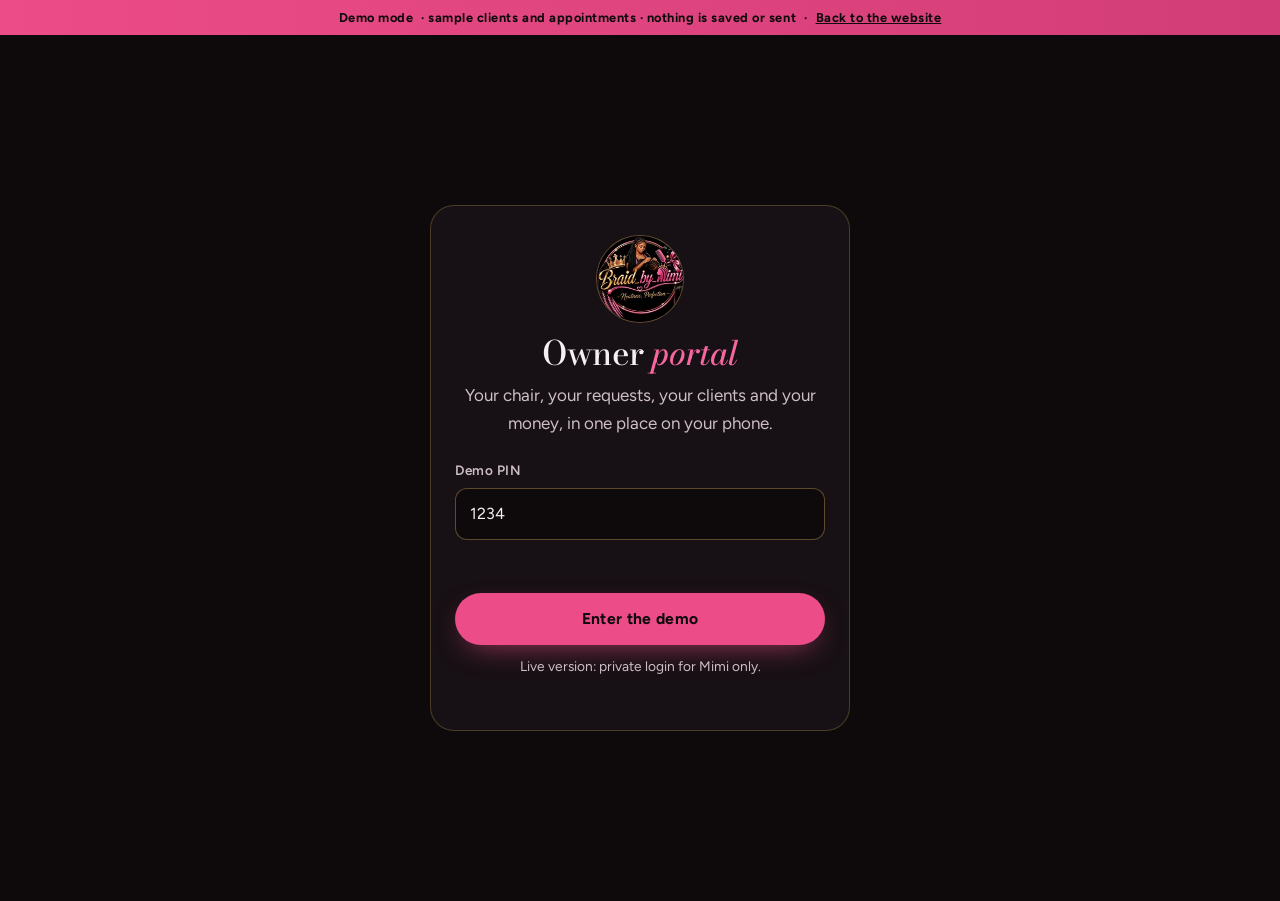
<file: owner.html>
<!doctype html>
<html lang="en" class="no-js">
<head>
<meta charset="utf-8">
<meta name="viewport" content="width=device-width, initial-scale=1, viewport-fit=cover">
<title>Owner Portal (Demo) | Braids By Mimi</title>
<meta name="description" content="Braids By Mimi owner portal demo: today's chair, website booking requests, calendar, clients, money and menu.">
<meta name="robots" content="noindex, nofollow">
<meta name="theme-color" content="#0E0A0C">
<meta name="format-detection" content="telephone=no">
<link rel="icon" href="assets/img/favicon.svg" type="image/svg+xml">
<link rel="apple-touch-icon" href="assets/img/apple-touch-icon.png">
<link rel="stylesheet" href="assets/css/fonts.css?v=20261105e">
<link rel="stylesheet" href="assets/css/site.css?v=20261105e">
<link rel="stylesheet" href="assets/css/portal.css?v=20261105e">
<script src="assets/js/js-flag.js?v=20261105e"></script>
<script src="assets/js/portal-data.js?v=20261105e" defer></script>
<script src="assets/js/portal.js?v=20261105e" defer></script>
</head>
<body class="portal-body">
<div class="pt-demo" role="note">Demo mode<span class="long"> · sample clients and appointments · nothing is saved or sent</span> · <a href="index.html">Back to the website</a></div>
<main class="pt-login" id="pt-login">
  <form class="pt-login-card" id="pt-enter" aria-labelledby="pt-lh">
    <img class="brand-logo" src="assets/img/braids-by-mimi-logo-160.webp" width="160" height="160" alt="Braids By Mimi logo">
    <h1 id="pt-lh">Owner <em>portal</em></h1>
    <p>Your chair, your requests, your clients and your money, in one place on your phone.</p>
    <div class="field"><label for="pt-pin">Demo PIN</label><input id="pt-pin" inputmode="numeric" autocomplete="off" value="1234" maxlength="6"></div>
    <p class="f-err" id="pt-lerr" role="alert"></p>
    <button class="btn btn-pink" type="submit">Enter the demo</button>
    <p class="pt-small">Live version: private login for Mimi only.</p>
  </form>
</main>
<div class="pt-app" id="pt-app" hidden>
  <aside class="pt-side" aria-label="Portal">
    <a class="brand" href="index.html" aria-label="Braids By Mimi, home"><img class="brand-logo" src="assets/img/braids-by-mimi-logo-160.webp" width="160" height="160" alt=""><span class="wm"><span class="wm-name">Braids By <i>Mimi</i></span><span class="wm-sub">Neatness, Perfection</span></span></a>
    <a class="nav" href="#today"><svg class="icon" viewBox="0 0 24 24" aria-hidden="true" focusable="false"><path d="M3 11l9-7 9 7v9a1 1 0 0 1-1 1h-5v-6h-6v6H4a1 1 0 0 1-1-1z"/></svg>Today</a><a class="nav" href="#requests"><svg class="icon" viewBox="0 0 24 24" aria-hidden="true" focusable="false"><path d="M3 13l3-8h12l3 8v6a1 1 0 0 1-1 1H4a1 1 0 0 1-1-1z"/><path d="M3 13h5l1 3h6l1-3h5"/></svg>Requests<span class="cnt" data-count="requests" hidden>0</span></a><a class="nav" href="#calendar"><svg class="icon" viewBox="0 0 24 24" aria-hidden="true" focusable="false"><rect x="3" y="4.5" width="18" height="16" rx="2.5"/><path d="M3 9.5h18M8 2.5v4M16 2.5v4"/></svg>Calendar</a><a class="nav" href="#clients"><svg class="icon" viewBox="0 0 24 24" aria-hidden="true" focusable="false"><circle cx="9" cy="8" r="3.5"/><path d="M2.5 20a6.5 6.5 0 0 1 13 0"/><path d="M16 4.5a3.5 3.5 0 0 1 0 7M18 14a6 6 0 0 1 3.5 6"/></svg>Clients</a><a class="nav" href="#money"><svg class="icon" viewBox="0 0 24 24" aria-hidden="true" focusable="false"><path d="M4 20V10M10 20V4M16 20v-7M22 20H2"/></svg>Money</a><a class="nav" href="#menu"><svg class="icon" viewBox="0 0 24 24" aria-hidden="true" focusable="false"><path d="M4 6h16M4 12h16M4 18h10"/></svg>Menu &amp; prices</a><a class="nav" href="#settings"><svg class="icon" viewBox="0 0 24 24" aria-hidden="true" focusable="false"><circle cx="12" cy="12" r="3"/><path d="M12 2v3M12 19v3M4.2 4.2l2.1 2.1M17.7 17.7l2.1 2.1M2 12h3M19 12h3M4.2 19.8l2.1-2.1M17.7 6.3l2.1-2.1"/></svg>Settings</a>
    <div class="pt-side-foot"><b>Braids By Mimi</b><br>6492 Landover Rd, Suite B, Room 6<br>Deposit $25 · Walk-ins on</div>
  </aside>
  <div>
    <header class="pt-top"><img class="brand-logo" src="assets/img/braids-by-mimi-logo-160.webp" width="160" height="160" alt=""><span class="pt-top-title" id="pt-title">Today</span>
      <div class="pt-top-actions"><a class="icon-btn" href="#requests" aria-label="Website requests"><svg class="icon" viewBox="0 0 24 24" aria-hidden="true"><path d="M3 13l3-8h12l3 8v6a1 1 0 0 1-1 1H4a1 1 0 0 1-1-1z"/><path d="M3 13h5l1 3h6l1-3h5"/></svg><span class="dot" data-count="requests" hidden>0</span></a><a class="icon-btn" href="index.html" aria-label="View website"><svg class="icon" viewBox="0 0 24 24" aria-hidden="true"><circle cx="12" cy="12" r="9"/><path d="M3 12h18M12 3c2.6 2.6 3.8 5.6 3.8 9s-1.2 6.4-3.8 9c-2.6-2.6-3.8-5.6-3.8-9S9.4 5.6 12 3z"/></svg></a></div></header>
    <main class="pt-main" id="pt-main" tabindex="-1"></main>
  </div>
  <nav class="pt-tabs" aria-label="Portal tabs"><a href="#today"><svg class="icon" viewBox="0 0 24 24" aria-hidden="true" focusable="false"><path d="M3 11l9-7 9 7v9a1 1 0 0 1-1 1h-5v-6h-6v6H4a1 1 0 0 1-1-1z"/></svg>Today</a><a href="#requests"><svg class="icon" viewBox="0 0 24 24" aria-hidden="true" focusable="false"><path d="M3 13l3-8h12l3 8v6a1 1 0 0 1-1 1H4a1 1 0 0 1-1-1z"/><path d="M3 13h5l1 3h6l1-3h5"/></svg>Requests<span class="dot" data-count="requests" hidden>0</span></a><a href="#calendar"><svg class="icon" viewBox="0 0 24 24" aria-hidden="true" focusable="false"><rect x="3" y="4.5" width="18" height="16" rx="2.5"/><path d="M3 9.5h18M8 2.5v4M16 2.5v4"/></svg>Calendar</a><a href="#clients"><svg class="icon" viewBox="0 0 24 24" aria-hidden="true" focusable="false"><circle cx="9" cy="8" r="3.5"/><path d="M2.5 20a6.5 6.5 0 0 1 13 0"/><path d="M16 4.5a3.5 3.5 0 0 1 0 7M18 14a6 6 0 0 1 3.5 6"/></svg>Clients</a><a href="#more"><svg class="icon" viewBox="0 0 24 24" aria-hidden="true" focusable="false"><circle cx="5" cy="12" r="1.6"/><circle cx="12" cy="12" r="1.6"/><circle cx="19" cy="12" r="1.6"/></svg>More</a></nav>
</div>
<div class="scrim" id="pt-scrim" hidden></div>
<div class="toast" id="pt-toast" role="status" aria-live="polite"></div>
</body>
</html>
</file>
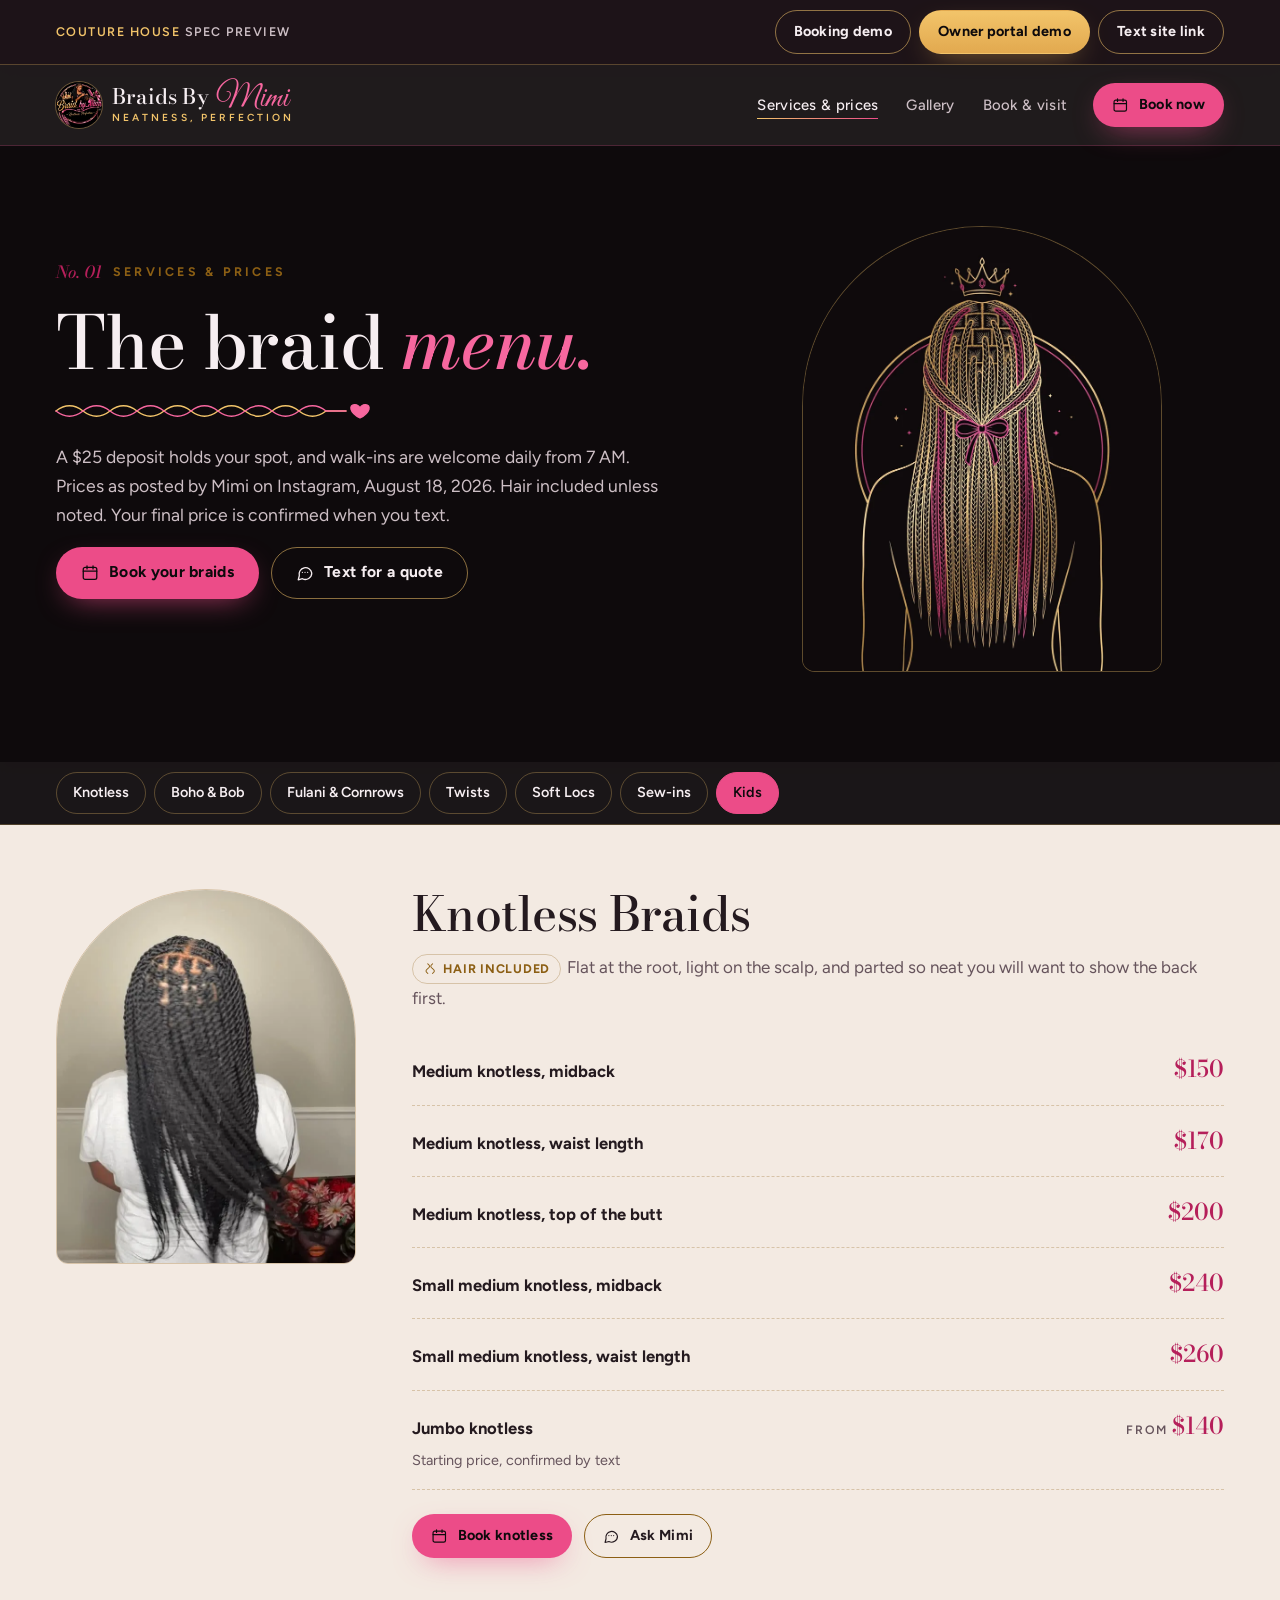
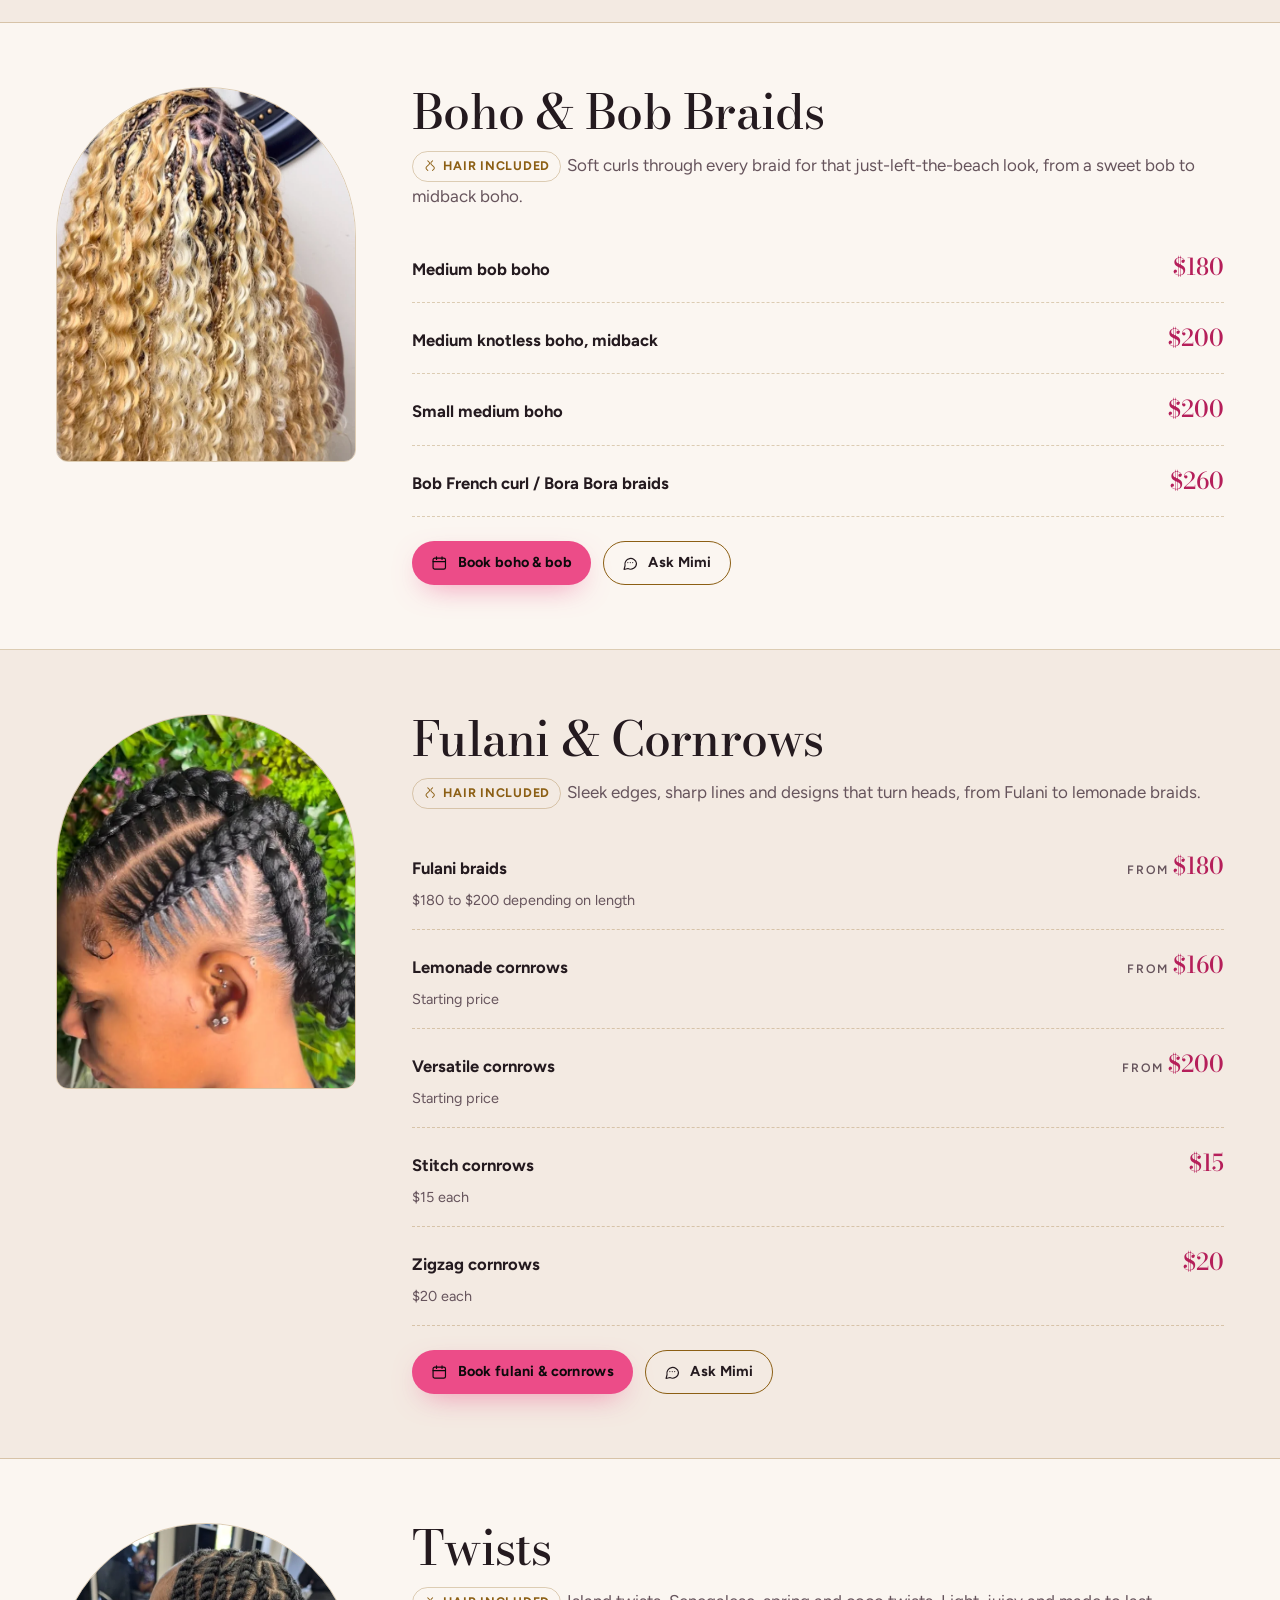
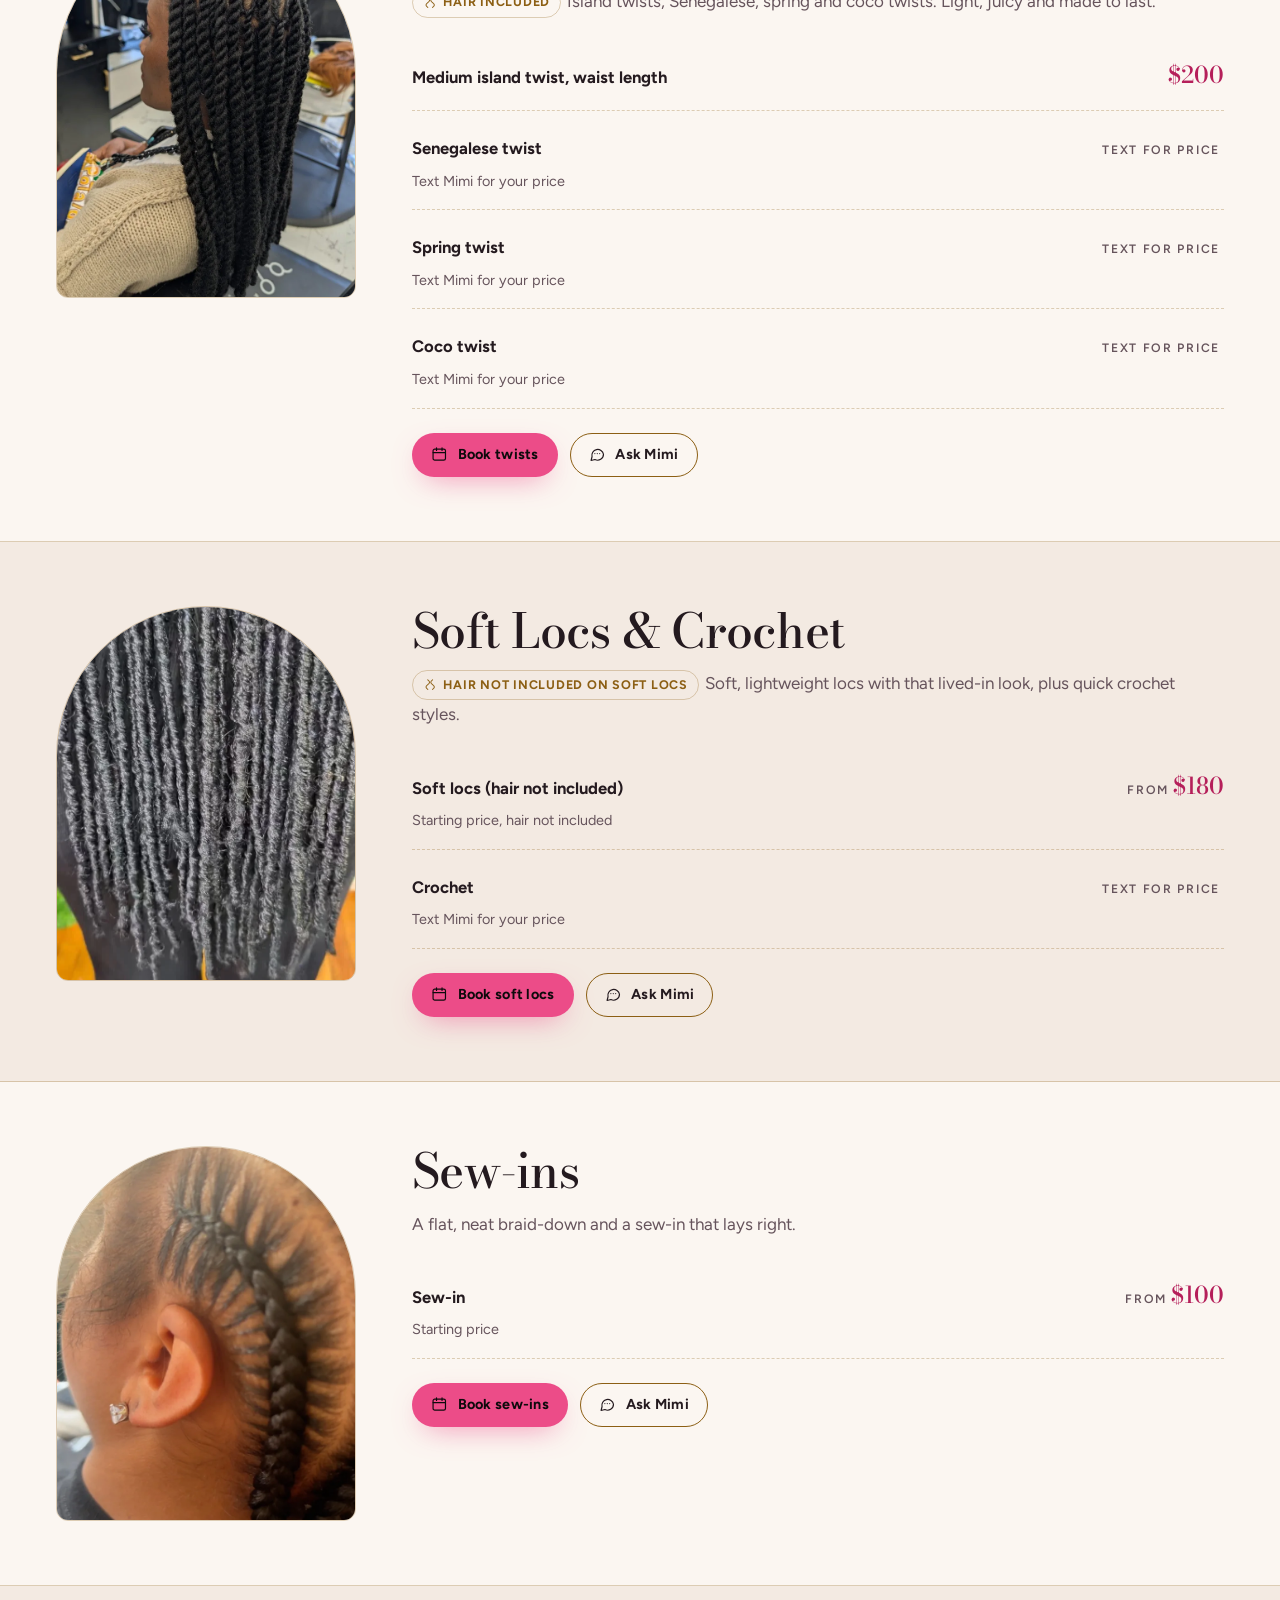
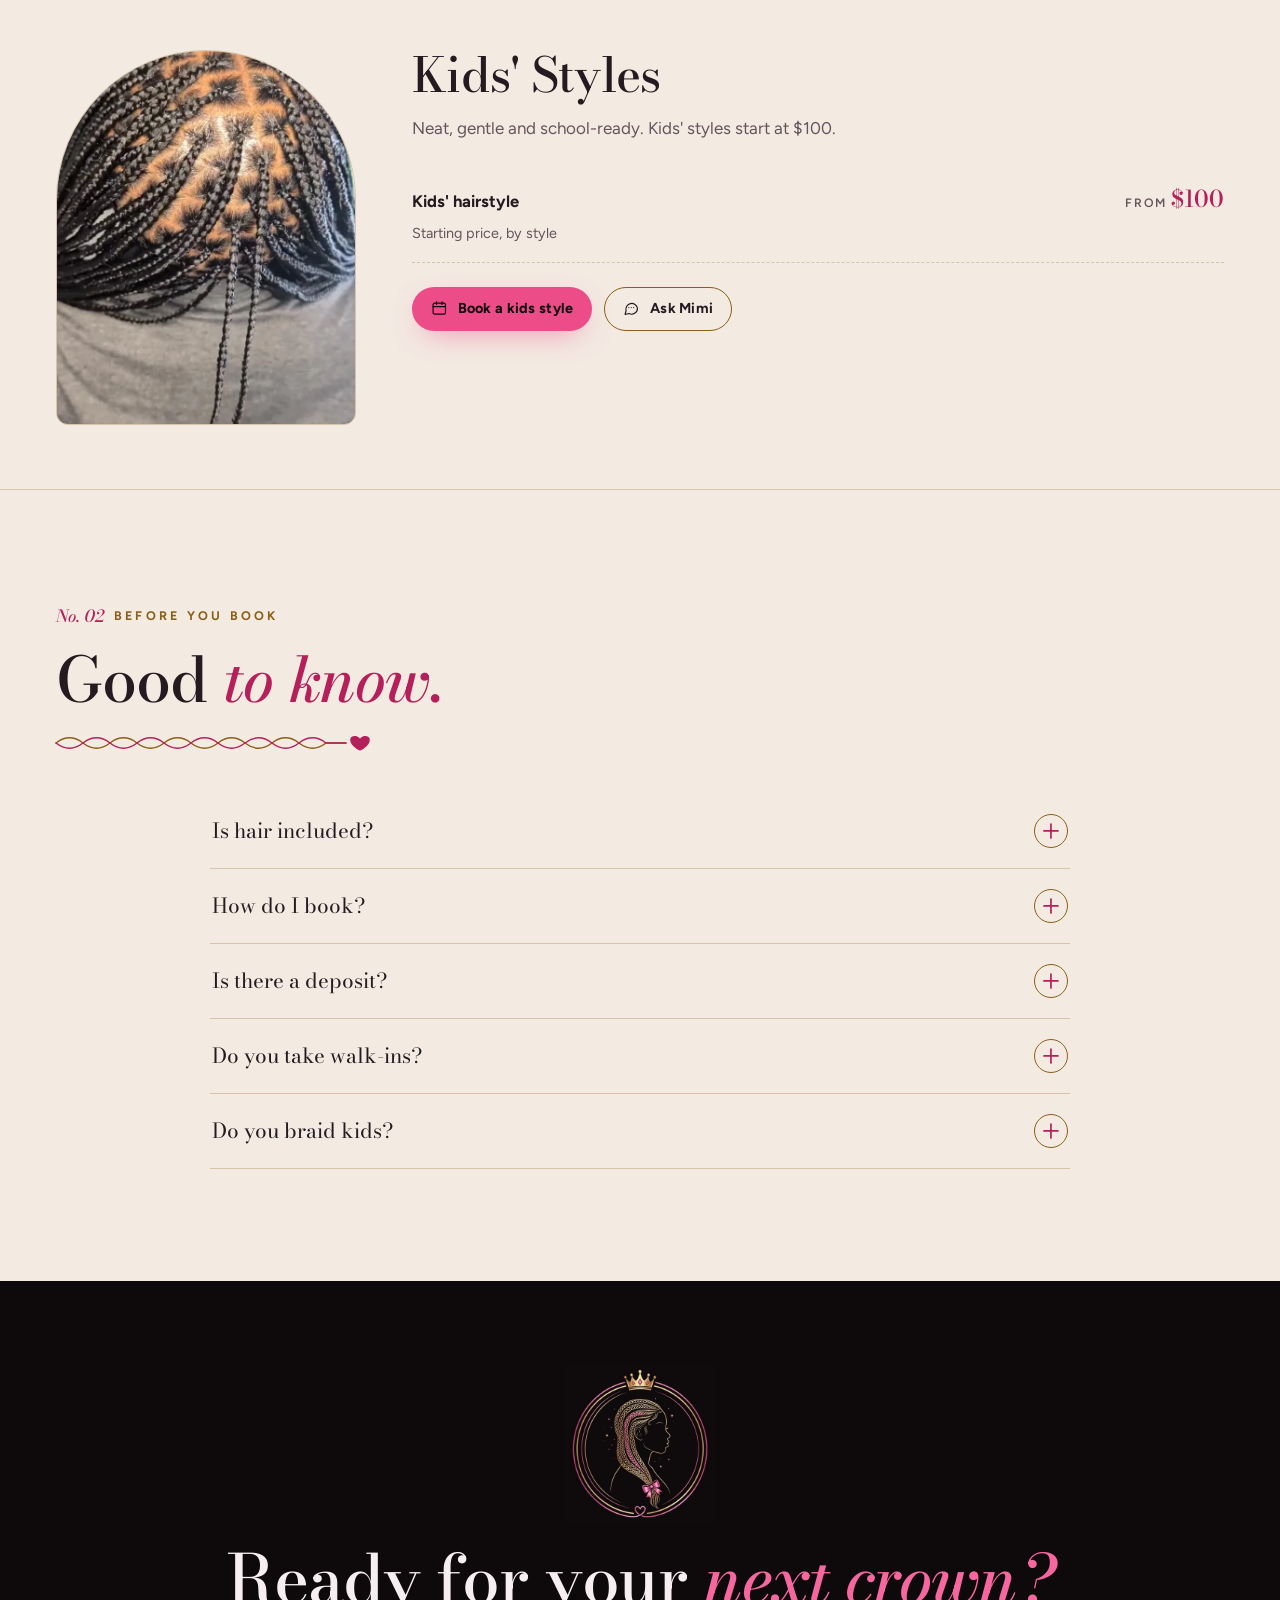
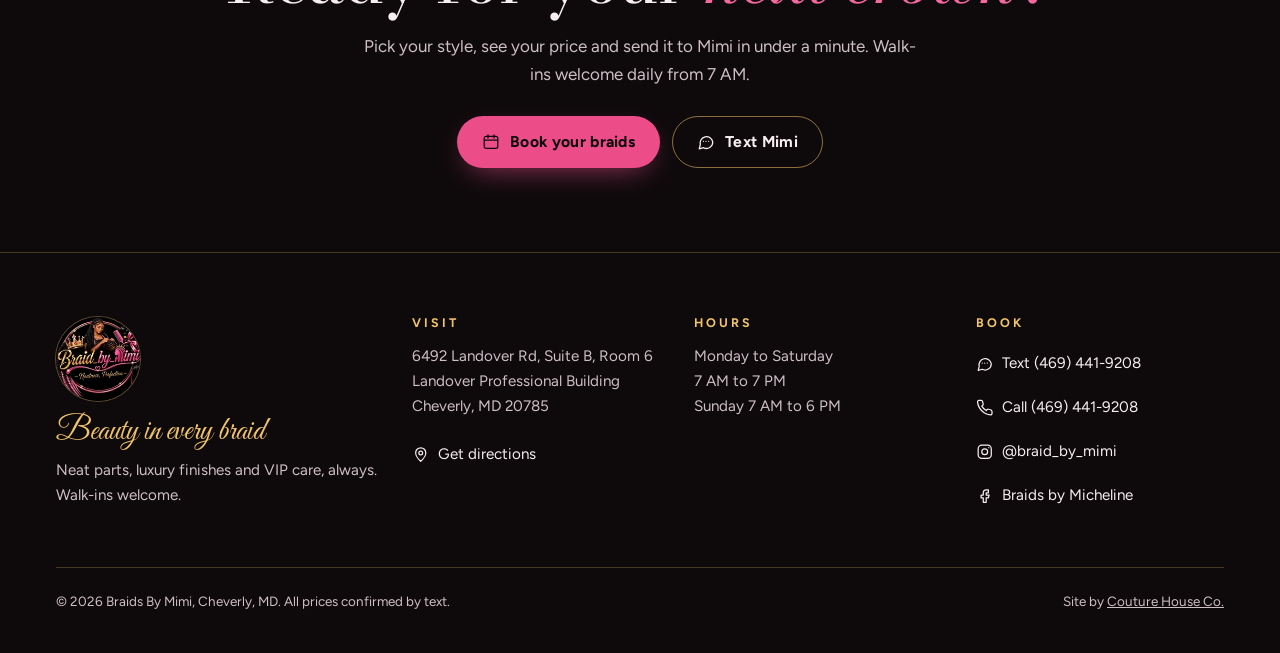
<file: services.html>
<!doctype html>
<html lang="en" class="no-js">
<head>
<meta charset="utf-8">
<meta name="viewport" content="width=device-width, initial-scale=1, viewport-fit=cover">
<title>Braid Prices: Knotless, Boho, Fulani | Braids By Mimi</title>
<meta name="description" content="Full braid menu and prices from Braids By Mimi in Cheverly, MD: knotless from $140, boho from $180, Fulani, twists, soft locs, sew-ins and kids.">
<link rel="canonical" href="https://braids-by-mimi-website.netlify.app/services.html">
<meta name="theme-color" content="#0E0A0C">
<meta name="format-detection" content="telephone=no">
<meta name="robots" content="index, follow, max-image-preview:large">
<meta property="og:type" content="website">
<meta property="og:site_name" content="Braids By Mimi">
<meta property="og:title" content="Braid Prices: Knotless, Boho, Fulani | Braids By Mimi">
<meta property="og:description" content="Full braid menu and prices from Braids By Mimi in Cheverly, MD: knotless from $140, boho from $180, Fulani, twists, soft locs, sew-ins and kids.">
<meta property="og:url" content="https://braids-by-mimi-website.netlify.app/services.html">
<meta property="og:image" content="https://braids-by-mimi-website.netlify.app/assets/img/share.jpg">
<meta property="og:image:width" content="1200">
<meta property="og:image:height" content="630">
<meta property="og:image:alt" content="Braids By Mimi, Cheverly MD: gold and pink line drawing of a woman with knotless braids and a crown. Neat parts, luxury finishes.">
<meta property="og:locale" content="en_US">
<meta name="twitter:card" content="summary_large_image">
<meta name="twitter:title" content="Braid Prices: Knotless, Boho, Fulani | Braids By Mimi">
<meta name="twitter:description" content="Full braid menu and prices from Braids By Mimi in Cheverly, MD: knotless from $140, boho from $180, Fulani, twists, soft locs, sew-ins and kids.">
<meta name="twitter:image" content="https://braids-by-mimi-website.netlify.app/assets/img/share.jpg">
<link rel="icon" href="assets/img/favicon.svg" type="image/svg+xml">
<link rel="icon" href="assets/img/favicon-32.png" sizes="32x32" type="image/png">
<link rel="apple-touch-icon" href="assets/img/apple-touch-icon.png">
<link rel="manifest" href="site.webmanifest">
<link rel="preload" href="assets/fonts/bodoni-moda-latin-wght-normal.woff2" as="font" type="font/woff2" crossorigin>
<link rel="preload" href="assets/fonts/figtree-latin-wght-normal.woff2" as="font" type="font/woff2" crossorigin>
<link rel="stylesheet" href="assets/css/fonts.css?v=20261105e">
<link rel="stylesheet" href="assets/css/site.css?v=20261105e">
<script src="assets/js/js-flag.js?v=20261105e"></script>
<script src="assets/js/site.js?v=20261105e" defer></script>
<script type="application/ld+json">{"@context":"https://schema.org","@type":"HairSalon","@id":"https://braids-by-mimi-website.netlify.app/#salon","name":"Braids By Mimi","alternateName":["Braid_by_mimi","Braids by Micheline"],"url":"https://braids-by-mimi-website.netlify.app/","logo":"https://braids-by-mimi-website.netlify.app/assets/img/braids-by-mimi-logo-480.webp","image":["https://braids-by-mimi-website.netlify.app/assets/img/share.jpg","https://braids-by-mimi-website.netlify.app/assets/img/golden-boho-curls-1080.webp"],"description":"Knotless, boho, Fulani, twists and stitch cornrow braids by Mimi in Cheverly and Landover, MD. Hair included on most styles. Walk-ins welcome. $25 deposit.","telephone":"+1-469-441-9208","address":{"@type":"PostalAddress","streetAddress":"6492 Landover Rd, Suite B, Room 6","addressLocality":"Cheverly","addressRegion":"MD","postalCode":"20785","addressCountry":"US"},"geo":{"@type":"GeoCoordinates","latitude":38.9328093,"longitude":-76.9028936},"hasMap":"https://www.google.com/maps/search/?api=1&query=Braids+By+Mimi+6492+Landover+Rd+Cheverly+MD+20785","openingHoursSpecification":[{"@type":"OpeningHoursSpecification","dayOfWeek":["Monday","Tuesday","Wednesday","Thursday","Friday","Saturday"],"opens":"07:00","closes":"19:00"},{"@type":"OpeningHoursSpecification","dayOfWeek":"Sunday","opens":"07:00","closes":"18:00"}],"areaServed":[{"@type":"City","name":"Cheverly"},{"@type":"City","name":"Landover"},{"@type":"City","name":"Hyattsville"},{"@type":"City","name":"Bladensburg"},{"@type":"City","name":"New Carrollton"},{"@type":"City","name":"Washington"}],"knowsLanguage":["en","fr"],"priceRange":"$15-$260","currenciesAccepted":"USD","sameAs":["https://www.instagram.com/braid_by_mimi/","https://www.facebook.com/profile.php?id=61550988362454"],"potentialAction":{"@type":"ReserveAction","target":"https://braids-by-mimi-website.netlify.app/book.html","name":"Request an appointment"},"hasOfferCatalog":{"@type":"OfferCatalog","name":"Braids By Mimi menu (Instagram, Aug 18 2026)","itemListElement":[{"@type":"OfferCatalog","name":"Knotless Braids","itemListElement":[{"@type":"Offer","itemOffered":{"@type":"Service","name":"Medium knotless, midback","description":"Hair included"},"price":"150","priceCurrency":"USD"},{"@type":"Offer","itemOffered":{"@type":"Service","name":"Medium knotless, waist length","description":"Hair included"},"price":"170","priceCurrency":"USD"},{"@type":"Offer","itemOffered":{"@type":"Service","name":"Medium knotless, top of the butt","description":"Hair included"},"price":"200","priceCurrency":"USD"},{"@type":"Offer","itemOffered":{"@type":"Service","name":"Small medium knotless, midback","description":"Hair included"},"price":"240","priceCurrency":"USD"},{"@type":"Offer","itemOffered":{"@type":"Service","name":"Small medium knotless, waist length","description":"Hair included"},"price":"260","priceCurrency":"USD"},{"@type":"Offer","itemOffered":{"@type":"Service","name":"Jumbo knotless","description":"Starting price, confirmed by text"},"priceSpecification":{"@type":"PriceSpecification","minPrice":140,"priceCurrency":"USD"}}]},{"@type":"OfferCatalog","name":"Boho & Bob Braids","itemListElement":[{"@type":"Offer","itemOffered":{"@type":"Service","name":"Medium bob boho","description":"Hair included"},"price":"180","priceCurrency":"USD"},{"@type":"Offer","itemOffered":{"@type":"Service","name":"Medium knotless boho, midback","description":"Hair included"},"price":"200","priceCurrency":"USD"},{"@type":"Offer","itemOffered":{"@type":"Service","name":"Small medium boho","description":"Hair included"},"price":"200","priceCurrency":"USD"},{"@type":"Offer","itemOffered":{"@type":"Service","name":"Bob French curl / Bora Bora braids","description":"Hair included"},"price":"260","priceCurrency":"USD"}]},{"@type":"OfferCatalog","name":"Fulani & Cornrows","itemListElement":[{"@type":"Offer","itemOffered":{"@type":"Service","name":"Fulani braids","description":"$180 to $200 depending on length"},"priceSpecification":{"@type":"PriceSpecification","minPrice":180,"priceCurrency":"USD"}},{"@type":"Offer","itemOffered":{"@type":"Service","name":"Lemonade cornrows","description":"Starting price"},"priceSpecification":{"@type":"PriceSpecification","minPrice":160,"priceCurrency":"USD"}},{"@type":"Offer","itemOffered":{"@type":"Service","name":"Versatile cornrows","description":"Starting price"},"priceSpecification":{"@type":"PriceSpecification","minPrice":200,"priceCurrency":"USD"}},{"@type":"Offer","itemOffered":{"@type":"Service","name":"Stitch cornrows","description":"$15 each"},"price":"15","priceCurrency":"USD"},{"@type":"Offer","itemOffered":{"@type":"Service","name":"Zigzag cornrows","description":"$20 each"},"price":"20","priceCurrency":"USD"}]},{"@type":"OfferCatalog","name":"Twists","itemListElement":[{"@type":"Offer","itemOffered":{"@type":"Service","name":"Medium island twist, waist length","description":"Hair included"},"price":"200","priceCurrency":"USD"},{"@type":"Offer","itemOffered":{"@type":"Service","name":"Senegalese twist","description":"Text Mimi for your price"}},{"@type":"Offer","itemOffered":{"@type":"Service","name":"Spring twist","description":"Text Mimi for your price"}},{"@type":"Offer","itemOffered":{"@type":"Service","name":"Coco twist","description":"Text Mimi for your price"}}]},{"@type":"OfferCatalog","name":"Soft Locs & Crochet","itemListElement":[{"@type":"Offer","itemOffered":{"@type":"Service","name":"Soft locs (hair not included)","description":"Starting price, hair not included"},"priceSpecification":{"@type":"PriceSpecification","minPrice":180,"priceCurrency":"USD"}},{"@type":"Offer","itemOffered":{"@type":"Service","name":"Crochet","description":"Text Mimi for your price"}}]},{"@type":"OfferCatalog","name":"Sew-ins","itemListElement":[{"@type":"Offer","itemOffered":{"@type":"Service","name":"Sew-in","description":"Starting price"},"priceSpecification":{"@type":"PriceSpecification","minPrice":100,"priceCurrency":"USD"}}]},{"@type":"OfferCatalog","name":"Kids' Styles","itemListElement":[{"@type":"Offer","itemOffered":{"@type":"Service","name":"Kids' hairstyle","description":"Starting price, by style"},"priceSpecification":{"@type":"PriceSpecification","minPrice":100,"priceCurrency":"USD"}}]}]}}</script>
<script type="application/ld+json">{"@context":"https://schema.org","@type":"BreadcrumbList","itemListElement":[{"@type":"ListItem","position":1,"name":"Home","item":"https://braids-by-mimi-website.netlify.app/"},{"@type":"ListItem","position":2,"name":"Services & prices","item":"https://braids-by-mimi-website.netlify.app/services.html"}]}</script>
</head>
<body>
<div class="progress" aria-hidden="true"><span></span></div>
<a class="skip" href="#main">Skip to content</a>
<aside class="spec-bar" aria-label="Couture House demo links">
  <div class="wrap spec-bar-in">
    <p class="spec-bar-label"><span>Couture House</span> spec preview</p>
    <div class="spec-bar-btns">
      <a class="btn btn-sm btn-line" href="book.html#builder">Booking demo</a>
      <a class="btn btn-sm btn-gold" href="owner.html">Owner portal demo</a>
      <a class="btn btn-sm btn-line" data-sms-site href="#">Text site link</a>
    </div>
  </div>
</aside>
<header class="site-header">
  <div class="wrap hdr">
    <a class="brand" href="index.html" aria-label="Braids By Mimi, home"><img class="brand-logo" src="assets/img/braids-by-mimi-logo-160.webp" width="160" height="160" alt=""><span class="wm"><span class="wm-name">Braids By <i>Mimi</i></span><span class="wm-sub">Neatness, Perfection</span></span></a>
    <nav class="nav-d" aria-label="Main"><ul><li><a href="services.html" aria-current="page">Services &amp; prices</a></li><li><a href="gallery.html">Gallery</a></li><li><a href="book.html">Book &amp; visit</a></li></ul></nav>
    <a class="btn btn-pink btn-sm hdr-cta" href="book.html#builder"><svg class="icon" viewBox="0 0 24 24" aria-hidden="true" focusable="false"><rect x="3" y="4.5" width="18" height="16" rx="2.5"/><path d="M3 9.5h18M8 2.5v4M16 2.5v4"/></svg>Book now</a>
    <button class="menu-btn" type="button" aria-expanded="false" aria-controls="mnav"><span class="bars" aria-hidden="true"><span></span><span></span></span>Menu</button>
  </div>
</header>
<div class="mnav" id="mnav" role="dialog" aria-modal="true" aria-label="Site menu" hidden>
  <div class="mnav-top"><span class="brand"><img class="brand-logo" src="assets/img/braids-by-mimi-logo-160.webp" width="160" height="160" alt=""><span class="wm"><span class="wm-name">Braids By <i>Mimi</i></span><span class="wm-sub">Neatness, Perfection</span></span></span><button class="mnav-close" type="button" aria-label="Close menu"><svg class="icon" viewBox="0 0 24 24" aria-hidden="true" focusable="false"><path d="M6 6l12 12M18 6 6 18"/></svg></button></div>
  <nav aria-label="Mobile"><ul><li><a href="index.html">Home<span>Welcome</span></a></li><li><a href="services.html" aria-current="page">Services &amp; prices<span>Menu</span></a></li><li><a href="gallery.html">Gallery<span>Photos</span></a></li><li><a href="book.html">Book &amp; visit<span>Book</span></a></li></ul></nav>
  <div class="mnav-foot">
    <a class="btn btn-pink" href="book.html#builder"><svg class="icon" viewBox="0 0 24 24" aria-hidden="true" focusable="false"><rect x="3" y="4.5" width="18" height="16" rx="2.5"/><path d="M3 9.5h18M8 2.5v4M16 2.5v4"/></svg>Book your braids</a>
    <a class="btn btn-line" href="sms:+14694419208"><svg class="icon" viewBox="0 0 24 24" aria-hidden="true" focusable="false"><path d="M21 12a8.5 8.5 0 0 1-12.4 7.6L3 21l1.4-5.4A8.5 8.5 0 1 1 21 12z"/><path d="M8.5 11h.01M12 11h.01M15.5 11h.01"/></svg>Text Mimi (469) 441-9208</a>
    <p>6492 Landover Rd, Suite B, Room 6<br>Cheverly, MD 20785</p>
  </div>
</div>
<main id="main" tabindex="-1">
<section class="page-hero" aria-labelledby="ph-h">
  <div class="wrap ph-grid">
    <div class="hd"><p class="stamp"><span class="stamp-n">No. 01</span><span>Services & prices</span></p><h1 id="ph-h">The braid <em class="foil">menu.</em></h1><span class="braid-rule" aria-hidden="true"><svg viewBox="0 0 320 17" focusable="false"><path class="br-a" pathLength="1" d="M0 8 C9 1 18 1 27 8 S45 15 54 8 S72 1 81 8 S99 15 108 8 S126 1 135 8 S153 15 162 8 S180 1 189 8 S207 15 216 8 S234 1 243 8 S261 15 270 8 L290 8"/><path class="br-b" pathLength="1" d="M0 8 C9 15 18 15 27 8 S45 1 54 8 S72 15 81 8 S99 1 108 8 S126 15 135 8 S153 1 162 8 S180 15 189 8 S207 1 216 8 S234 15 243 8 S261 1 270 8 L290 8"/><path class="br-h" pathLength="1" d="M304 15 C293 9 293 2 298.5 1.6 C301.3 1.4 303 3.2 304 5 C305 3.2 306.7 1.4 309.5 1.6 C315 2 315 9 304 15 Z"/></svg></span><p class="intro">A $25 deposit holds your spot, and walk-ins are welcome daily from 7 AM. Prices as posted by Mimi on Instagram, August 18, 2026. Hair included unless noted. Your final price is confirmed when you text.</p>
      <div class="btns"><a class="btn btn-pink" href="book.html#builder"><svg class="icon" viewBox="0 0 24 24" aria-hidden="true" focusable="false"><rect x="3" y="4.5" width="18" height="16" rx="2.5"/><path d="M3 9.5h18M8 2.5v4M16 2.5v4"/></svg>Book your braids</a><a class="btn btn-line" href="sms:+14694419208"><svg class="icon" viewBox="0 0 24 24" aria-hidden="true" focusable="false"><path d="M21 12a8.5 8.5 0 0 1-12.4 7.6L3 21l1.4-5.4A8.5 8.5 0 1 1 21 12z"/><path d="M8.5 11h.01M12 11h.01M15.5 11h.01"/></svg>Text for a quote</a></div></div>
    <figure class="art-panel ph-art"><img src="assets/img/line-back-800.webp" width="800" height="993" alt="Gold and pink line drawing of long knotless braids from behind with a pink bow and crown" decoding="async" fetchpriority="high"></figure>
  </div>
</section>
<nav class="chips-nav" aria-label="Menu categories"><ul><li><a href="#knotless">Knotless</a></li><li><a href="#boho">Boho &amp; Bob</a></li><li><a href="#cornrows">Fulani &amp; Cornrows</a></li><li><a href="#twists">Twists</a></li><li><a href="#locs">Soft Locs</a></li><li><a href="#sew-in">Sew-ins</a></li><li><a href="#kids">Kids</a></li></ul></nav>
<section class="cat on-light" id="knotless" aria-labelledby="h-knotless">
  <div class="wrap cat-grid">
    <div class="cat-photo rv"><img src="assets/img/long-knotless-back.webp" width="640" height="852" alt="Waist-length black knotless braids, seen from behind" loading="lazy" decoding="async"></div>
    <div>
      <h2 id="h-knotless">Knotless Braids</h2>
      <p class="cat-lede"><span class="tag"><svg class="icon" viewBox="0 0 24 24" aria-hidden="true" focusable="false"><path d="M8 3c4 3 4 5 0 8s-4 5 0 8M16 3c-4 3-4 5 0 8s4 5 0 8"/></svg>Hair included</span>Flat at the root, light on the scalp, and parted so neat you will want to show the back first.</p>
      <ul class="svc"><li><span class="s-name">Medium knotless, midback</span><span class="s-price">$150</span></li><li><span class="s-name">Medium knotless, waist length</span><span class="s-price">$170</span></li><li><span class="s-name">Medium knotless, top of the butt</span><span class="s-price">$200</span></li><li><span class="s-name">Small medium knotless, midback</span><span class="s-price">$240</span></li><li><span class="s-name">Small medium knotless, waist length</span><span class="s-price">$260</span></li><li><span class="s-name">Jumbo knotless</span><span class="s-price"><small>from</small>$140</span><span class="s-meta">Starting price, confirmed by text</span></li></ul>
      <div class="btns"><a class="btn btn-pink btn-sm" href="book.html?cat=knotless#builder"><svg class="icon" viewBox="0 0 24 24" aria-hidden="true" focusable="false"><rect x="3" y="4.5" width="18" height="16" rx="2.5"/><path d="M3 9.5h18M8 2.5v4M16 2.5v4"/></svg>Book knotless</a><a class="btn btn-line btn-sm" href="sms:+14694419208"><svg class="icon" viewBox="0 0 24 24" aria-hidden="true" focusable="false"><path d="M21 12a8.5 8.5 0 0 1-12.4 7.6L3 21l1.4-5.4A8.5 8.5 0 1 1 21 12z"/><path d="M8.5 11h.01M12 11h.01M15.5 11h.01"/></svg>Ask Mimi</a></div>
    </div>
  </div>
</section>
<section class="cat on-light" id="boho" aria-labelledby="h-boho">
  <div class="wrap cat-grid">
    <div class="cat-photo rv"><img src="assets/img/golden-boho-curls.webp" width="720" height="1280" alt="Golden-blonde boho braids full of curls, back view" loading="lazy" decoding="async"></div>
    <div>
      <h2 id="h-boho">Boho &amp; Bob Braids</h2>
      <p class="cat-lede"><span class="tag"><svg class="icon" viewBox="0 0 24 24" aria-hidden="true" focusable="false"><path d="M8 3c4 3 4 5 0 8s-4 5 0 8M16 3c-4 3-4 5 0 8s4 5 0 8"/></svg>Hair included</span>Soft curls through every braid for that just-left-the-beach look, from a sweet bob to midback boho.</p>
      <ul class="svc"><li><span class="s-name">Medium bob boho</span><span class="s-price">$180</span></li><li><span class="s-name">Medium knotless boho, midback</span><span class="s-price">$200</span></li><li><span class="s-name">Small medium boho</span><span class="s-price">$200</span></li><li><span class="s-name">Bob French curl / Bora Bora braids</span><span class="s-price">$260</span></li></ul>
      <div class="btns"><a class="btn btn-pink btn-sm" href="book.html?cat=boho#builder"><svg class="icon" viewBox="0 0 24 24" aria-hidden="true" focusable="false"><rect x="3" y="4.5" width="18" height="16" rx="2.5"/><path d="M3 9.5h18M8 2.5v4M16 2.5v4"/></svg>Book boho &amp; bob</a><a class="btn btn-line btn-sm" href="sms:+14694419208"><svg class="icon" viewBox="0 0 24 24" aria-hidden="true" focusable="false"><path d="M21 12a8.5 8.5 0 0 1-12.4 7.6L3 21l1.4-5.4A8.5 8.5 0 1 1 21 12z"/><path d="M8.5 11h.01M12 11h.01M15.5 11h.01"/></svg>Ask Mimi</a></div>
    </div>
  </div>
</section>
<section class="cat on-light" id="cornrows" aria-labelledby="h-cornrows">
  <div class="wrap cat-grid">
    <div class="cat-photo rv"><img src="assets/img/stitch-braids-side.webp" width="640" height="1136" alt="Stitch braids with sleek edges, side profile" loading="lazy" decoding="async"></div>
    <div>
      <h2 id="h-cornrows">Fulani &amp; Cornrows</h2>
      <p class="cat-lede"><span class="tag"><svg class="icon" viewBox="0 0 24 24" aria-hidden="true" focusable="false"><path d="M8 3c4 3 4 5 0 8s-4 5 0 8M16 3c-4 3-4 5 0 8s4 5 0 8"/></svg>Hair included</span>Sleek edges, sharp lines and designs that turn heads, from Fulani to lemonade braids.</p>
      <ul class="svc"><li><span class="s-name">Fulani braids</span><span class="s-price"><small>from</small>$180</span><span class="s-meta">$180 to $200 depending on length</span></li><li><span class="s-name">Lemonade cornrows</span><span class="s-price"><small>from</small>$160</span><span class="s-meta">Starting price</span></li><li><span class="s-name">Versatile cornrows</span><span class="s-price"><small>from</small>$200</span><span class="s-meta">Starting price</span></li><li><span class="s-name">Stitch cornrows</span><span class="s-price">$15</span><span class="s-meta">$15 each</span></li><li><span class="s-name">Zigzag cornrows</span><span class="s-price">$20</span><span class="s-meta">$20 each</span></li></ul>
      <div class="btns"><a class="btn btn-pink btn-sm" href="book.html?cat=cornrows#builder"><svg class="icon" viewBox="0 0 24 24" aria-hidden="true" focusable="false"><rect x="3" y="4.5" width="18" height="16" rx="2.5"/><path d="M3 9.5h18M8 2.5v4M16 2.5v4"/></svg>Book fulani &amp; cornrows</a><a class="btn btn-line btn-sm" href="sms:+14694419208"><svg class="icon" viewBox="0 0 24 24" aria-hidden="true" focusable="false"><path d="M21 12a8.5 8.5 0 0 1-12.4 7.6L3 21l1.4-5.4A8.5 8.5 0 1 1 21 12z"/><path d="M8.5 11h.01M12 11h.01M15.5 11h.01"/></svg>Ask Mimi</a></div>
    </div>
  </div>
</section>
<section class="cat on-light" id="twists" aria-labelledby="h-twists">
  <div class="wrap cat-grid">
    <div class="cat-photo rv"><img src="assets/img/twists-side-view.webp" width="720" height="956" alt="Long two-strand twists, side view in the chair" loading="lazy" decoding="async"></div>
    <div>
      <h2 id="h-twists">Twists</h2>
      <p class="cat-lede"><span class="tag"><svg class="icon" viewBox="0 0 24 24" aria-hidden="true" focusable="false"><path d="M8 3c4 3 4 5 0 8s-4 5 0 8M16 3c-4 3-4 5 0 8s4 5 0 8"/></svg>Hair included</span>Island twists, Senegalese, spring and coco twists. Light, juicy and made to last.</p>
      <ul class="svc"><li><span class="s-name">Medium island twist, waist length</span><span class="s-price">$200</span></li><li><span class="s-name">Senegalese twist</span><span class="s-price"><small>text for price</small></span><span class="s-meta">Text Mimi for your price</span></li><li><span class="s-name">Spring twist</span><span class="s-price"><small>text for price</small></span><span class="s-meta">Text Mimi for your price</span></li><li><span class="s-name">Coco twist</span><span class="s-price"><small>text for price</small></span><span class="s-meta">Text Mimi for your price</span></li></ul>
      <div class="btns"><a class="btn btn-pink btn-sm" href="book.html?cat=twists#builder"><svg class="icon" viewBox="0 0 24 24" aria-hidden="true" focusable="false"><rect x="3" y="4.5" width="18" height="16" rx="2.5"/><path d="M3 9.5h18M8 2.5v4M16 2.5v4"/></svg>Book twists</a><a class="btn btn-line btn-sm" href="sms:+14694419208"><svg class="icon" viewBox="0 0 24 24" aria-hidden="true" focusable="false"><path d="M21 12a8.5 8.5 0 0 1-12.4 7.6L3 21l1.4-5.4A8.5 8.5 0 1 1 21 12z"/><path d="M8.5 11h.01M12 11h.01M15.5 11h.01"/></svg>Ask Mimi</a></div>
    </div>
  </div>
</section>
<section class="cat on-light" id="locs" aria-labelledby="h-locs">
  <div class="wrap cat-grid">
    <div class="cat-photo rv"><img src="assets/img/soft-locs-long.webp" width="640" height="1136" alt="Close view of long soft locs falling straight down" loading="lazy" decoding="async"></div>
    <div>
      <h2 id="h-locs">Soft Locs &amp; Crochet</h2>
      <p class="cat-lede"><span class="tag"><svg class="icon" viewBox="0 0 24 24" aria-hidden="true" focusable="false"><path d="M8 3c4 3 4 5 0 8s-4 5 0 8M16 3c-4 3-4 5 0 8s4 5 0 8"/></svg>Hair not included on soft locs</span>Soft, lightweight locs with that lived-in look, plus quick crochet styles.</p>
      <ul class="svc"><li><span class="s-name">Soft locs (hair not included)</span><span class="s-price"><small>from</small>$180</span><span class="s-meta">Starting price, hair not included</span></li><li><span class="s-name">Crochet</span><span class="s-price"><small>text for price</small></span><span class="s-meta">Text Mimi for your price</span></li></ul>
      <div class="btns"><a class="btn btn-pink btn-sm" href="book.html?cat=locs#builder"><svg class="icon" viewBox="0 0 24 24" aria-hidden="true" focusable="false"><rect x="3" y="4.5" width="18" height="16" rx="2.5"/><path d="M3 9.5h18M8 2.5v4M16 2.5v4"/></svg>Book soft locs</a><a class="btn btn-line btn-sm" href="sms:+14694419208"><svg class="icon" viewBox="0 0 24 24" aria-hidden="true" focusable="false"><path d="M21 12a8.5 8.5 0 0 1-12.4 7.6L3 21l1.4-5.4A8.5 8.5 0 1 1 21 12z"/><path d="M8.5 11h.01M12 11h.01M15.5 11h.01"/></svg>Ask Mimi</a></div>
    </div>
  </div>
</section>
<section class="cat on-light" id="sew-in" aria-labelledby="h-sew-in">
  <div class="wrap cat-grid">
    <div class="cat-photo rv"><img src="assets/img/feed-in-cornrows-ear.webp" width="720" height="1280" alt="Feed-in cornrows curving behind the ear" loading="lazy" decoding="async"></div>
    <div>
      <h2 id="h-sew-in">Sew-ins</h2>
      <p class="cat-lede">A flat, neat braid-down and a sew-in that lays right.</p>
      <ul class="svc"><li><span class="s-name">Sew-in</span><span class="s-price"><small>from</small>$100</span><span class="s-meta">Starting price</span></li></ul>
      <div class="btns"><a class="btn btn-pink btn-sm" href="book.html?cat=sew-in#builder"><svg class="icon" viewBox="0 0 24 24" aria-hidden="true" focusable="false"><rect x="3" y="4.5" width="18" height="16" rx="2.5"/><path d="M3 9.5h18M8 2.5v4M16 2.5v4"/></svg>Book sew-ins</a><a class="btn btn-line btn-sm" href="sms:+14694419208"><svg class="icon" viewBox="0 0 24 24" aria-hidden="true" focusable="false"><path d="M21 12a8.5 8.5 0 0 1-12.4 7.6L3 21l1.4-5.4A8.5 8.5 0 1 1 21 12z"/><path d="M8.5 11h.01M12 11h.01M15.5 11h.01"/></svg>Ask Mimi</a></div>
    </div>
  </div>
</section>
<section class="cat on-light" id="kids" aria-labelledby="h-kids">
  <div class="wrap cat-grid">
    <div class="cat-photo rv"><img src="assets/img/knotless-parts-crown.webp" width="640" height="1136" alt="Top view of medium knotless braids with clean square parts" loading="lazy" decoding="async"></div>
    <div>
      <h2 id="h-kids">Kids&#x27; Styles</h2>
      <p class="cat-lede">Neat, gentle and school-ready. Kids&#x27; styles start at $100.</p>
      <ul class="svc"><li><span class="s-name">Kids&#x27; hairstyle</span><span class="s-price"><small>from</small>$100</span><span class="s-meta">Starting price, by style</span></li></ul>
      <div class="btns"><a class="btn btn-pink btn-sm" href="book.html?cat=kids#builder"><svg class="icon" viewBox="0 0 24 24" aria-hidden="true" focusable="false"><rect x="3" y="4.5" width="18" height="16" rx="2.5"/><path d="M3 9.5h18M8 2.5v4M16 2.5v4"/></svg>Book a kids style</a><a class="btn btn-line btn-sm" href="sms:+14694419208"><svg class="icon" viewBox="0 0 24 24" aria-hidden="true" focusable="false"><path d="M21 12a8.5 8.5 0 0 1-12.4 7.6L3 21l1.4-5.4A8.5 8.5 0 1 1 21 12z"/><path d="M8.5 11h.01M12 11h.01M15.5 11h.01"/></svg>Ask Mimi</a></div>
    </div>
  </div>
</section>
<section class="sec sec--cream2 on-light" aria-labelledby="notes-h">
  <div class="wrap">
    <div class="hd"><p class="stamp"><span class="stamp-n">No. 02</span><span>Before you book</span></p><h2 id="notes-h">Good <em class="foil">to know.</em></h2><span class="braid-rule" aria-hidden="true"><svg viewBox="0 0 320 17" focusable="false"><path class="br-a" pathLength="1" d="M0 8 C9 1 18 1 27 8 S45 15 54 8 S72 1 81 8 S99 15 108 8 S126 1 135 8 S153 15 162 8 S180 1 189 8 S207 15 216 8 S234 1 243 8 S261 15 270 8 L290 8"/><path class="br-b" pathLength="1" d="M0 8 C9 15 18 15 27 8 S45 1 54 8 S72 15 81 8 S99 1 108 8 S126 15 135 8 S153 1 162 8 S180 15 189 8 S207 1 216 8 S234 15 243 8 S261 1 270 8 L290 8"/><path class="br-h" pathLength="1" d="M304 15 C293 9 293 2 298.5 1.6 C301.3 1.4 303 3.2 304 5 C305 3.2 306.7 1.4 309.5 1.6 C315 2 315 9 304 15 Z"/></svg></span></div>
    <div class="faq"><details><summary>Is hair included?<span class="pm"><svg class="icon" viewBox="0 0 24 24" aria-hidden="true" focusable="false"><path d="M12 5v14M5 12h14"/></svg></span></summary><div class="ans"><p>Yes on most styles. Knotless, boho, bob, island twist, Fulani and cornrow prices on the menu include hair. Soft locs are priced with hair not included. Not sure? Ask when you text Mimi.</p></div></details><details><summary>How do I book?<span class="pm"><svg class="icon" viewBox="0 0 24 24" aria-hidden="true" focusable="false"><path d="M12 5v14M5 12h14"/></svg></span></summary><div class="ans"><p>Use the booking request on this site, text or call <a href="sms:+14694419208">(469) 441-9208</a>, or DM <a href="https://www.instagram.com/braid_by_mimi/">@braid_by_mimi</a> on Instagram. There is no app to download.</p></div></details><details><summary>Is there a deposit?<span class="pm"><svg class="icon" viewBox="0 0 24 24" aria-hidden="true" focusable="false"><path d="M12 5v14M5 12h14"/></svg></span></summary><div class="ans"><p>Yes. A $25 deposit holds your appointment. Mimi confirms your day and time by text.</p></div></details><details><summary>Do you take walk-ins?<span class="pm"><svg class="icon" viewBox="0 0 24 24" aria-hidden="true" focusable="false"><path d="M12 5v14M5 12h14"/></svg></span></summary><div class="ans"><p>Yes, walk-ins are welcome. Hours are 7 AM to 7 PM Monday to Saturday and 7 AM to 6 PM on Sunday. Booking ahead guarantees your spot for longer styles.</p></div></details><details><summary>Do you braid kids?<span class="pm"><svg class="icon" viewBox="0 0 24 24" aria-hidden="true" focusable="false"><path d="M12 5v14M5 12h14"/></svg></span></summary><div class="ans"><p>Yes. Kids' styles start at $100, depending on the style.</p></div></details></div>
  </div>
</section>
<section class="cta" aria-labelledby="cta-h">
  <div class="wrap">
    <div class="emblem"><img src="assets/img/line-emblem-400.webp" width="400" height="418" alt="" loading="lazy" decoding="async"></div>
    <h2 id="cta-h">Ready for your <em class="foil">next crown?</em></h2>
    <p>Pick your style, see your price and send it to Mimi in under a minute. Walk-ins welcome daily from 7 AM.</p>
    <div class="btns"><a class="btn btn-pink" href="book.html#builder"><svg class="icon" viewBox="0 0 24 24" aria-hidden="true" focusable="false"><rect x="3" y="4.5" width="18" height="16" rx="2.5"/><path d="M3 9.5h18M8 2.5v4M16 2.5v4"/></svg>Book your braids</a><a class="btn btn-line" href="sms:+14694419208"><svg class="icon" viewBox="0 0 24 24" aria-hidden="true" focusable="false"><path d="M21 12a8.5 8.5 0 0 1-12.4 7.6L3 21l1.4-5.4A8.5 8.5 0 1 1 21 12z"/><path d="M8.5 11h.01M12 11h.01M15.5 11h.01"/></svg>Text Mimi</a></div>
  </div>
</section>
</main>
<footer class="site-footer">
  <div class="wrap">
    <div class="ft-grid">
      <div class="ft-brand">
        <img class="brand-logo" src="assets/img/braids-by-mimi-logo-160.webp" width="160" height="160" alt="Braids By Mimi logo: a braider with a gold crown, pink bow and comb" loading="lazy" decoding="async">
        <p class="ft-tag">Beauty in every braid</p>
        <p>Neat parts, luxury finishes and VIP care, always. Walk-ins welcome.</p>
      </div>
      <div><h2>Visit</h2><p>6492 Landover Rd, Suite B, Room 6<br>Landover Professional Building<br>Cheverly, MD 20785</p><a href="https://www.google.com/maps/dir/?api=1&destination=6492+Landover+Rd+Cheverly+MD+20785" rel="noopener"><svg class="icon" viewBox="0 0 24 24" aria-hidden="true" focusable="false"><path d="M12 21s-7-6.2-7-11.5a7 7 0 0 1 14 0C19 14.8 12 21 12 21z"/><circle cx="12" cy="9.5" r="2.6"/></svg>Get directions</a></div>
      <div><h2>Hours</h2><p>Monday to Saturday<br>7 AM to 7 PM<br>Sunday 7 AM to 6 PM</p></div>
      <div><h2>Book</h2><ul>
        <li><a href="sms:+14694419208"><svg class="icon" viewBox="0 0 24 24" aria-hidden="true" focusable="false"><path d="M21 12a8.5 8.5 0 0 1-12.4 7.6L3 21l1.4-5.4A8.5 8.5 0 1 1 21 12z"/><path d="M8.5 11h.01M12 11h.01M15.5 11h.01"/></svg>Text (469) 441-9208</a></li>
        <li><a href="tel:+14694419208"><svg class="icon" viewBox="0 0 24 24" aria-hidden="true" focusable="false"><path d="M22 16.9v3a2 2 0 0 1-2.2 2 19.8 19.8 0 0 1-8.6-3.1 19.5 19.5 0 0 1-6-6A19.8 19.8 0 0 1 2.1 4.2 2 2 0 0 1 4.1 2h3a2 2 0 0 1 2 1.7c.1.9.4 1.8.7 2.7a2 2 0 0 1-.5 2.1L8 9.8a16 16 0 0 0 6 6l1.3-1.3a2 2 0 0 1 2.1-.4c.9.3 1.8.6 2.7.7a2 2 0 0 1 1.7 2z"/></svg>Call (469) 441-9208</a></li>
        <li><a href="https://www.instagram.com/braid_by_mimi/" rel="noopener"><svg class="icon" viewBox="0 0 24 24" aria-hidden="true" focusable="false"><rect x="3" y="3" width="18" height="18" rx="5"/><circle cx="12" cy="12" r="4"/><path d="M17.5 6.5h.01"/></svg>@braid_by_mimi</a></li>
        <li><a href="https://www.facebook.com/profile.php?id=61550988362454" rel="noopener"><svg class="icon" viewBox="0 0 24 24" aria-hidden="true" focusable="false"><path d="M14 8h3V4h-3a4 4 0 0 0-4 4v3H7v4h3v6h4v-6h3l1-4h-4V8.5a.5.5 0 0 1 .5-.5z"/></svg>Braids by Micheline</a></li></ul></div>
    </div>
    <div class="ft-bottom"><span>&copy; 2026 Braids By Mimi, Cheverly, MD. All prices confirmed by text.</span><span>Site by <a href="https://couturehouse.co" rel="noopener">Couture House Co.</a></span></div>
  </div>
</footer>
<nav class="mbar" aria-label="Quick actions">
  <a href="tel:+14694419208"><svg class="icon" viewBox="0 0 24 24" aria-hidden="true" focusable="false"><path d="M22 16.9v3a2 2 0 0 1-2.2 2 19.8 19.8 0 0 1-8.6-3.1 19.5 19.5 0 0 1-6-6A19.8 19.8 0 0 1 2.1 4.2 2 2 0 0 1 4.1 2h3a2 2 0 0 1 2 1.7c.1.9.4 1.8.7 2.7a2 2 0 0 1-.5 2.1L8 9.8a16 16 0 0 0 6 6l1.3-1.3a2 2 0 0 1 2.1-.4c.9.3 1.8.6 2.7.7a2 2 0 0 1 1.7 2z"/></svg>Call</a>
  <a href="sms:+14694419208"><svg class="icon" viewBox="0 0 24 24" aria-hidden="true" focusable="false"><path d="M21 12a8.5 8.5 0 0 1-12.4 7.6L3 21l1.4-5.4A8.5 8.5 0 1 1 21 12z"/><path d="M8.5 11h.01M12 11h.01M15.5 11h.01"/></svg>Text</a>
  <a class="mb-book" href="book.html#builder"><svg class="icon" viewBox="0 0 24 24" aria-hidden="true" focusable="false"><rect x="3" y="4.5" width="18" height="16" rx="2.5"/><path d="M3 9.5h18M8 2.5v4M16 2.5v4"/></svg>Book now</a>
</nav>
</body>
</html>
</file>
<file: assets/css/fonts.css>
/* Self-hosted (Fontsource, OFL). Bodoni Moda + Great Vibes + Figtree */
@font-face{font-family:"Bodoni Moda";font-style:normal;font-display:swap;font-weight:400 900;src:url(../fonts/bodoni-moda-latin-wght-normal.woff2) format("woff2-variations"),url(../fonts/bodoni-moda-latin-wght-normal.woff2) format("woff2")}
@font-face{font-family:"Bodoni Moda";font-style:italic;font-display:swap;font-weight:400 900;src:url(../fonts/bodoni-moda-latin-wght-italic.woff2) format("woff2-variations"),url(../fonts/bodoni-moda-latin-wght-italic.woff2) format("woff2")}
@font-face{font-family:"Great Vibes";font-style:normal;font-display:swap;font-weight:400;src:url(../fonts/great-vibes-latin-400-normal.woff2) format("woff2")}
@font-face{font-family:"Figtree";font-style:normal;font-display:swap;font-weight:300 900;src:url(../fonts/figtree-latin-wght-normal.woff2) format("woff2-variations"),url(../fonts/figtree-latin-wght-normal.woff2) format("woff2")}
</file>
<file: assets/css/site.css>
/* Braids By Mimi — "Neatness, Perfection"
   Concept: her logo world. Gold + magenta-pink foil hairline art on plum-black ink, a crown, a bow, a heart.
   Signature motion: a two-strand braid (gold + pink) that weaves itself under every heading and ties off in a heart. */

:root{
  --ink:#0E0A0C; --ink-2:#171014; --plum:#1D1318; --plum-2:#271920;
  --cream:#FBF6F1; --cream-2:#F3EAE2; --cream-3:#EADCD1;
  --gold:#E2A94F; --gold-lt:#F2C46A; --gold-dk:#8C5F14;
  --pink:#EC4C88; --pink-lt:#F7679F; --pink-dk:#B51F5A;
  --text:#241A1F; --muted:#66545C; --on-dark:#F6EEF1; --on-dark-mute:#CDBFC5;
  --line-light:rgba(140,95,20,.28); --line-dark:rgba(242,196,106,.24);
  --f-disp:"Bodoni Moda","Didot","Bodoni 72",Georgia,"Times New Roman",serif;
  --f-script:"Great Vibes","Snell Roundhand","Brush Script MT",cursive;
  --f-body:"Figtree",system-ui,-apple-system,"Segoe UI",Roboto,Arial,sans-serif;
  --wrap:1240px; --gut:16px; --hdr:68px;
  --ease:cubic-bezier(.2,.7,.1,1);
  --safe-b:env(safe-area-inset-bottom,0px);
}
@media (min-width:768px){:root{--gut:36px;--hdr:80px}}
@media (max-height:520px) and (orientation:landscape){:root{--hdr:62px}.brand-logo{width:40px;height:40px}}

*,*::before,*::after{box-sizing:border-box}
html{-webkit-text-size-adjust:100%;text-size-adjust:100%;scroll-behavior:smooth;scroll-padding-top:calc(var(--hdr) + 16px);
  scrollbar-color:var(--pink) var(--ink);scrollbar-width:thin;background:var(--ink)}
::-webkit-scrollbar{width:12px;height:12px}
::-webkit-scrollbar-track{background:var(--ink)}
::-webkit-scrollbar-thumb{background:linear-gradient(180deg,var(--gold-lt),var(--gold) 38%,var(--pink) 100%);border-radius:999px;border:3px solid var(--ink)}
::-webkit-scrollbar-thumb:hover{background:linear-gradient(180deg,var(--gold-lt),var(--pink-lt))}
::-webkit-scrollbar-corner{background:var(--ink)}
body{margin:0;background:var(--cream);color:var(--text);font-family:var(--f-body);font-size:1.0625rem;line-height:1.65;
  -webkit-font-smoothing:antialiased;text-rendering:optimizeLegibility;overflow-wrap:break-word}
::selection{background:var(--pink);color:var(--ink)}
[hidden]{display:none!important}
img{max-width:100%;height:auto;display:block}
a{color:inherit}
button,input,select,textarea{font:inherit;color:inherit}
:focus-visible{outline:2px solid var(--gold-lt);outline-offset:3px;border-radius:2px}
.on-light :focus-visible,.sec--cream :focus-visible{outline-color:var(--pink-dk)}
h1,h2,h3{font-family:var(--f-disp);font-weight:500;line-height:1.04;letter-spacing:-.015em;margin:0}
h1 em,h2 em,h3 em{font-style:italic;font-weight:500}
p{margin:0 0 1em}
.wrap{width:100%;max-width:var(--wrap);margin:0 auto;padding:0 var(--gut)}
.wrap,.facts ul,.chips-nav ul{padding-left:max(var(--gut),env(safe-area-inset-left));padding-right:max(var(--gut),env(safe-area-inset-right))}
.mbar{padding-left:max(12px,env(safe-area-inset-left));padding-right:max(12px,env(safe-area-inset-right))}
a,button,label,summary{-webkit-tap-highlight-color:rgba(236,76,136,.18)}
.lightbox{touch-action:pan-y}
.sr-only{position:absolute!important;width:1px;height:1px;padding:0;margin:-1px;overflow:hidden;clip:rect(0,0,0,0);white-space:nowrap;border:0}
.skip{position:absolute;left:12px;top:-60px;z-index:200;background:var(--gold-lt);color:var(--ink);padding:12px 16px;font-weight:700;border-radius:4px;text-decoration:none}
.skip:focus{top:12px}
.icon{width:1.15em;height:1.15em;flex:none;fill:none;stroke:currentColor;stroke-width:1.7;stroke-linecap:round;stroke-linejoin:round}
.icon--fill{fill:currentColor;stroke:none}
.script{font-family:var(--f-script);font-weight:400;letter-spacing:0;line-height:1}

/* ---------- Scroll braid (progress) ---------- */
.progress{position:fixed;left:0;right:0;top:0;height:3px;z-index:120;pointer-events:none}
.progress span{display:block;height:100%;width:100%;transform-origin:0 50%;transform:scaleX(var(--p,0));
  background:linear-gradient(90deg,var(--gold) 0,var(--gold-lt) 40%,var(--pink) 100%)}

/* ---------- Header ---------- */
.site-header{position:sticky;top:0;z-index:60;background:rgba(14,10,12,.93);color:var(--on-dark);
  border-bottom:1px solid rgba(236,76,136,.22);backdrop-filter:saturate(1.2) blur(10px);-webkit-backdrop-filter:saturate(1.2) blur(10px)}
.hdr{display:flex;align-items:center;gap:14px;min-height:var(--hdr)}
.brand{display:flex;align-items:center;gap:10px;text-decoration:none;color:var(--on-dark);min-height:44px;min-width:0}
.brand-logo{width:46px;height:46px;border-radius:50%;flex:none;box-shadow:0 0 0 1px rgba(242,196,106,.35)}
.wm{display:flex;flex-direction:column;line-height:1;min-width:0}
.wm-name{font-family:var(--f-disp);font-size:1.32rem;font-weight:500;letter-spacing:.01em;white-space:nowrap}
.wm-name i{font-family:var(--f-script);font-style:normal;color:var(--pink-lt);font-size:1.5em;line-height:.6;margin-left:.06em;position:relative;top:.06em}
.wm-sub{font-size:.64rem;font-weight:600;letter-spacing:.3em;text-transform:uppercase;color:var(--gold-lt);margin-top:6px;white-space:nowrap}
.nav-d{display:none;margin-left:auto}
.nav-d ul{display:flex;gap:4px;list-style:none;margin:0;padding:0}
.nav-d a{display:inline-flex;align-items:center;min-height:44px;padding:0 12px;text-decoration:none;font-size:.93rem;font-weight:500;letter-spacing:.02em;color:var(--on-dark-mute);position:relative}
.nav-d a::after{content:"";position:absolute;left:12px;right:12px;bottom:8px;height:1px;background:linear-gradient(90deg,var(--gold-lt),var(--pink));transform:scaleX(0);transform-origin:0 50%;transition:transform .45s var(--ease)}
.nav-d a:hover,.nav-d a[aria-current="page"]{color:var(--on-dark)}
.nav-d a:hover::after,.nav-d a[aria-current="page"]::after{transform:scaleX(1)}
.site-header .hdr-cta{display:none}
.menu-btn{margin-left:auto;display:inline-flex;align-items:center;gap:10px;min-height:44px;padding:0 14px;border:1px solid rgba(242,196,106,.4);border-radius:999px;background:transparent;color:var(--on-dark);font-size:.88rem;font-weight:600;letter-spacing:.06em;cursor:pointer}
.bars{display:inline-flex;flex-direction:column;gap:5px;width:18px}
.bars span{display:block;height:1.5px;background:var(--gold-lt);border-radius:2px}
.bars span:last-child{width:12px;background:var(--pink-lt)}
@media (min-width:1000px){
  .nav-d{display:block}
  .site-header .hdr-cta{display:inline-flex}
  .menu-btn{display:none}
}
@media (max-width:380px){.wm-sub{letter-spacing:.2em}.wm-name{font-size:1.18rem}.brand-logo{width:40px;height:40px}}

/* Mobile menu */
.mnav{position:fixed;inset:0;z-index:100;background:var(--ink);color:var(--on-dark);display:flex;flex-direction:column;padding:12px var(--gut) calc(24px + var(--safe-b));overflow-y:auto;scrollbar-color:var(--pink) var(--ink)}
.mnav[hidden]{display:none}
.mnav-top{display:flex;align-items:center;justify-content:space-between;min-height:var(--hdr)}
.mnav-close{width:48px;height:48px;border-radius:50%;border:1px solid rgba(242,196,106,.4);background:transparent;color:var(--on-dark);display:grid;place-items:center;cursor:pointer}
.mnav nav ul{list-style:none;margin:20px 0 0;padding:0}
.mnav nav a{display:flex;justify-content:space-between;align-items:baseline;padding:16px 0;border-bottom:1px solid var(--line-dark);text-decoration:none;font-family:var(--f-disp);font-size:1.9rem;line-height:1.1}
.mnav nav a span{font-family:var(--f-body);font-size:.72rem;letter-spacing:.24em;text-transform:uppercase;color:var(--pink-lt)}
.mnav nav a[aria-current="page"]{color:var(--gold-lt)}
.mnav-foot{margin-top:auto;padding-top:28px;display:grid;gap:12px}
.mnav-foot p{color:var(--on-dark-mute);font-size:.95rem;margin:6px 0 0}

/* ---------- Buttons ---------- */
.btn{display:inline-flex;align-items:center;justify-content:center;gap:10px;min-height:52px;padding:0 24px;border-radius:999px;text-decoration:none;font-weight:700;font-size:.98rem;letter-spacing:.02em;border:1px solid transparent;cursor:pointer;transition:transform .3s var(--ease),box-shadow .3s var(--ease),background-color .3s;text-align:center;line-height:1.2}
@media (hover:hover){.btn:hover{transform:translateY(-2px)}}
.btn-pink{background:var(--pink);color:var(--ink);box-shadow:0 10px 30px -12px rgba(236,76,136,.75)}
.btn-pink:hover{background:var(--pink-lt);box-shadow:0 14px 34px -12px rgba(236,76,136,.9)}
.btn-gold{background:linear-gradient(180deg,var(--gold-lt),var(--gold));color:var(--ink);box-shadow:0 10px 30px -14px rgba(226,169,79,.8)}
.btn-line{border-color:rgba(242,196,106,.55);color:var(--on-dark);background:transparent}
.btn-line:hover{border-color:var(--gold-lt);background:rgba(242,196,106,.07)}
.on-light .btn-line,.sec--cream .btn-line{border-color:var(--gold-dk);color:var(--text)}
.on-light .btn-line:hover,.sec--cream .btn-line:hover{background:rgba(140,95,20,.07)}
.btn-sm{min-height:44px;padding:0 18px;font-size:.9rem}
.btns{display:flex;flex-wrap:wrap;gap:12px}
@media (max-width:520px){.btns .btn{flex:1 1 100%}}

/* ---------- Sections ---------- */
.sec{padding:76px 0}
@media (min-width:900px){.sec{padding:112px 0}}
.sec--ink{background:var(--ink);color:var(--on-dark)}
.sec--plum{background:var(--plum);color:var(--on-dark)}
.sec--cream{background:var(--cream);color:var(--text)}
.sec--cream2{background:var(--cream-2);color:var(--text)}
.sec--flush-top{padding-top:24px}
.hd{max-width:760px;margin-bottom:42px}
.hd.center{margin-left:auto;margin-right:auto;text-align:center}
.stamp{display:inline-flex;align-items:center;flex-wrap:wrap;gap:6px 10px;font-size:.78rem;font-weight:700;letter-spacing:.26em;text-transform:uppercase;margin:0 0 18px;color:var(--gold-dk)}
.sec--ink .stamp,.sec--plum .stamp,.hero .stamp,.dark .stamp{color:var(--gold-lt)}
.stamp-n{font-family:var(--f-disp);font-style:italic;font-weight:500;letter-spacing:0;text-transform:none;font-size:1.05rem;color:var(--pink-dk)}
.sec--ink .stamp-n,.sec--plum .stamp-n,.dark .stamp-n{color:var(--pink-lt)}
.hd h2{font-size:clamp(2.2rem,6.2vw,3.9rem)}
.hd h2 em{color:var(--pink-dk)}
.sec--ink .hd h2 em,.sec--plum .hd h2 em,.dark h2 em{color:var(--pink-lt)}
.intro{font-size:1.1rem;color:var(--muted);margin-top:22px;max-width:620px}
.sec--ink .intro,.sec--plum .intro,.dark .intro{color:var(--on-dark-mute)}
.center .intro{margin-left:auto;margin-right:auto}

/* Braid rule: two strands weave and tie off in a heart */
.braid-rule{display:block;margin-top:22px;width:min(320px,80%)}
.center .braid-rule{margin-left:auto;margin-right:auto}
.braid-rule svg{display:block;width:100%;height:auto;overflow:visible}
.br-a,.br-b{fill:none;stroke-width:1.4;stroke-linecap:round}
.br-a{stroke:var(--gold-dk)}
.br-b{stroke:var(--pink-dk)}
.br-h{fill:transparent;stroke:var(--pink-dk);color:var(--pink-dk);stroke-width:1.4;stroke-linejoin:round}
.sec--ink .br-a,.sec--plum .br-a,.dark .br-a,.hero .br-a,.cta .br-a,.page-hero .br-a{stroke:var(--gold-lt)}
.sec--ink .br-b,.sec--plum .br-b,.dark .br-b,.hero .br-b,.cta .br-b,.page-hero .br-b,.sec--ink .br-h,.sec--plum .br-h,.dark .br-h,.hero .br-h,.cta .br-h,.page-hero .br-h{stroke:var(--pink-lt);color:var(--pink-lt)}
.no-js .br-h,.is-in .br-h{fill:currentColor}

/* Foil sweep across the emphasized words */
.foil{position:relative;display:inline-block;padding-right:.1em;margin-right:-.1em;--fc:var(--pink-dk)}
.hero .foil,.sec--ink .foil,.sec--plum .foil,.cta .foil,.page-hero .foil,.nf .foil{--fc:var(--pink-lt)}

/* ---------- Hero ---------- */
.hero{position:relative;background:var(--ink);color:var(--on-dark);overflow:hidden}
.hero-art{position:relative;max-width:640px;margin:0 auto}
.hero .art-box--hero{aspect-ratio:auto;height:clamp(230px,42svh,560px)}
@supports not (height:1svh){.hero .art-box--hero{height:clamp(230px,42vh,560px)}}
@media (max-height:700px){.hero .art-box--hero{height:clamp(220px,36svh,560px)}.hero .stamp{margin-bottom:12px}}
.hero .art-box--hero .art-poster,.hero .art-box--hero .art-video{object-fit:contain;object-position:50% 0}
.art-box--hero .glints{display:none}
.art-box{position:relative;width:100%;aspect-ratio:720/1290;background:var(--ink)}
.art-box picture,.art-box .art-poster,.art-box .art-video{position:absolute;inset:0;width:100%;height:100%;max-width:none;display:block}
.art-box .art-poster,.art-box .art-video{object-fit:fill}
.art-video{opacity:0;transition:opacity .8s ease}
.art-box.is-playing .art-video{opacity:1}
.art-box.is-playing .glints{opacity:0;transition:opacity .8s}
.glints{position:absolute;inset:0;pointer-events:none}
.glint{position:absolute;width:18px;height:18px;margin:-9px 0 0 -9px;opacity:0}
.glint::before,.glint::after{content:"";position:absolute;left:50%;top:50%;background:radial-gradient(closest-side,#fff7e0,rgba(242,196,106,.0));transform:translate(-50%,-50%)}
.glint::before{width:2px;height:18px}
.glint::after{width:18px;height:2px}
.glint--p::before,.glint--p::after{background:radial-gradient(closest-side,#ffe3ee,rgba(247,103,159,0))}
.hero-inner{position:relative;padding:0 var(--gut) 52px;margin-top:-44px}
.hero-copy{position:relative;z-index:2;text-align:center;max-width:620px;margin:0 auto}
.hero .stamp{justify-content:center}
.hero h1{font-size:clamp(2.35rem,10vw,4.9rem);line-height:.98}
.hero h1 em{color:var(--pink-lt);display:block}
.hero-tag{font-family:var(--f-script);font-size:clamp(1.8rem,6vw,2.6rem);color:var(--gold-lt);margin:10px 0 4px;line-height:1.1}
.hero-lede{color:var(--on-dark-mute);font-size:1.04rem;max-width:520px;margin:8px auto 22px}
.hero .btns{justify-content:center}
.proof{display:flex;flex-wrap:wrap;justify-content:center;gap:8px 18px;margin-top:22px;font-size:.92rem;color:var(--on-dark-mute)}
.proof span{display:inline-flex;align-items:center;gap:7px}
.proof .icon{color:var(--gold-lt)}
.proof b{color:var(--on-dark)}
.stars{display:inline-flex;gap:2px;color:var(--gold-lt)}
.stars svg{width:15px;height:15px;fill:currentColor}
.hero-fade{position:absolute;left:0;right:0;bottom:0;height:34%;background:linear-gradient(180deg,rgba(14,10,12,0),var(--ink) 62%);pointer-events:none}
@media (min-width:640px) and (min-aspect-ratio:7/5){
  .hero{min-height:calc(100vh - var(--hdr));min-height:min(100svh - var(--hdr),900px);display:flex;align-items:center}
  .hero-art{position:absolute;inset:0;max-width:none;display:flex;align-items:stretch;justify-content:center}
  .hero .art-box--hero{height:auto;aspect-ratio:1600/890;width:auto;flex:none;max-width:none}
  .hero .art-box--hero .art-poster,.hero .art-box--hero .art-video{object-fit:fill}
  .art-box--hero .glints{display:block}
  .hero-fade{display:none}
  .hero-inner{margin-top:0;padding:56px var(--gut);width:100%}
  .hero-copy{text-align:left;margin:0 0 0 auto;width:50%;max-width:600px}
  .hero h1{font-size:clamp(2.2rem,4.5vw,4.9rem)}
  .hero .stamp,.hero .btns,.proof{justify-content:flex-start}
  .hero-lede{margin-left:0}
  .hero .btns .btn{flex:0 0 auto}
}
@media (min-width:640px) and (min-aspect-ratio:7/5) and (max-height:520px){
  .hero-inner{padding:14px var(--gut)}
  .hero .stamp{margin-bottom:8px}
  .hero h1{font-size:clamp(1.9rem,4.3vw,3.6rem)}
  .hero-tag{display:none}
  .hero-lede{font-size:.92rem;line-height:1.55;margin:10px 0 14px}
  .proof{margin-top:14px}
}
}

.btns[data-center]{justify-content:center;margin-top:64px}
.btns[data-mt]{margin-top:22px}
.me-copy .hd{margin-bottom:0}
.ph-art.emblem{width:100%;max-width:300px}
.ph-art.emblem img{mix-blend-mode:lighten}
aside.card h3{margin-top:18px}
aside.card h3:first-child{margin-top:0}

/* Facts bar */
.facts{background:var(--plum);color:var(--on-dark);border-top:1px solid var(--line-dark);border-bottom:1px solid var(--line-dark)}
.facts ul{list-style:none;margin:0 auto;padding:18px var(--gut);max-width:var(--wrap);display:grid;grid-template-columns:repeat(2,minmax(0,1fr));gap:14px 18px}
.facts li{display:flex;align-items:center;gap:10px;font-size:.92rem;font-weight:500;line-height:1.3}
.facts .icon{color:var(--pink-lt);width:22px;height:22px}
@media (min-width:900px){.facts ul{grid-template-columns:repeat(4,minmax(0,1fr));padding-top:22px;padding-bottom:22px}}

/* ---------- Menu rows (home) ---------- */
.menu-list{list-style:none;margin:0;padding:0;border-top:1px solid var(--line-dark)}
.menu-row{display:grid;grid-template-columns:84px minmax(0,1fr) auto;align-items:center;gap:16px;padding:16px 4px;border-bottom:1px solid var(--line-dark);text-decoration:none;position:relative;transition:background-color .35s}
.menu-row:hover{background:rgba(236,76,136,.06)}
.menu-thumb{width:84px;height:104px;border-radius:44px 44px 6px 6px;overflow:hidden;border:1px solid rgba(242,196,106,.35)}
.menu-thumb img{width:100%;height:100%;object-fit:cover;transition:transform .8s var(--ease)}
@media (hover:hover){.menu-row:hover .menu-thumb img{transform:scale(1.07)}}
.menu-name{display:block;font-family:var(--f-disp);font-size:1.45rem;line-height:1.1}
.menu-desc{display:block;color:var(--on-dark-mute);font-size:.93rem;margin-top:4px;line-height:1.45}
.menu-price{text-align:right;font-size:.76rem;letter-spacing:.14em;text-transform:uppercase;color:var(--on-dark-mute);white-space:nowrap}
.menu-price b{display:block;font-family:var(--f-disp);font-weight:500;font-size:1.7rem;letter-spacing:0;color:var(--gold-lt);text-transform:none;line-height:1.05}
.menu-go{display:none}
@media (min-width:760px){
  .menu-row{grid-template-columns:110px minmax(0,1fr) 150px 44px;gap:28px;padding:20px 8px}
  .menu-thumb{width:110px;height:136px;border-radius:56px 56px 8px 8px}
  .menu-name{font-size:1.9rem}
  .menu-go{display:grid;place-items:center;width:44px;height:44px;border-radius:50%;border:1px solid rgba(242,196,106,.4);color:var(--gold-lt);transition:background-color .3s,color .3s,transform .4s var(--ease)}
  .menu-row:hover .menu-go{background:var(--pink);color:var(--ink);border-color:var(--pink);transform:translateX(4px)}
}
.price-note{font-size:.88rem;color:var(--on-dark-mute);margin-top:22px}
.sec--cream .price-note,.on-light .price-note{color:var(--muted)}
.price-note a{color:var(--gold-lt)}
.sec--cream .price-note a,.on-light .price-note a{color:var(--pink-dk)}

/* Emblem divider */
.emblem-div{display:flex;align-items:center;justify-content:center;gap:0;background:var(--ink);padding:10px var(--gut) 40px;overflow:hidden}
.emblem-div--plum{background:var(--plum)}
.ed-line{flex:1;height:1px;max-width:380px;background:linear-gradient(90deg,rgba(242,196,106,0),var(--gold-lt));transform-origin:100% 50%}
.ed-line--r{background:linear-gradient(90deg,var(--pink-lt),rgba(236,76,136,0));transform-origin:0 50%}
.emblem{width:168px;flex:none;margin:0 18px}
.emblem img{width:100%;mix-blend-mode:lighten}
@media (min-width:768px){.emblem{width:220px}}

/* ---------- Finder / Builder ---------- */
.finder-grid{display:grid;gap:36px;grid-template-columns:minmax(0,1fr)}
@media (min-width:980px){.finder-grid{grid-template-columns:minmax(0,1fr) 380px;align-items:start;gap:56px}}
.art-panel{position:relative;margin:0 auto;max-width:420px;width:100%;border-radius:200px 200px 14px 14px;overflow:hidden;border:1px solid rgba(242,196,106,.35);background:var(--ink)}
.art-panel img{width:100%;height:auto}
.art-panel figcaption{position:absolute;left:0;right:0;bottom:0;padding:40px 22px 18px;background:linear-gradient(180deg,rgba(14,10,12,0),rgba(14,10,12,.92) 55%);color:var(--on-dark);font-size:.9rem}
.art-panel figcaption .script{display:block;font-size:2rem;color:var(--gold-lt);margin-bottom:2px}

.builder{background:var(--ink-2);border:1px solid var(--line-dark);border-radius:22px;padding:22px 18px;color:var(--on-dark)}
@media (min-width:768px){.builder{padding:34px 34px}}
.b-step{border:0;margin:0 0 26px;padding:0;min-width:0}
.b-step legend{display:flex;align-items:center;gap:12px;font-family:var(--f-disp);font-size:1.35rem;margin-bottom:14px;padding:0}
.b-step legend .n{display:inline-grid;place-items:center;width:30px;height:30px;border-radius:50%;border:1px solid var(--pink-lt);color:var(--pink-lt);font-family:var(--f-body);font-size:.85rem;font-weight:700;flex:none}
.pills{display:flex;flex-wrap:wrap;gap:8px}
.opt{position:relative;display:inline-flex}
.opt input{position:absolute;opacity:0;width:1px;height:1px}
.opt span{display:inline-flex;align-items:center;gap:8px;min-height:44px;padding:8px 16px;border-radius:999px;border:1px solid rgba(242,196,106,.35);font-size:.93rem;font-weight:500;cursor:pointer;transition:background-color .25s,border-color .25s,color .25s;line-height:1.25}
.opt span small{color:var(--gold-lt);font-weight:700;font-size:.85rem}
.opt input:checked+span{background:var(--pink);border-color:var(--pink);color:var(--ink)}
.opt input:checked+span small{color:var(--ink)}
.opt input:focus-visible+span{outline:2px solid var(--gold-lt);outline-offset:3px}
.opt input:disabled+span{opacity:.4;cursor:not-allowed}
.opt-list{display:grid;gap:8px}
.opt-list .opt,.opt-list .opt span{width:100%}
.opt-list .opt span{justify-content:space-between;border-radius:14px;padding:12px 16px}
.field{display:grid;gap:6px;margin-bottom:14px}
.field label{font-size:.85rem;font-weight:600;letter-spacing:.04em;color:var(--on-dark-mute)}
.field input,.field textarea,.field select{width:100%;min-height:50px;border-radius:12px;border:1px solid rgba(242,196,106,.35);background:var(--ink);color:var(--on-dark);padding:12px 14px;font-size:1rem}
.field textarea{min-height:96px;resize:vertical}
.field input::placeholder,.field textarea::placeholder{color:#9b8b92}
.field input:focus,.field textarea:focus,.field select:focus{outline:none;border-color:var(--pink-lt);box-shadow:0 0 0 3px rgba(236,76,136,.25)}
.f-row{display:grid;gap:0 14px;grid-template-columns:minmax(0,1fr)}
@media (min-width:600px){.f-row{grid-template-columns:repeat(2,minmax(0,1fr))}}
.f-err{color:var(--pink-lt);font-size:.88rem;min-height:1.2em;margin:-4px 0 8px}
.summary{border-top:1px solid var(--line-dark);padding-top:22px;margin-top:6px}
.sum-label{font-size:.78rem;font-weight:700;letter-spacing:.24em;text-transform:uppercase;color:var(--gold-lt);margin:0 0 4px}
.sum-price{font-family:var(--f-disp);font-size:clamp(2.6rem,9vw,3.4rem);line-height:1;color:var(--on-dark);display:inline-block}
.sum-price.tick{animation:tick .5s var(--ease)}
@keyframes tick{0%{transform:translateY(8px);opacity:.2}100%{transform:none;opacity:1}}
.sum-name{font-weight:600;margin:8px 0 4px}
.sum-note{color:var(--on-dark-mute);font-size:.92rem;margin:0}
.sum-dep{display:flex;gap:10px;align-items:flex-start;margin:16px 0 20px;padding:12px 14px;border-radius:12px;background:rgba(236,76,136,.09);border:1px solid rgba(236,76,136,.3);font-size:.92rem}
.sum-dep .icon{color:var(--pink-lt);margin-top:3px}
.b-actions{display:grid;gap:10px}
@media (min-width:600px){.b-actions{grid-template-columns:repeat(2,minmax(0,1fr))}}
.b-help{font-size:.86rem;color:var(--on-dark-mute);margin:12px 0 0}
.b-ok{display:none;margin-top:16px;padding:14px 16px;border-radius:12px;border:1px solid rgba(242,196,106,.4);background:rgba(242,196,106,.08)}
.b-ok.show{display:block}
.hp{position:absolute!important;left:-9999px!important}
.mini-finder .b-step{margin-bottom:18px}

/* ---------- Meet Mimi ---------- */
.me-grid{display:grid;gap:40px;grid-template-columns:minmax(0,1fr);align-items:center}
@media (min-width:980px){.me-grid{grid-template-columns:minmax(0,1.15fr) minmax(0,1fr);gap:64px}}
.art-box--studio{aspect-ratio:1/1;border-radius:18px;overflow:hidden;border:1px solid rgba(242,196,106,.3)}
@media (min-width:700px){.art-box--studio{aspect-ratio:1600/890}}
.vip{list-style:none;padding:0;margin:26px 0 30px;display:grid;gap:12px}
.vip li{display:flex;gap:12px;align-items:flex-start}
.vip .icon{color:var(--pink-lt);margin-top:4px}
.sig{font-family:var(--f-script);font-size:2.4rem;color:var(--gold-lt);margin:0 0 4px;line-height:1}
.lang{display:inline-flex;align-items:center;gap:8px;font-size:.9rem;color:var(--on-dark-mute);border:1px solid var(--line-dark);border-radius:999px;padding:6px 14px;margin-bottom:24px}

/* ---------- Gallery ---------- */
.g-grid{display:grid;grid-template-columns:repeat(2,minmax(0,1fr));gap:10px}
@media (min-width:760px){.g-grid{grid-template-columns:repeat(3,minmax(0,1fr));gap:16px}}
@media (min-width:1100px){.g-grid{grid-template-columns:repeat(4,minmax(0,1fr))}}
.g-grid--teaser .g-item:nth-child(n+7){display:none}
@media (min-width:1100px){.g-grid--teaser .g-item:nth-child(n+7){display:block}}
.g-item{margin:0;position:relative}
@media (min-width:760px){.g-grid .g-item:nth-child(3n+2){transform:translateY(34px)}}
@media (min-width:1100px){.g-grid .g-item:nth-child(3n+2){transform:none}.g-grid .g-item:nth-child(even){transform:translateY(40px)}}
.g-btn{display:block;width:100%;padding:0;border:0;background:none;cursor:zoom-in;border-radius:120px 120px 10px 10px;overflow:hidden;position:relative;aspect-ratio:4/5;border:1px solid rgba(242,196,106,.25)}
.g-item:nth-child(4n+3) .g-btn{border-radius:10px 10px 120px 120px}
.g-btn img{width:100%;height:100%;object-fit:cover;transition:transform 1s var(--ease)}
@media (hover:hover){.g-btn:hover img{transform:scale(1.06)}}
.g-btn::after{content:"";position:absolute;inset:0;background:linear-gradient(180deg,rgba(14,10,12,0) 60%,rgba(14,10,12,.6));opacity:0;transition:opacity .4s}
.g-btn:hover::after{opacity:1}
.g-cap{font-size:.82rem;color:var(--on-dark-mute);margin-top:8px;line-height:1.35}
.sec--cream .g-cap{color:var(--muted)}
.filters{display:flex;gap:8px;overflow-x:auto;padding:4px 2px 14px;margin:0 0 26px;scrollbar-width:thin;scrollbar-color:var(--pink) var(--ink)}
.filters::-webkit-scrollbar{height:8px}
.filters::-webkit-scrollbar-track{background:var(--ink)}
.filters::-webkit-scrollbar-thumb{background:var(--pink);border:2px solid var(--ink)}
.filters button{flex:none;min-height:44px;padding:0 18px;border-radius:999px;border:1px solid rgba(242,196,106,.35);background:transparent;color:var(--on-dark);font-weight:600;font-size:.92rem;cursor:pointer}
.filters button[aria-pressed="true"]{background:var(--pink);border-color:var(--pink);color:var(--ink)}
.g-item[hidden]{display:none!important}
.lightbox{position:fixed;inset:0;z-index:150;background:rgba(14,10,12,.96);display:flex;align-items:center;justify-content:center;padding:60px 12px 70px}
.lightbox[hidden]{display:none}
.lightbox figure{margin:0;max-width:min(560px,100%);max-height:100%;display:flex;flex-direction:column;align-items:center}
.lightbox img{max-height:calc(100vh - 170px);max-height:calc(100svh - 170px);width:auto;border-radius:12px;border:1px solid rgba(242,196,106,.3)}
.lightbox figcaption{color:var(--on-dark-mute);font-size:.92rem;margin-top:10px;text-align:center}
.lb-btn{position:absolute;width:52px;height:52px;border-radius:50%;border:1px solid rgba(242,196,106,.45);background:var(--ink);color:var(--on-dark);display:grid;place-items:center;cursor:pointer}
.lb-close{top:10px;right:10px}
.lb-prev{left:10px;bottom:10px}
.lb-next{right:10px;bottom:10px}
@media (min-width:760px){.lb-prev{left:20px;bottom:auto;top:50%;transform:translateY(-50%)}.lb-next{right:20px;bottom:auto;top:50%;transform:translateY(-50%)}}

/* ---------- Review ---------- */
.rev-grid{display:grid;gap:28px;grid-template-columns:minmax(0,1fr)}
@media (min-width:900px){.rev-grid{grid-template-columns:minmax(0,1fr) minmax(0,1.3fr);align-items:center;gap:56px}}
.g-score{display:flex;align-items:center;gap:18px}
.g-score b{font-family:var(--f-disp);font-size:4.6rem;font-weight:500;line-height:1;color:var(--pink-dk)}
.g-score .stars{color:var(--gold-dk)}
.g-score .stars svg{width:20px;height:20px}
.g-score p{margin:4px 0 0;color:var(--muted);font-size:.95rem}
.quote{margin:0;position:relative;padding:34px 26px 26px;border-radius:22px;background:var(--cream);border:1px solid var(--line-light)}
.quote::before{content:"\201C";position:absolute;top:-12px;left:20px;font-family:var(--f-disp);font-size:5rem;line-height:1;color:var(--pink)}
.quote p{font-family:var(--f-disp);font-size:clamp(1.35rem,3.6vw,1.8rem);line-height:1.3;margin:0 0 16px}
.quote cite{font-style:normal;font-size:.9rem;color:var(--muted);font-weight:600}
.words{display:flex;flex-wrap:wrap;gap:8px;margin-top:22px}
.words span{font-size:.85rem;font-weight:600;padding:8px 14px;border-radius:999px;border:1px solid var(--line-light);color:var(--text);background:var(--cream)}

/* ---------- Steps ---------- */
.steps{list-style:none;margin:0;padding:0;display:grid;gap:16px;grid-template-columns:minmax(0,1fr);counter-reset:s}
@media (min-width:900px){.steps{grid-template-columns:repeat(3,minmax(0,1fr));gap:22px}}
.steps li{position:relative;padding:28px 24px 26px;border-radius:20px;border:1px solid var(--line-dark);background:var(--ink-2)}
.steps .s-n{font-family:var(--f-script);font-size:3rem;line-height:1;color:var(--pink-lt);display:block;margin-bottom:6px}
.steps h3{font-size:1.5rem;margin-bottom:8px}
.steps p{color:var(--on-dark-mute);margin:0;font-size:.98rem}

/* ---------- FAQ ---------- */
.faq{max-width:860px;margin:0 auto}
.faq details{border-bottom:1px solid var(--line-light)}
.faq summary{list-style:none;cursor:pointer;display:flex;justify-content:space-between;align-items:center;gap:16px;padding:20px 2px;font-family:var(--f-disp);font-size:1.3rem;line-height:1.25;min-height:44px}
.faq summary::-webkit-details-marker{display:none}
.faq summary .pm{flex:none;width:34px;height:34px;border-radius:50%;border:1px solid var(--gold-dk);display:grid;place-items:center;color:var(--pink-dk);transition:transform .4s var(--ease)}
.faq details[open] summary .pm{transform:rotate(45deg)}
.faq .ans{padding:0 2px 22px;color:var(--muted)}
.faq .ans p:last-child{margin:0}
.faq a{color:var(--pink-dk)}

/* ---------- CTA band ---------- */
.cta{position:relative;background:var(--ink);color:var(--on-dark);text-align:center;overflow:hidden;padding:84px 0}
.cta .emblem{margin:0 auto 22px;width:150px}
.cta h2{font-size:clamp(2.3rem,7vw,4.2rem)}
.cta h2 em{color:var(--pink-lt)}
.cta p{color:var(--on-dark-mute);max-width:560px;margin:18px auto 28px}
.cta .btns{justify-content:center}

/* ---------- Visit ---------- */
.visit-grid{display:grid;gap:28px;grid-template-columns:minmax(0,1fr)}
@media (min-width:900px){.visit-grid{grid-template-columns:repeat(3,minmax(0,1fr))}}
.card{border:1px solid var(--line-light);border-radius:20px;padding:26px 24px;background:var(--cream)}
.sec--ink .card,.sec--plum .card{background:var(--ink-2);border-color:var(--line-dark)}
.card h3{font-size:1.5rem;margin-bottom:12px;display:flex;align-items:center;gap:10px}
.card h3 .icon{color:var(--pink-dk);width:24px;height:24px}
.sec--ink .card h3 .icon,.sec--plum .card h3 .icon{color:var(--pink-lt)}
.card p{margin:0 0 10px}
.card a{color:var(--pink-dk);font-weight:600}
.card>a{display:inline-flex;align-items:center;min-height:44px}
.sec--ink .card a,.sec--plum .card a{color:var(--pink-lt)}
.hours{width:100%;border-collapse:collapse;font-size:.97rem}
.hours th,.hours td{text-align:left;padding:7px 0;border-bottom:1px solid var(--line-light);font-weight:500}
.hours td{text-align:right}
.hours tr.today th,.hours tr.today td{color:var(--pink-dk);font-weight:700}
.sec--ink .hours th,.sec--ink .hours td{border-color:var(--line-dark)}
.sec--ink .hours tr.today th,.sec--ink .hours tr.today td{color:var(--pink-lt)}

/* ---------- Services page ---------- */
.page-hero{background:var(--ink);color:var(--on-dark);position:relative;overflow:hidden;padding:56px 0 64px}
.ph-grid{display:grid;gap:30px;grid-template-columns:minmax(0,1fr);align-items:center}
@media (min-width:900px){.ph-grid{grid-template-columns:minmax(0,1.3fr) minmax(0,1fr);gap:56px}.page-hero{padding:80px 0 90px}}
.page-hero h1{font-size:clamp(2.6rem,8vw,4.6rem)}
.page-hero h1 em{color:var(--pink-lt)}
.page-hero .intro{color:var(--on-dark-mute)}
.ph-art{max-width:360px;margin:0 auto;width:100%}
.chips-nav{position:sticky;top:var(--hdr);z-index:40;background:rgba(14,10,12,.95);border-bottom:1px solid var(--line-dark);backdrop-filter:blur(8px);-webkit-backdrop-filter:blur(8px)}
.chips-nav ul{list-style:none;margin:0 auto;padding:10px var(--gut);max-width:var(--wrap);display:flex;gap:8px;overflow-x:auto;scrollbar-width:thin;scrollbar-color:var(--pink) var(--ink)}
.chips-nav ul::-webkit-scrollbar{height:8px}
.chips-nav ul::-webkit-scrollbar-track{background:var(--ink)}
.chips-nav ul::-webkit-scrollbar-thumb{background:var(--pink);border:2px solid var(--ink)}
.chips-nav a{display:inline-flex;align-items:center;min-height:42px;padding:0 16px;border-radius:999px;border:1px solid rgba(242,196,106,.3);text-decoration:none;color:var(--on-dark);font-size:.9rem;font-weight:600;white-space:nowrap}
.chips-nav a.is-on{background:var(--pink);color:var(--ink);border-color:var(--pink)}
.cat{padding:64px 0;border-bottom:1px solid var(--line-light)}
.cat:nth-of-type(even){background:var(--cream-2)}
.cat-grid{display:grid;gap:30px;grid-template-columns:minmax(0,1fr)}
@media (min-width:900px){.cat-grid{grid-template-columns:300px minmax(0,1fr);gap:56px;align-items:start}}
.cat-photo{border-radius:150px 150px 12px 12px;overflow:hidden;aspect-ratio:4/5;border:1px solid var(--line-light);max-width:300px}
.cat-photo img{width:100%;height:100%;object-fit:cover}
.cat h2{font-size:clamp(2rem,5vw,3rem)}
.cat h2 em{color:var(--pink-dk)}
.cat-lede{color:var(--muted);margin:14px 0 22px}
.svc{list-style:none;margin:0;padding:0}
.svc li{display:grid;grid-template-columns:minmax(0,1fr) auto;gap:4px 18px;align-items:baseline;padding:16px 0;border-bottom:1px dashed var(--line-light)}
.svc .s-name{font-weight:700;font-size:1.04rem}
.svc .s-meta{grid-column:1/-1;color:var(--muted);font-size:.9rem}
.svc .s-price{font-family:var(--f-disp);font-size:1.45rem;font-weight:500;color:var(--pink-dk);white-space:nowrap;text-align:right}
.svc .s-price small{font-family:var(--f-body);font-size:.76rem;letter-spacing:.14em;text-transform:uppercase;color:var(--muted);font-weight:600;margin-right:4px}
.tag{display:inline-flex;align-items:center;gap:6px;font-size:.78rem;font-weight:700;letter-spacing:.06em;text-transform:uppercase;padding:4px 10px;border-radius:999px;margin:0 6px 0 0;border:1px solid var(--line-light);color:var(--gold-dk);vertical-align:middle}
.tag--pink{color:var(--pink-dk);border-color:rgba(181,31,90,.35)}
.cat .btns{margin-top:24px}

/* ---------- Footer ---------- */
.site-footer{background:var(--ink);color:var(--on-dark-mute);padding:64px 0 calc(100px + var(--safe-b));border-top:1px solid var(--line-dark);font-size:.95rem}
@media (min-width:1000px){.site-footer{padding-bottom:40px}}
.ft-grid{display:grid;gap:34px;grid-template-columns:minmax(0,1fr)}
@media (min-width:860px){.ft-grid{grid-template-columns:1.3fr 1fr 1fr 1fr}}
.ft-brand .brand-logo{width:84px;height:84px;margin-bottom:14px}
.ft-tag{font-family:var(--f-script);font-size:2rem;color:var(--gold-lt);margin:0 0 8px;line-height:1.1}
.site-footer h2{font-family:var(--f-body);font-size:.78rem;font-weight:700;letter-spacing:.24em;text-transform:uppercase;color:var(--gold-lt);margin:0 0 14px}
.site-footer ul{list-style:none;margin:0;padding:0;display:grid;gap:4px}
.site-footer a{color:var(--on-dark);text-decoration:none;display:inline-flex;align-items:center;gap:8px;min-height:40px}
.site-footer a:hover{color:var(--pink-lt)}
.ft-bottom{margin-top:44px;padding-top:22px;border-top:1px solid var(--line-dark);display:flex;flex-wrap:wrap;gap:10px 24px;justify-content:space-between;font-size:.84rem}
.ft-bottom a{min-height:0;display:inline;color:var(--on-dark-mute);text-decoration:underline}

/* Mobile action bar */
.mbar{position:fixed;left:0;right:0;bottom:0;z-index:70;display:grid;grid-template-columns:1fr 1fr 1.4fr;gap:8px;padding:10px 12px calc(10px + var(--safe-b));background:rgba(14,10,12,.96);border-top:1px solid rgba(236,76,136,.3);backdrop-filter:blur(10px);-webkit-backdrop-filter:blur(10px);transform:translateY(110%);transition:transform .45s var(--ease)}
.mbar.show{transform:none}
.mbar a{display:inline-flex;align-items:center;justify-content:center;gap:7px;min-height:48px;border-radius:999px;text-decoration:none;font-weight:700;font-size:.9rem;color:var(--on-dark);border:1px solid rgba(242,196,106,.4)}
.mbar a.mb-book{background:var(--pink);color:var(--ink);border-color:var(--pink)}
@media (min-width:1000px){.mbar{display:none}}
.no-js .mbar{transform:none}

/* 404 */
.nf{min-height:70svh;display:flex;align-items:center;text-align:center;background:var(--ink);color:var(--on-dark);padding:60px 0}
.nf .emblem{margin:0 auto 20px;width:180px}
.nf h1{font-size:clamp(2.4rem,8vw,4.4rem)}
.nf h1 em{color:var(--pink-lt)}
.nf p{color:var(--on-dark-mute);max-width:520px;margin:16px auto 28px}
.nf .btns{justify-content:center}

/* ---------- Motion (only when allowed and JS is on) ---------- */
@media (prefers-reduced-motion:no-preference){
  .js .br-a,.js .br-b{stroke-dasharray:1 1;stroke-dashoffset:1;transition:stroke-dashoffset 1.6s var(--ease)}
  .js .br-b{transition-delay:.15s}
  .js .br-h{stroke-dasharray:1 1;stroke-dashoffset:1;transition:stroke-dashoffset .7s var(--ease) 1.25s,fill .5s ease 1.8s}
  .js .is-in .br-a,.js .is-in .br-b,.js .is-in .br-h{stroke-dashoffset:0}
  .js .is-in .br-h{fill:currentColor}
  .js .rv{opacity:0;transform:translateY(28px);transition:opacity .9s var(--ease),transform .9s var(--ease)}
  .js .rv.is-in{opacity:1;transform:none}
  .js .g-item.rv{transform:translateY(60px)}
  .js .g-item.rv.is-in{transform:none}
  @media (min-width:760px){.js .g-grid .g-item.rv.is-in:nth-child(3n+2){transform:translateY(34px)}}
  @media (min-width:1100px){.js .g-grid .g-item.rv.is-in:nth-child(3n+2){transform:none}.js .g-grid .g-item.rv.is-in:nth-child(even){transform:translateY(40px)}}
  .js .ed-line{transform:scaleX(0);transition:transform 1.4s var(--ease) .2s}
  .js .is-in .ed-line{transform:scaleX(1)}
  .js .emblem-div .emblem{opacity:0;transform:scale(.86) rotate(-8deg);transition:opacity 1s var(--ease),transform 1.4s var(--ease)}
  .js .emblem-div.is-in .emblem{opacity:1;transform:rotate(var(--er,0deg))}
  .js .h-in{opacity:0;transform:translateY(22px);animation:hin 1.1s var(--ease) forwards}
  .js .h-in.d1{animation-delay:.15s}.js .h-in.d2{animation-delay:.35s}.js .h-in.d3{animation-delay:.55s}.js .h-in.d4{animation-delay:.75s}
  @keyframes hin{to{opacity:1;transform:none}}
  .js .foil.is-in{background-image:linear-gradient(100deg,var(--fc) 40%,#FFF4EA 50%,var(--fc) 60%);background-size:300% 100%;background-repeat:no-repeat;background-position:100% 0;-webkit-background-clip:text;background-clip:text;-webkit-text-fill-color:transparent;animation:foil 1.9s var(--ease) .45s both}
  @keyframes foil{from{background-position:100% 0}to{background-position:0 0}}
  .js .glint{animation:glint 4.8s ease-in-out infinite}
  .js .glint:nth-child(2){animation-delay:1.6s}.js .glint:nth-child(3){animation-delay:3.1s}.js .glint:nth-child(4){animation-delay:.9s;animation-duration:5.6s}
  @keyframes glint{0%,100%{opacity:0;transform:scale(.3) rotate(0)}12%{opacity:1;transform:scale(1) rotate(45deg)}26%{opacity:0;transform:scale(.4) rotate(90deg)}}
  .js .steps li .s-n{transition:color .6s}
}
/* stable scrolling guard: never clip html/body (keeps sticky header working) */
html,body{overflow-x:clip}
.builder{color-scheme:dark}
@media (max-width:899px){.page-hero .emblem.ph-art{display:none}}
@media (max-height:520px) and (orientation:landscape){
  .lightbox{padding:10px 76px}
  .lightbox img{max-height:calc(100vh - 56px);max-height:calc(100svh - 56px)}
  .lightbox figcaption{display:none}
  .lb-prev{left:12px;bottom:auto;top:50%;transform:translateY(-50%)}
  .lb-next{right:12px;bottom:auto;top:50%;transform:translateY(-50%)}
  .mnav nav a{padding:10px 0;font-size:1.5rem}
}
/* tap-friendly controls on touch screens */
@media (pointer:coarse){.chips-nav a{min-height:44px}}
@media (max-height:520px) and (orientation:landscape){.page-hero{padding:28px 0 34px}.page-hero h1{font-size:clamp(2.2rem,5.5vw,3.4rem)}.nf{min-height:0;padding:24px 0}.nf .emblem{width:96px;margin-bottom:8px}}

/* Couture House pitch strip (remove before client launch if desired) */
.spec-bar{background:var(--plum);color:var(--on-dark);border-bottom:1px solid rgba(242,196,106,.28);padding:10px 0}
.spec-bar-in{display:flex;flex-wrap:wrap;align-items:center;justify-content:space-between;gap:10px 16px}
.spec-bar-label{margin:0;font-size:.78rem;font-weight:600;letter-spacing:.12em;text-transform:uppercase;color:var(--on-dark-mute)}
.spec-bar-label span{color:var(--gold-lt)}
.spec-bar-btns{display:flex;flex-wrap:wrap;gap:8px}
/* Phones and short screens: one slim row so the hero "Book your braids" button stays on the first screen */
@media (max-width:639px),(max-height:500px){
  .spec-bar{padding:6px 0}
  .spec-bar-label{display:none}
  .spec-bar-in{justify-content:center}
  .spec-bar-btns{flex-wrap:nowrap}
  .spec-bar .btn-sm{min-height:40px;padding:0 14px;font-size:.84rem}
}
/* Short landscape phones: float the two demo buttons inside the header's empty middle (no extra height) */
@media (max-height:520px) and (orientation:landscape){
  .spec-bar{position:absolute;top:0;left:0;right:0;z-index:61;padding:0;background:none;border:0;pointer-events:none}
  .spec-bar-in{height:var(--hdr);justify-content:flex-end;padding-right:calc(var(--gut) + 116px)}
  .spec-bar-btns{pointer-events:auto;flex-wrap:nowrap}
  .spec-bar .btn-sm{min-height:40px;padding:0 12px;font-size:.8rem}
}
@media not all and (min-width:640px) and (min-aspect-ratio:7/5){
  .spec-bar ~ main .hero .art-box--hero{height:clamp(200px,calc(42svh - 52px),560px)}
}
@media not all and (min-width:640px) and (min-aspect-ratio:7/5){
  @media (max-height:700px){.spec-bar ~ main .hero .art-box--hero{height:clamp(200px,calc(36svh - 30px),560px)}}
}
</file>
<file: assets/css/portal.css>
/* Braids By Mimi — Owner Portal (demo). Uses the site's tokens from site.css. Mobile-first: bottom tabs on phones, sidebar on laptops. */
.portal-body{background:var(--ink);color:var(--on-dark);min-height:100vh;min-height:100svh}
.portal-body ::selection{background:var(--pink);color:var(--ink)}
.pt-demo{position:sticky;top:0;z-index:90;display:flex;align-items:center;justify-content:center;gap:8px;flex-wrap:wrap;padding:7px 12px;background:linear-gradient(90deg,var(--pink),#d23d77);color:var(--ink);font-size:.8rem;font-weight:700;letter-spacing:.04em;text-align:center}
.pt-demo a{color:var(--ink)}

/* Login */
.pt-login{min-height:calc(100svh - 34px);display:grid;place-items:center;padding:28px 16px}
.pt-login-card{width:100%;max-width:420px;background:var(--ink-2);border:1px solid var(--line-dark);border-radius:24px;padding:30px 24px;text-align:center}
.pt-login-card .brand-logo{width:86px;height:86px;margin:0 auto 14px;border-radius:50%}
.pt-login-card h1{font-size:2.1rem}
.pt-login-card h1 em{color:var(--pink-lt)}
.pt-login-card p{color:var(--on-dark-mute);margin:10px 0 22px}
.pt-roles{display:grid;grid-template-columns:1fr 1fr;gap:8px;margin-bottom:16px}
.pt-login-card .field{text-align:left}
.pt-login-card .btn{width:100%}
.pt-small{font-size:.86rem;color:var(--on-dark-mute)}

/* Shell */
.pt-app{display:grid;grid-template-columns:minmax(0,1fr);min-height:calc(100svh - 34px)}
.pt-app[hidden]{display:none}
.pt-side{display:none}
.pt-top{position:sticky;top:var(--demo-h,34px);z-index:50;display:flex;align-items:center;gap:12px;padding:10px 16px;background:rgba(14,10,12,.94);border-bottom:1px solid var(--line-dark);backdrop-filter:blur(10px);-webkit-backdrop-filter:blur(10px)}
.pt-top .brand-logo{width:38px;height:38px;border-radius:50%}
.pt-top-title{font-family:var(--f-disp);font-size:1.25rem;line-height:1.1;min-width:0;overflow:hidden;text-overflow:ellipsis;white-space:nowrap}
.pt-top-actions{margin-left:auto;display:flex;gap:8px}
.icon-btn{display:inline-grid;place-items:center;width:44px;height:44px;border-radius:50%;border:1px solid rgba(242,196,106,.35);background:transparent;color:var(--on-dark);cursor:pointer;position:relative;text-decoration:none}
.icon-btn:hover{border-color:var(--gold-lt)}
.icon-btn .dot{position:absolute;top:6px;right:6px;min-width:18px;height:18px;padding:0 5px;border-radius:9px;background:var(--pink);color:var(--ink);font-size:.7rem;font-weight:800;display:grid;place-items:center}
.pt-main{padding:18px 16px calc(96px + var(--safe-b));max-width:1240px;width:100%;margin:0 auto}
.pt-tabs{position:fixed;left:0;right:0;bottom:0;z-index:60;display:grid;grid-template-columns:repeat(5,1fr);background:rgba(14,10,12,.97);border-top:1px solid rgba(236,76,136,.28);padding:6px 6px calc(6px + var(--safe-b));backdrop-filter:blur(10px);-webkit-backdrop-filter:blur(10px)}
.pt-tabs a{display:flex;flex-direction:column;align-items:center;justify-content:center;gap:3px;min-height:52px;border-radius:12px;color:var(--on-dark-mute);text-decoration:none;font-size:.72rem;font-weight:600;position:relative}
.pt-tabs a .icon{width:22px;height:22px}
.pt-tabs a[aria-current="page"]{color:var(--pink-lt);background:rgba(236,76,136,.1)}
.pt-tabs a .dot{position:absolute;top:4px;right:calc(50% - 22px);min-width:17px;height:17px;border-radius:9px;background:var(--pink);color:var(--ink);font-size:.66rem;font-weight:800;display:grid;place-items:center;padding:0 4px}
@media (min-width:1000px){
  .pt-app{grid-template-columns:250px minmax(0,1fr)}
  .pt-side{display:flex;flex-direction:column;gap:4px;position:sticky;top:var(--demo-h,34px);height:calc(100vh - 34px);height:calc(100svh - 34px);padding:20px 14px;border-right:1px solid var(--line-dark);background:var(--ink-2);overflow-y:auto}
  .pt-side .brand{margin:0 6px 18px}
  .pt-side a.nav{display:flex;align-items:center;gap:12px;min-height:46px;padding:0 14px;border-radius:12px;color:var(--on-dark-mute);text-decoration:none;font-weight:600;font-size:.95rem}
  .pt-side a.nav:hover{color:var(--on-dark);background:rgba(242,196,106,.06)}
  .pt-side a.nav[aria-current="page"]{color:var(--ink);background:var(--pink)}
  .pt-side a.nav .cnt{margin-left:auto;min-width:22px;height:22px;border-radius:11px;background:var(--pink);color:var(--ink);font-size:.75rem;font-weight:800;display:grid;place-items:center;padding:0 6px}
  .pt-side a.nav[aria-current="page"] .cnt{background:var(--ink);color:var(--pink-lt)}
  .pt-side-foot{margin-top:auto;padding:14px;border:1px solid var(--line-dark);border-radius:14px;font-size:.85rem;color:var(--on-dark-mute)}
  .pt-side-foot b{color:var(--on-dark)}
  .pt-top{top:var(--demo-h,34px);padding:14px 28px}
  .pt-top .brand-logo{display:none}
  .pt-main{padding:26px 28px 48px}
  .pt-tabs{display:none}
}

/* Typography + blocks */
.pt-h{display:flex;flex-wrap:wrap;align-items:flex-end;justify-content:space-between;gap:12px;margin:4px 0 18px}
.pt-h h1,.pt-h h2{font-size:clamp(1.8rem,5vw,2.5rem)}
.pt-h h1 em,.pt-h h2 em{color:var(--pink-lt)}
.pt-h p{margin:6px 0 0;color:var(--on-dark-mute)}
.pt-sub{font-family:var(--f-disp);font-size:1.4rem;margin:30px 0 12px;display:flex;align-items:center;gap:10px;justify-content:space-between;flex-wrap:wrap}
.pt-sub small{font-family:var(--f-body);font-size:.85rem;color:var(--on-dark-mute)}
.kpis{display:grid;grid-template-columns:repeat(2,minmax(0,1fr));gap:10px}
@media (min-width:760px){.kpis{grid-template-columns:repeat(4,minmax(0,1fr));gap:14px}}
.kpi{background:var(--ink-2);border:1px solid var(--line-dark);border-radius:18px;padding:16px}
.kpi span{display:block;font-size:.78rem;font-weight:700;letter-spacing:.12em;text-transform:uppercase;color:var(--gold-lt)}
.kpi b{display:block;font-family:var(--f-disp);font-weight:500;font-size:clamp(1.8rem,6vw,2.4rem);line-height:1.1;margin-top:6px}
.kpi small{color:var(--on-dark-mute);font-size:.82rem}
.panel{background:var(--ink-2);border:1px solid var(--line-dark);border-radius:20px;padding:16px}
@media (min-width:760px){.panel{padding:20px 22px}}
.grid-2{display:grid;gap:16px;grid-template-columns:minmax(0,1fr)}
@media (min-width:1100px){.grid-2{grid-template-columns:minmax(0,1.4fr) minmax(0,1fr)}}
.chip{display:inline-flex;align-items:center;gap:6px;font-size:.76rem;font-weight:700;letter-spacing:.04em;padding:4px 10px;border-radius:999px;border:1px solid var(--line-dark);white-space:nowrap}
.chip.st-confirmed{color:#9fe0b4;border-color:rgba(159,224,180,.4)}
.chip.st-pending{color:var(--gold-lt);border-color:rgba(242,196,106,.45)}
.chip.st-arrived,.chip.st-inchair{color:var(--pink-lt);border-color:rgba(247,103,159,.5)}
.chip.st-done{color:var(--on-dark-mute)}
.chip.st-noshow,.chip.st-cancelled{color:#ff9b9b;border-color:rgba(255,155,155,.4)}
.chip.new{background:var(--pink);color:var(--ink);border-color:var(--pink)}
.chip.vip{color:var(--gold-lt);border-color:rgba(242,196,106,.5)}

/* Up next */
.next{position:relative;overflow:hidden;background:linear-gradient(135deg,#251720,#140d11);border:1px solid rgba(236,76,136,.35);border-radius:22px;padding:18px}
.next .lbl{font-size:.78rem;font-weight:700;letter-spacing:.16em;text-transform:uppercase;color:var(--pink-lt)}
.next h3{font-size:clamp(1.6rem,5vw,2.1rem);margin:6px 0 4px}
.next .meta{color:var(--on-dark-mute);margin:0 0 6px}
.next .note{font-size:.92rem;border-left:2px solid var(--gold);padding-left:10px;margin:10px 0 14px;color:var(--on-dark)}
.next .when{position:absolute;top:16px;right:18px;text-align:right;font-family:var(--f-disp);font-size:1.6rem;line-height:1}
.next .when small{display:block;font-family:var(--f-body);font-size:.78rem;color:var(--on-dark-mute);margin-top:4px}
.acts{display:flex;flex-wrap:wrap;gap:8px}
.acts .btn{min-height:44px;padding:0 16px;font-size:.9rem}

/* Lists */
.list{list-style:none;margin:0;padding:0;display:grid;gap:8px}
.appt{display:grid;grid-template-columns:62px minmax(0,1fr) auto;gap:12px;align-items:center;width:100%;text-align:left;padding:12px;border-radius:16px;background:var(--ink);border:1px solid var(--line-dark);color:var(--on-dark);cursor:pointer;font:inherit}
.appt:hover{border-color:rgba(242,196,106,.45)}
.appt .t{font-family:var(--f-disp);font-size:1.15rem;line-height:1.1}
.appt .t small{display:block;font-family:var(--f-body);font-size:.75rem;color:var(--on-dark-mute)}
.appt .who{font-weight:700;display:block}
.appt .what{display:block;font-size:.88rem;color:var(--on-dark-mute);white-space:nowrap;overflow:hidden;text-overflow:ellipsis}
.appt .side{display:flex;flex-direction:column;align-items:flex-end;gap:6px}
.appt .amt{font-family:var(--f-disp);font-size:1.15rem;color:var(--gold-lt)}
.appt.is-done{opacity:.6}
.bar-cat{width:4px;align-self:stretch;border-radius:4px}
.empty{padding:26px 16px;text-align:center;color:var(--on-dark-mute);border:1px dashed var(--line-dark);border-radius:16px}

/* Requests */
.req{border:1px solid var(--line-dark);border-radius:18px;padding:16px;background:var(--ink)}
.req-top{display:flex;justify-content:space-between;gap:10px;align-items:flex-start;flex-wrap:wrap}
.req h3{font-size:1.35rem}
.req .src{font-size:.8rem;color:var(--on-dark-mute)}
.req dl{display:grid;grid-template-columns:auto minmax(0,1fr);gap:4px 14px;margin:12px 0 14px;font-size:.93rem}
.req dt{color:var(--gold-lt);font-weight:600}
.req dd{margin:0}
.req-price{font-family:var(--f-disp);font-size:1.6rem;color:var(--pink-lt)}
.reqs{display:grid;gap:12px}
@media (min-width:900px){.reqs{grid-template-columns:repeat(2,minmax(0,1fr))}}

/* Calendar */
.week{display:grid;grid-template-columns:repeat(7,minmax(0,1fr));gap:6px;margin-bottom:16px}
.day-btn{display:flex;flex-direction:column;align-items:center;gap:2px;padding:8px 2px;min-height:64px;border-radius:14px;border:1px solid var(--line-dark);background:var(--ink-2);color:var(--on-dark);cursor:pointer;font:inherit}
.day-btn small{font-size:.72rem;color:var(--on-dark-mute);text-transform:uppercase;letter-spacing:.08em}
.day-btn b{font-family:var(--f-disp);font-size:1.3rem;font-weight:500;line-height:1}
.day-btn i{font-style:normal;font-size:.72rem;color:var(--gold-lt)}
.day-btn[aria-pressed="true"]{background:var(--pink);border-color:var(--pink);color:var(--ink)}
.day-btn[aria-pressed="true"] small,.day-btn[aria-pressed="true"] i{color:var(--ink)}
.day-btn.today{border-color:var(--gold-lt)}
.cal-nav{display:flex;gap:8px;align-items:center}
.wk-grid{display:none}
@media (min-width:1000px){
  .wk-grid{display:grid;grid-template-columns:54px repeat(7,minmax(0,1fr));border:1px solid var(--line-dark);border-radius:18px;overflow:hidden;background:var(--ink-2)}
  .wk-head{padding:10px 6px;text-align:center;font-size:.8rem;font-weight:700;border-bottom:1px solid var(--line-dark);color:var(--on-dark-mute)}
  .wk-head.today{color:var(--pink-lt)}
  .wk-times{position:relative}
  .wk-times span{position:absolute;right:8px;font-size:.72rem;color:var(--on-dark-mute);transform:translateY(-50%)}
  .wk-col{position:relative;border-left:1px solid var(--line-dark);background-image:repeating-linear-gradient(180deg,transparent 0,transparent 47px,rgba(242,196,106,.1) 47px,rgba(242,196,106,.1) 48px)}
  .wk-col.today{background-color:rgba(236,76,136,.04)}
  .blk{position:absolute;left:4px;right:4px;border-radius:10px;padding:6px 8px;font-size:.78rem;line-height:1.25;overflow:hidden;cursor:pointer;border:0;text-align:left;color:var(--ink);font:inherit;font-size:.78rem}
  .blk b{display:block;font-size:.82rem}
  .blk.is-done{opacity:.55}
  .blk.st-pending{outline:2px dashed rgba(14,10,12,.6);outline-offset:-4px}
  .now-line{position:absolute;left:0;right:0;height:2px;background:var(--pink-lt);z-index:2}
  .now-line::before{content:"";position:absolute;left:-4px;top:-4px;width:10px;height:10px;border-radius:50%;background:var(--pink-lt)}
  .cal-day-list{display:none}
}
.c-knotless{background:#F2C46A}.c-boho{background:#F7A1C4}.c-cornrows{background:#E9B0F0}.c-twists{background:#9FE0B4}.c-locs{background:#C9B8FF}.c-sew-in{background:#FFD3A1}.c-kids{background:#A9D8FF}
.legend{display:flex;flex-wrap:wrap;gap:10px 16px;margin-top:12px;font-size:.82rem;color:var(--on-dark-mute)}
.legend span{display:inline-flex;align-items:center;gap:6px}
.legend i{width:12px;height:12px;border-radius:4px;display:inline-block}

/* Clients */
.search{display:flex;gap:8px;margin-bottom:12px;flex-wrap:wrap}
.search input{flex:1 1 220px;min-height:48px;border-radius:999px;border:1px solid rgba(242,196,106,.35);background:var(--ink-2);color:var(--on-dark);padding:0 18px;font-size:1rem}
.search input:focus{outline:none;border-color:var(--pink-lt);box-shadow:0 0 0 3px rgba(236,76,136,.25)}
.seg{display:flex;gap:6px;overflow-x:auto;scrollbar-width:thin;scrollbar-color:var(--pink) var(--ink)}
.seg button{flex:none;min-height:44px;padding:0 14px;border-radius:999px;border:1px solid rgba(242,196,106,.35);background:transparent;color:var(--on-dark);font-weight:600;font-size:.88rem;cursor:pointer}
.seg button[aria-pressed="true"]{background:var(--pink);border-color:var(--pink);color:var(--ink)}
.cl{display:grid;grid-template-columns:48px minmax(0,1fr) auto;gap:12px;align-items:center;width:100%;padding:12px;border-radius:16px;border:1px solid var(--line-dark);background:var(--ink);color:var(--on-dark);text-align:left;cursor:pointer;font:inherit}
.cl:hover{border-color:rgba(242,196,106,.45)}
.av{width:48px;height:48px;border-radius:50%;display:grid;place-items:center;font-family:var(--f-disp);font-size:1.2rem;color:var(--ink);background:linear-gradient(135deg,var(--gold-lt),var(--pink))}
.cl b{display:block}
.cl small{display:block;color:var(--on-dark-mute);font-size:.85rem;white-space:nowrap;overflow:hidden;text-overflow:ellipsis}
.cl .r{text-align:right;font-size:.82rem;color:var(--on-dark-mute)}
.cl .r b{color:var(--gold-lt);font-family:var(--f-disp);font-size:1.1rem;font-weight:500}
.due{color:var(--pink-lt)!important;font-weight:700}

/* Drawer + modal */
.scrim{position:fixed;inset:0;z-index:120;background:rgba(5,3,4,.7);display:flex;justify-content:flex-end}
.scrim[hidden]{display:none}
.drawer{width:min(560px,100%);height:100%;background:var(--ink);border-left:1px solid var(--line-dark);overflow-y:auto;padding:0 0 30px;scrollbar-color:var(--pink) var(--ink)}
.drawer-top{position:sticky;top:0;z-index:2;display:flex;align-items:center;gap:10px;padding:12px 16px;background:rgba(14,10,12,.96);border-bottom:1px solid var(--line-dark)}
.drawer-top h2{font-size:1.4rem;flex:1;min-width:0}
.drawer-body{padding:16px}
.scrim.center{justify-content:center;align-items:flex-end}
@media (min-width:700px){.scrim.center{align-items:center}}
.modal{width:min(520px,100%);max-height:92svh;overflow-y:auto;background:var(--ink-2);border:1px solid var(--line-dark);border-radius:22px 22px 0 0;padding:20px 18px calc(20px + var(--safe-b))}
@media (min-width:700px){.modal{border-radius:22px;padding:26px}}
.modal h2{font-size:1.6rem;margin-bottom:14px}
.modal .field select,.modal .field input,.modal .field textarea,.drawer .field textarea,.drawer .field input,.set .field input,.set .field select{width:100%;min-height:50px;border-radius:12px;border:1px solid rgba(242,196,106,.35);background:var(--ink);color:var(--on-dark);padding:12px 14px;font-size:1rem;color-scheme:dark}
.modal .field textarea,.drawer .field textarea{min-height:90px}
.stats{display:grid;grid-template-columns:repeat(3,minmax(0,1fr));gap:8px;margin:14px 0}
.stats div{background:var(--ink-2);border:1px solid var(--line-dark);border-radius:14px;padding:10px;text-align:center}
.stats b{display:block;font-family:var(--f-disp);font-size:1.35rem;font-weight:500}
.stats span{font-size:.75rem;color:var(--on-dark-mute)}
.journey{display:grid;grid-auto-flow:column;grid-auto-columns:42%;gap:10px;overflow-x:auto;padding-bottom:8px;scrollbar-color:var(--pink) var(--ink-2);scroll-snap-type:x mandatory}
@media (min-width:600px){.journey{grid-auto-columns:30%}}
.journey figure{margin:0;scroll-snap-align:start}
.journey img{width:100%;aspect-ratio:4/5;object-fit:cover;border-radius:60px 60px 10px 10px;border:1px solid var(--line-dark)}
.journey figcaption{font-size:.78rem;color:var(--on-dark-mute);margin-top:6px}
.hist{list-style:none;margin:0;padding:0}
.hist li{display:flex;justify-content:space-between;gap:12px;padding:10px 0;border-bottom:1px dashed var(--line-dark);font-size:.93rem}
.hist li span{color:var(--on-dark-mute)}

/* Money */
.chart{display:flex;align-items:flex-end;gap:8px;height:190px;padding-top:10px}
.chart .col{flex:1;display:flex;flex-direction:column;align-items:center;gap:6px;height:100%;justify-content:flex-end}
.chart .bar{width:100%;max-width:46px;border-radius:10px 10px 4px 4px;background:linear-gradient(180deg,var(--gold-lt),var(--pink));min-height:4px;transform-origin:bottom;animation:grow .8s var(--ease) both}
.chart .col.cur .bar{background:linear-gradient(180deg,#fff0f6,var(--pink-lt))}
.chart .col small{font-size:.72rem;color:var(--on-dark-mute)}
.chart .col em{font-style:normal;font-size:.72rem;color:var(--on-dark)}
@keyframes grow{from{transform:scaleY(0)}to{transform:scaleY(1)}}
.hbars{list-style:none;margin:0;padding:0;display:grid;gap:12px}
.hbars li{display:grid;grid-template-columns:minmax(0,1fr) auto;gap:4px 12px;font-size:.9rem}
.hbars .trk{grid-column:1/-1;height:8px;border-radius:8px;background:rgba(242,196,106,.12);overflow:hidden}
.hbars .trk i{display:block;height:100%;border-radius:8px;background:linear-gradient(90deg,var(--gold),var(--pink))}

/* Menu editor + settings */
.mt{width:100%;border-collapse:collapse;font-size:.93rem}
.mt th{text-align:left;font-size:.76rem;letter-spacing:.12em;text-transform:uppercase;color:var(--gold-lt);padding:8px 6px;border-bottom:1px solid var(--line-dark)}
.mt td{padding:8px 6px;border-bottom:1px dashed var(--line-dark);vertical-align:middle}
.mt input[type=number]{width:92px;min-height:44px;border-radius:10px;border:1px solid rgba(242,196,106,.35);background:var(--ink);color:var(--on-dark);padding:0 10px;font-size:1rem}
.sw{position:relative;display:inline-flex;align-items:center;gap:8px;cursor:pointer;min-height:44px}
.sw input{position:absolute;opacity:0;width:1px;height:1px}
.sw span{width:46px;height:26px;border-radius:13px;background:rgba(242,196,106,.18);border:1px solid rgba(242,196,106,.35);position:relative;transition:background-color .25s}
.sw span::after{content:"";position:absolute;top:3px;left:3px;width:18px;height:18px;border-radius:50%;background:var(--on-dark);transition:transform .25s var(--ease)}
.sw input:checked+span{background:var(--pink);border-color:var(--pink)}
.sw input:checked+span::after{transform:translateX(20px);background:var(--ink)}
.sw input:focus-visible+span{outline:2px solid var(--gold-lt);outline-offset:3px}
.set{display:grid;gap:16px}
@media (min-width:900px){.set{grid-template-columns:repeat(2,minmax(0,1fr))}}
.set .row{display:flex;justify-content:space-between;align-items:center;gap:12px;padding:8px 0;border-bottom:1px dashed var(--line-dark)}
.hrs{width:100%;border-collapse:collapse;font-size:.93rem}
.hrs td{padding:6px 4px;border-bottom:1px dashed var(--line-dark)}
.hrs input{min-height:44px;border-radius:10px;border:1px solid rgba(242,196,106,.35);background:var(--ink);color:var(--on-dark);padding:0 8px;color-scheme:dark;font-size:.95rem;max-width:120px}

/* Toast */
.toast{position:fixed;left:50%;bottom:calc(84px + var(--safe-b));z-index:200;transform:translate(-50%,20px);opacity:0;pointer-events:none;background:var(--on-dark);color:var(--ink);padding:12px 18px;border-radius:999px;font-weight:700;font-size:.92rem;box-shadow:0 10px 30px rgba(0,0,0,.5);transition:opacity .3s,transform .3s var(--ease);max-width:calc(100% - 32px);text-align:center}
.toast.show{opacity:1;transform:translate(-50%,0)}
@media (min-width:1000px){.toast{bottom:28px}}
@media (prefers-reduced-motion:reduce){.chart .bar{animation:none}.toast{transition:none}}
.portal-body .btn{text-decoration:none}
.btn-ghost{background:transparent;border:1px solid var(--line-dark);color:var(--on-dark)}
.btn-ghost:hover{border-color:var(--gold-lt)}
.btn-danger{background:transparent;border:1px solid rgba(255,155,155,.45);color:#ffb3b3}
.view[hidden]{display:none}
.mt-wrap{overflow-x:auto;scrollbar-color:var(--pink) var(--ink-2)}
.modal .row,.drawer .row{display:flex;justify-content:space-between;align-items:center;gap:12px;padding:8px 0 14px}
.drawer .note{font-size:.95rem;border-left:2px solid var(--gold);padding-left:10px;margin:12px 0 16px}
.set .mt-in{width:80px;min-height:44px;border-radius:10px;border:1px solid rgba(242,196,106,.35);background:var(--ink);color:var(--on-dark);padding:0 10px;font-size:1rem}
.drawer .stats div{background:var(--ink-2)}
.pt-sub .btn-sm{min-height:40px}
.panel+.panel{margin-top:16px}
.grid-2+.grid-2{margin-top:16px}
.grid-2 .panel+.panel{margin-top:0}
a.appt,a.cl{text-decoration:none}
.stats b{white-space:nowrap;font-size:clamp(1.05rem,4.2vw,1.35rem)}
.pt-side .brand-logo{width:40px;height:40px}
.pt-side .wm-name{font-size:1.1rem}
.pt-side .wm-sub{font-size:.58rem;letter-spacing:.22em}
.pt-demo .long{display:none}
@media (min-width:700px){.pt-demo .long{display:inline}}
</file>
